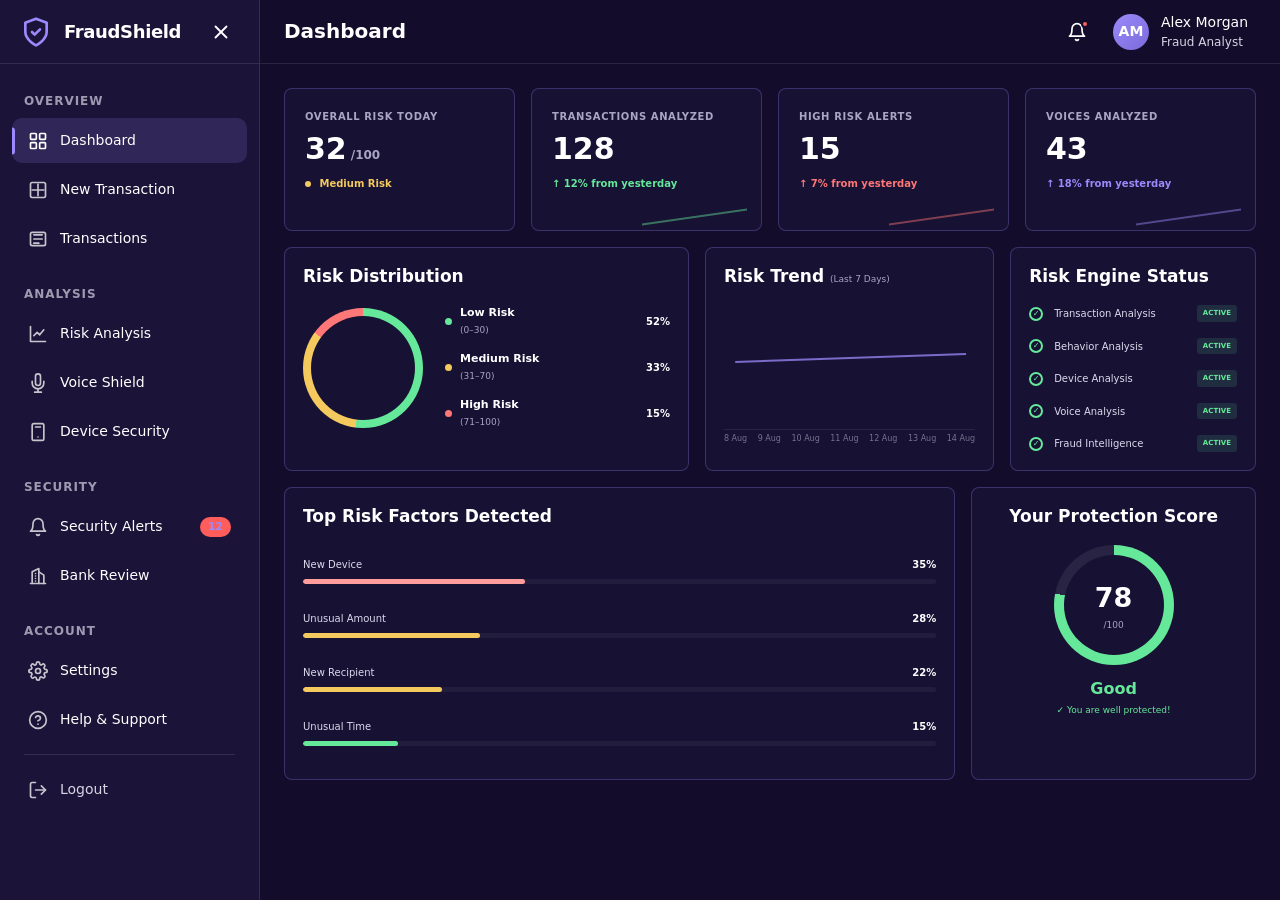
<file: index.html>
<!DOCTYPE html>
<html lang="en">
<head>
  <meta charset="UTF-8">
  <meta name="viewport" content="width=device-width, initial-scale=1.0">
  <meta name="description" content="FraudShield — Intelligent fraud detection for modern fintech">
  <title>FraudShield — Dashboard</title>
  <link rel="stylesheet" href="css/variables.css">
  <link rel="stylesheet" href="css/base.css">
  <link rel="stylesheet" href="css/layout.css">
  <link rel="stylesheet" href="css/components.css">
  <link rel="stylesheet" href="css/responsive.css">
</head>
<body data-page="dashboard" data-page-title="Dashboard">

  <div class="app">

    <!-- Sidebar -->
    <aside class="sidebar" id="sidebar" aria-label="Main navigation">
      <div class="sidebar__brand">
        <img src="assets/icons/shield.svg" alt="" class="sidebar__logo" width="32" height="32">
        <span class="sidebar__title">FraudShield</span>
        <button class="sidebar__close-btn" type="button" aria-label="Close navigation menu">
          <img src="assets/icons/close.svg" alt="" width="22" height="22">
        </button>
      </div>

      <nav class="sidebar__nav" id="sidebar-nav" aria-label="Sidebar">
        <div data-nav-render></div>
      </nav>
    </aside>

    <!-- Mobile overlay -->
    <div class="sidebar-overlay" aria-hidden="true"></div>

    <!-- Main area -->
    <div class="app-main">

      <!-- Top bar -->
      <header class="header">
        <div class="header__left">
          <button class="header__menu-btn" type="button" aria-label="Open navigation menu" aria-expanded="false" aria-controls="sidebar-nav">
            <img src="assets/icons/menu.svg" alt="" width="22" height="22">
          </button>
          <h1 class="header__page-title" data-page-title-render>Dashboard</h1>
        </div>

        <div class="header__right">
          <button class="header__icon-btn header__icon-btn--has-badge" type="button" aria-label="Notifications">
            <img src="assets/icons/bell.svg" alt="" width="20" height="20">
            <span class="header__badge-dot" aria-hidden="true"></span>
          </button>

          <div class="header__user" data-header-user-render></div>
        </div>
      </header>

      <!-- Page content slot — individual pages inject content here -->
<main class="content">
  <div class="content__slot" id="page-content">

    <!-- Dashboard Overview Cards -->
    <section class="dashboard-stats">

      <article class="dashboard-card">
        <div class="dashboard-card__label">OVERALL RISK TODAY</div>
        <div class="dashboard-card__value">32<span>/100</span></div>
        <div class="dashboard-card__status dashboard-card__status--warning">
          <span></span> Medium Risk
        </div>
      </article>

      <article class="dashboard-card">
        <div class="dashboard-card__label">TRANSACTIONS ANALYZED</div>
        <div class="dashboard-card__value">128</div>
        <div class="dashboard-card__status dashboard-card__status--safe">
          ↑ 12% from yesterday
        </div>
        <div class="dashboard-mini-chart dashboard-mini-chart--green"></div>
      </article>

      <article class="dashboard-card">
        <div class="dashboard-card__label">HIGH RISK ALERTS</div>
        <div class="dashboard-card__value">15</div>
        <div class="dashboard-card__status dashboard-card__status--danger">
          ↑ 7% from yesterday
        </div>
        <div class="dashboard-mini-chart dashboard-mini-chart--red"></div>
      </article>

      <article class="dashboard-card">
        <div class="dashboard-card__label">VOICES ANALYZED</div>
        <div class="dashboard-card__value">43</div>
        <div class="dashboard-card__status dashboard-card__status--accent">
          ↑ 18% from yesterday
        </div>
        <div class="dashboard-mini-chart dashboard-mini-chart--purple"></div>
      </article>

    </section>


    <!-- Middle Dashboard -->
    <section class="dashboard-middle">

      <!-- Risk Distribution -->
      <article class="dashboard-panel risk-distribution">
        <div class="dashboard-panel__header">
          <h2>Risk Distribution</h2>
        </div>

        <div class="risk-distribution__body">

          <div class="risk-donut">
            <div class="risk-donut__inner"></div>
          </div>

          <div class="risk-legend">

            <div class="risk-legend__item">
              <span class="risk-dot risk-dot--safe"></span>
              <div>
                <strong>Low Risk</strong>
                <small>(0–30)</small>
              </div>
              <b>52%</b>
            </div>

            <div class="risk-legend__item">
              <span class="risk-dot risk-dot--medium"></span>
              <div>
                <strong>Medium Risk</strong>
                <small>(31–70)</small>
              </div>
              <b>33%</b>
            </div>

            <div class="risk-legend__item">
              <span class="risk-dot risk-dot--high"></span>
              <div>
                <strong>High Risk</strong>
                <small>(71–100)</small>
              </div>
              <b>15%</b>
            </div>

          </div>
        </div>
      </article>


      <!-- Risk Trend -->
      <article class="dashboard-panel risk-trend">
        <div class="dashboard-panel__header">
          <h2>Risk Trend <small>(Last 7 Days)</small></h2>
        </div>

        <div class="risk-chart">
          <div class="risk-chart__line"></div>

          <div class="risk-chart__labels">
            <span>8 Aug</span>
            <span>9 Aug</span>
            <span>10 Aug</span>
            <span>11 Aug</span>
            <span>12 Aug</span>
            <span>13 Aug</span>
            <span>14 Aug</span>
          </div>
        </div>
      </article>


      <!-- Risk Engine -->
      <article class="dashboard-panel risk-engine">
        <div class="dashboard-panel__header">
          <h2>Risk Engine Status</h2>
        </div>

        <div class="engine-list">

          <div>
            <span class="engine-check">✓</span>
            <span>Transaction Analysis</span>
            <b>ACTIVE</b>
          </div>

          <div>
            <span class="engine-check">✓</span>
            <span>Behavior Analysis</span>
            <b>ACTIVE</b>
          </div>

          <div>
            <span class="engine-check">✓</span>
            <span>Device Analysis</span>
            <b>ACTIVE</b>
          </div>

          <div>
            <span class="engine-check">✓</span>
            <span>Voice Analysis</span>
            <b>ACTIVE</b>
          </div>

          <div>
            <span class="engine-check">✓</span>
            <span>Fraud Intelligence</span>
            <b>ACTIVE</b>
          </div>

        </div>
      </article>

    </section>


    <!-- Bottom Dashboard -->
    <section class="dashboard-bottom">

      <!-- Risk Factors -->
      <article class="dashboard-panel risk-factors">

        <div class="dashboard-panel__header">
          <h2>Top Risk Factors Detected</h2>
        </div>

        <div class="risk-factor">
          <div>
            <span>New Device</span>
            <b>35%</b>
          </div>
          <div class="risk-bar">
            <span style="width:35%"></span>
          </div>
        </div>

        <div class="risk-factor">
          <div>
            <span>Unusual Amount</span>
            <b>28%</b>
          </div>
          <div class="risk-bar risk-bar--yellow">
            <span style="width:28%"></span>
          </div>
        </div>

        <div class="risk-factor">
          <div>
            <span>New Recipient</span>
            <b>22%</b>
          </div>
          <div class="risk-bar risk-bar--yellow">
            <span style="width:22%"></span>
          </div>
        </div>

        <div class="risk-factor">
          <div>
            <span>Unusual Time</span>
            <b>15%</b>
          </div>
          <div class="risk-bar risk-bar--green">
            <span style="width:15%"></span>
          </div>
        </div>

      </article>


      <!-- Protection Score -->
      <article class="dashboard-panel protection-score">

        <div class="dashboard-panel__header">
          <h2>Your Protection Score</h2>
        </div>

        <div class="score-circle">
          <div>
            <strong>78</strong>
            <span>/100</span>
          </div>
        </div>

        <h3>Good</h3>
        <p>✓ You are well protected!</p>

      </article>

    </section>

  </div>
</main>

    </div>
  </div>

  <script src="js/utils.js"></script>
  <script src="js/mock-data.js"></script>
  <script src="js/main.js"></script>
</body>
</html>
</file>
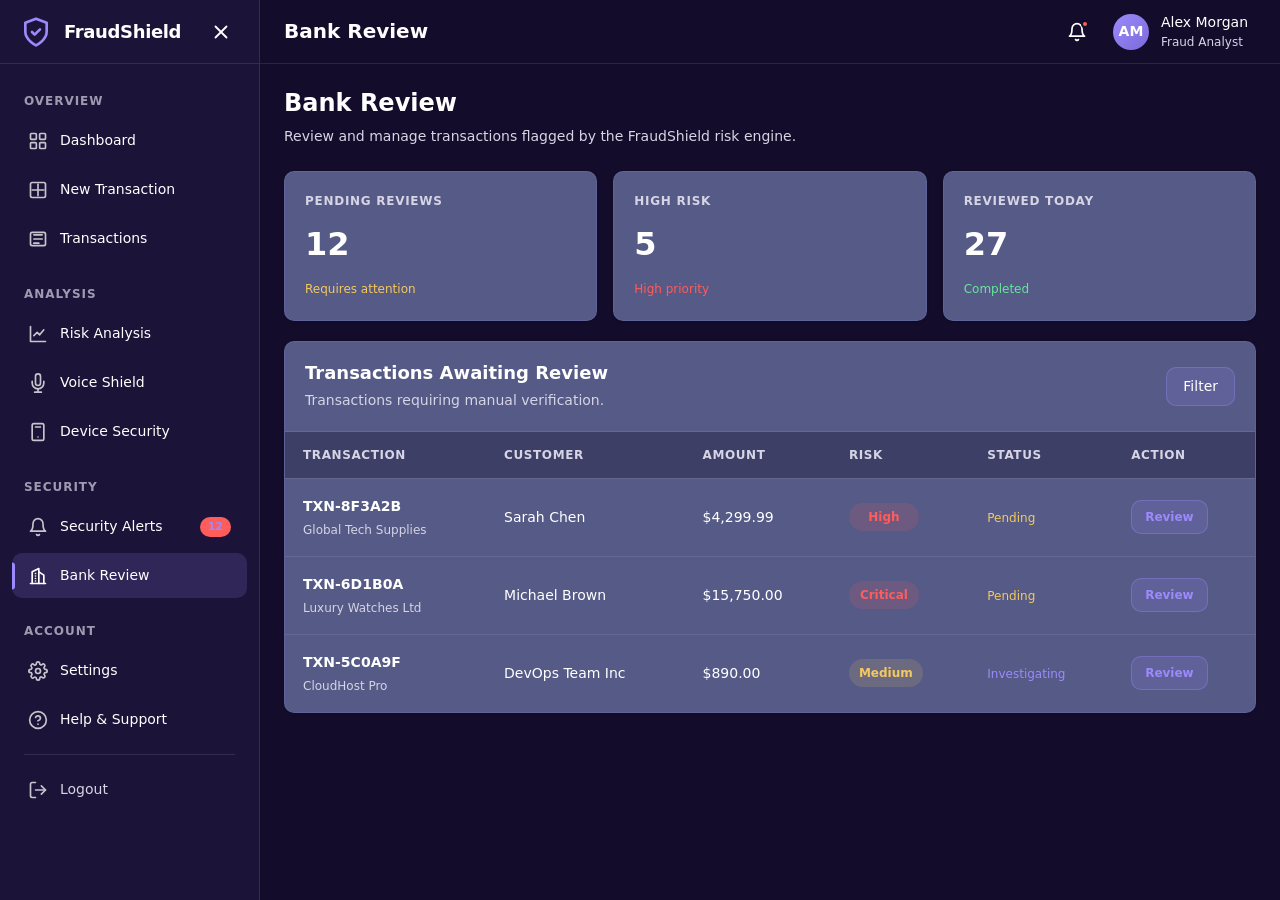
<file: pages/bank-review.html>
<!DOCTYPE html>
<html lang="en">

<head>
  <meta charset="UTF-8">
  <meta name="viewport" content="width=device-width, initial-scale=1.0">

  <meta
    name="description"
    content="FraudShield — Bank Review"
  >

  <title>FraudShield — Bank Review</title>

  <!-- Global CSS -->
  <link rel="stylesheet" href="../css/variables.css">
  <link rel="stylesheet" href="../css/base.css">
  <link rel="stylesheet" href="../css/layout.css">
  <link rel="stylesheet" href="../css/components.css">
  <link rel="stylesheet" href="../css/responsive.css">
  <link rel="stylesheet" href="../css/bank-review.css">
</head>

<body data-page="bank-review" data-page-title="Bank Review">

  <div class="app">

    <!-- ================= SIDEBAR ================= -->

    <aside
      class="sidebar"
      id="sidebar"
      aria-label="Main navigation"
    >

      <!-- Brand -->
      <div class="sidebar__brand">

        <img
          src="../assets/icons/shield.svg"
          alt=""
          class="sidebar__logo"
          width="32"
          height="32"
        >

        <span class="sidebar__title">
          FraudShield
        </span>

        <button
          class="sidebar__close-btn"
          type="button"
          aria-label="Close navigation menu"
        >
          <img
            src="../assets/icons/close.svg"
            alt=""
            width="22"
            height="22"
          >
        </button>

      </div>


      <!-- Navigation -->
      <nav
        class="sidebar__nav"
        id="sidebar-nav"
        aria-label="Sidebar"
      >

        <div data-nav-render></div>

      </nav>

    </aside>


    <!-- Mobile overlay -->
    <div
      class="sidebar-overlay"
      aria-hidden="true"
    ></div>


    <!-- ================= MAIN AREA ================= -->

    <div class="app-main">


      <!-- ================= HEADER ================= -->

      <header class="header">

        <div class="header__left">

          <!-- Mobile menu -->
          <button
            class="header__menu-btn"
            type="button"
            aria-label="Open navigation menu"
            aria-expanded="false"
            aria-controls="sidebar-nav"
          >

            <img
              src="../assets/icons/menu.svg"
              alt=""
              width="22"
              height="22"
            >

          </button>


          <!-- Page title -->
          <h1
            class="header__page-title"
            data-page-title-render
          >
            Bank Review
          </h1>

        </div>


        <!-- Header right -->
        <div class="header__right">

          <!-- Notification -->
          <button
            class="header__icon-btn header__icon-btn--has-badge"
            type="button"
            aria-label="Notifications"
          >

            <img
              src="../assets/icons/bell.svg"
              alt=""
              width="20"
              height="20"
            >

            <span
              class="header__badge-dot"
              aria-hidden="true"
            ></span>

          </button>


          <!-- User -->
          <div
            class="header__user"
            data-header-user-render
          ></div>

        </div>

      </header>


      <!-- ================= PAGE CONTENT ================= -->

      <main class="content">

        <div class="content__slot">


          <!-- Page heading -->

          <section class="content__header">

            <h2 class="content__title">
              Bank Review
            </h2>

            <p class="content__subtitle">
              Review and manage transactions flagged by the FraudShield risk engine.
            </p>

          </section>


          <!-- ================= REVIEW CONTENT ================= -->

          <section class="bank-review-page">

            <!-- Review summary -->
            <div class="bank-review-stats">

              <article class="bank-review-card">

                <span class="bank-review-card__label">
                  PENDING REVIEWS
                </span>

                <strong class="bank-review-card__value">
                  12
                </strong>

                <span class="bank-review-card__status bank-review-card__status--warning">
                  Requires attention
                </span>

              </article>


              <article class="bank-review-card">

                <span class="bank-review-card__label">
                  HIGH RISK
                </span>

                <strong class="bank-review-card__value">
                  5
                </strong>

                <span class="bank-review-card__status bank-review-card__status--danger">
                  High priority
                </span>

              </article>


              <article class="bank-review-card">

                <span class="bank-review-card__label">
                  REVIEWED TODAY
                </span>

                <strong class="bank-review-card__value">
                  27
                </strong>

                <span class="bank-review-card__status bank-review-card__status--safe">
                  Completed
                </span>

              </article>

            </div>


            <!-- Review table -->

            <article class="bank-review-panel">

              <div class="bank-review-panel__header">

                <div>
                  <h3>
                    Transactions Awaiting Review
                  </h3>

                  <p>
                    Transactions requiring manual verification.
                  </p>
                </div>

                <button
                  class="bank-review-filter"
                  type="button"
                >
                  Filter
                </button>

              </div>


              <div class="bank-review-table-wrapper">

                <table class="bank-review-table">

                  <thead>

                    <tr>
                      <th>Transaction</th>
                      <th>Customer</th>
                      <th>Amount</th>
                      <th>Risk</th>
                      <th>Status</th>
                      <th>Action</th>
                    </tr>

                  </thead>


                  <tbody>

                    <!-- ================= TRANSACTION 1 ================= -->

                    <tr
                      data-transaction-id="TXN-8F3A2B"
                      data-merchant="Global Tech Supplies"
                      data-customer="Sarah Chen"
                      data-amount="$4,299.99"
                      data-risk="High"
                      data-location="New York"
                      data-reason="Unusual transaction amount and location"
                    >

                      <td>
                        <strong>TXN-8F3A2B</strong>
                        <small>Global Tech Supplies</small>
                      </td>

                      <td>
                        Sarah Chen
                      </td>

                      <td>
                        $4,299.99
                      </td>

                      <td>
                        <span class="risk-badge risk-badge--high">
                          High
                        </span>
                      </td>

                      <td>
                        <span class="review-status review-status--pending">
                          Pending
                        </span>
                      </td>

                      <td>
                        <button
                          class="review-action"
                          type="button"
                        >
                          Review
                        </button>
                      </td>

                    </tr>


                    <!-- ================= TRANSACTION 2 ================= -->

                    <tr
                      data-transaction-id="TXN-6D1B0A"
                      data-merchant="Luxury Watches Ltd"
                      data-customer="Michael Brown"
                      data-amount="$15,750.00"
                      data-risk="Critical"
                      data-location="Chicago"
                      data-reason="Extremely high transaction amount detected"
                    >

                      <td>
                        <strong>TXN-6D1B0A</strong>
                        <small>Luxury Watches Ltd</small>
                      </td>

                      <td>
                        Michael Brown
                      </td>

                      <td>
                        $15,750.00
                      </td>

                      <td>
                        <span class="risk-badge risk-badge--critical">
                          Critical
                        </span>
                      </td>

                      <td>
                        <span class="review-status review-status--pending">
                          Pending
                        </span>
                      </td>

                      <td>
                        <button
                          class="review-action"
                          type="button"
                        >
                          Review
                        </button>
                      </td>

                    </tr>


                    <!-- ================= TRANSACTION 3 ================= -->

                    <tr
                      data-transaction-id="TXN-5C0A9F"
                      data-merchant="CloudHost Pro"
                      data-customer="DevOps Team Inc"
                      data-amount="$890.00"
                      data-risk="Medium"
                      data-location="Boston"
                      data-reason="Transaction pattern requires further investigation"
                    >

                      <td>
                        <strong>TXN-5C0A9F</strong>
                        <small>CloudHost Pro</small>
                      </td>

                      <td>
                        DevOps Team Inc
                      </td>

                      <td>
                        $890.00
                      </td>

                      <td>
                        <span class="risk-badge risk-badge--medium">
                          Medium
                        </span>
                      </td>

                      <td>
                        <span class="review-status review-status--review">
                          Investigating
                        </span>
                      </td>

                      <td>
                        <button
                          class="review-action"
                          type="button"
                        >
                          Review
                        </button>
                      </td>

                    </tr>


                  </tbody>

                </table>

              </div>

            </article>

          </section>

        </div>

      </main>

    </div>

  </div>


  <!-- ================= JAVASCRIPT ================= -->

  <script src="../js/utils.js"></script>
  <script src="../js/mock-data.js"></script>
  <script src="../js/main.js"></script>
  <script src="../js/bank-review.js"></script>

</body>

</html>
</file>
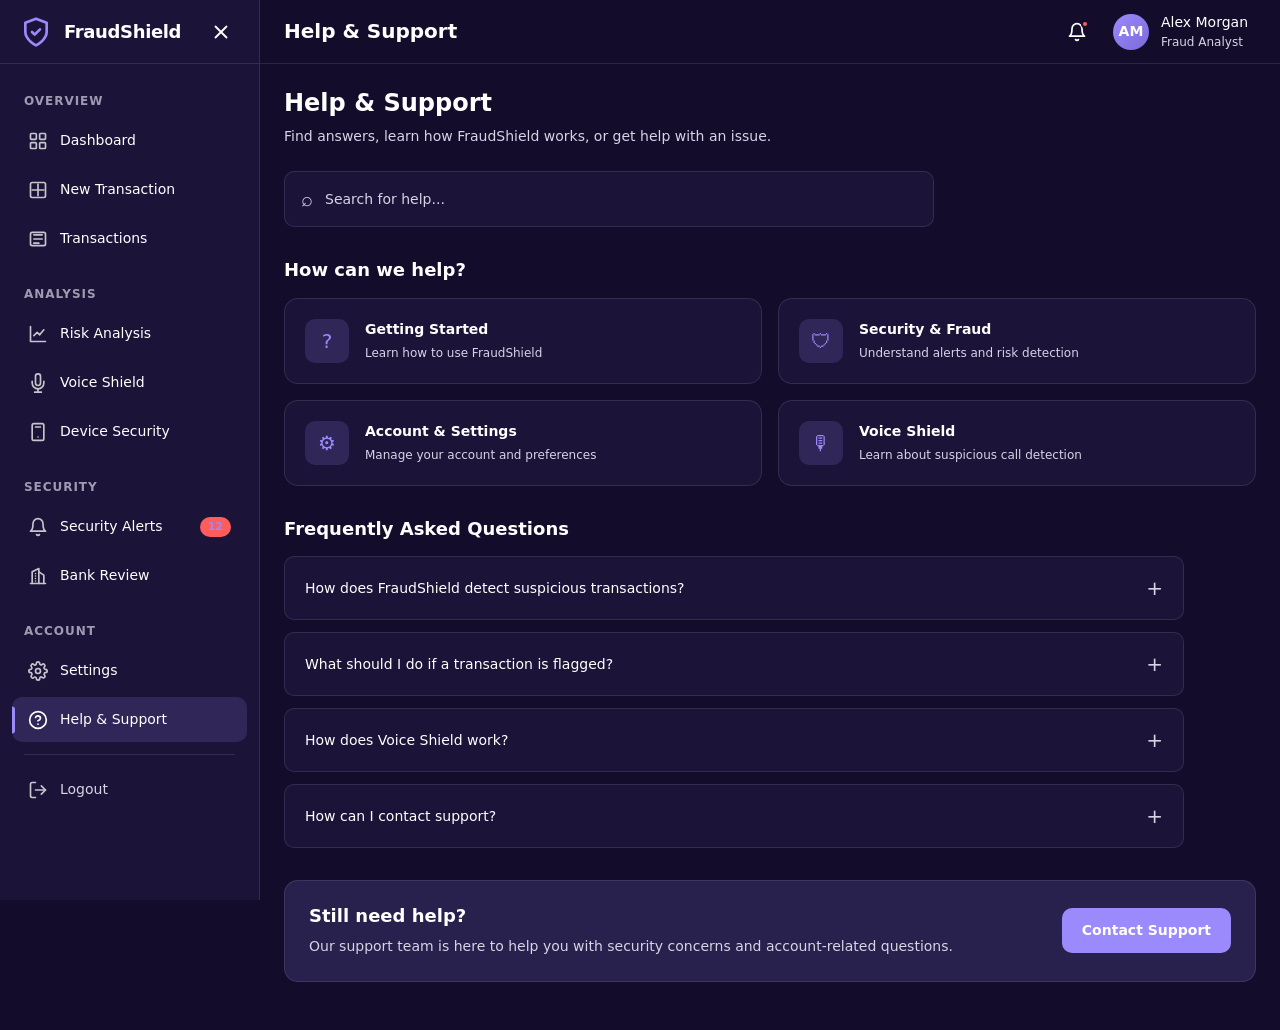
<file: pages/help.html>
<!DOCTYPE html>
<html lang="en">

<head>
    <meta charset="UTF-8">
    <meta name="viewport" content="width=device-width, initial-scale=1.0">

    <meta name="description" content="FraudShield Help & Support">

    <title>FraudShield — Help & Support</title>

    <link rel="stylesheet" href="../css/variables.css">
    <link rel="stylesheet" href="../css/base.css">
    <link rel="stylesheet" href="../css/layout.css">
    <link rel="stylesheet" href="../css/components.css">
    <link rel="stylesheet" href="../css/responsive.css">

    <!-- Help & Support styles -->
    <link rel="stylesheet" href="../css/help.css">
</head>

<body data-page="help" data-page-title="Help & Support">

    <div class="app">

        <!-- Sidebar -->
        <aside class="sidebar" id="sidebar" aria-label="Main navigation">

            <div class="sidebar__brand">

                <img src="../assets/icons/shield.svg" alt="" class="sidebar__logo" width="32" height="32">

                <span class="sidebar__title">
                    FraudShield
                </span>

                <button class="sidebar__close-btn" type="button" aria-label="Close navigation menu">
                    <img src="../assets/icons/close.svg" alt="" width="22" height="22">
                </button>

            </div>

            <nav class="sidebar__nav" id="sidebar-nav" aria-label="Sidebar">
                <div data-nav-render></div>
            </nav>

        </aside>


        <!-- Mobile overlay -->
        <div class="sidebar-overlay" aria-hidden="true"></div>


        <!-- Main application area -->
        <div class="app-main">

            <!-- Header -->
            <header class="header">

                <div class="header__left">

                    <button class="header__menu-btn" type="button" aria-label="Open navigation menu"
                        aria-expanded="false" aria-controls="sidebar-nav">
                        <img src="../assets/icons/menu.svg" alt="" width="22" height="22">
                    </button>

                    <h1 class="header__page-title" data-page-title-render>
                        Help & Support
                    </h1>

                </div>


                <div class="header__right">

                    <button class="header__icon-btn header__icon-btn--has-badge" type="button"
                        aria-label="Notifications">
                        <img src="../assets/icons/bell.svg" alt="" width="20" height="20">

                        <span class="header__badge-dot" aria-hidden="true"></span>

                    </button>

                    <div class="header__user" data-header-user-render></div>

                </div>

            </header>

            <!-- Support Modal -->
            <div class="support-modal" id="support-modal" aria-hidden="true">
                <div class="support-modal__overlay" data-modal-close></div>

                <div class="support-modal__content" role="dialog" aria-modal="true"
                    aria-labelledby="support-modal-title">

                    <button type="button" class="support-modal__close" id="support-modal-close"
                        aria-label="Close support form">
                        ×
                    </button>

                    <h2 id="support-modal-title">
                        Contact Support
                    </h2>

                    <p>
                        Tell us about your issue and our support team will help you.
                    </p>

                    <form id="support-form">

                        <div class="support-form__group">
                            <label for="support-name">
                                Name
                            </label>

                            <input type="text" id="support-name" placeholder="Enter your name" required>
                        </div>

                        <div class="support-form__group">
                            <label for="support-email">
                                Email
                            </label>

                            <input type="email" id="support-email" placeholder="Enter your email" required>
                        </div>

                        <div class="support-form__group">
                            <label for="support-issue">
                                Issue
                            </label>

                            <select id="support-issue" required>
                                <option value="">Select an issue</option>
                                <option value="transaction">Transaction Shield</option>
                                <option value="voice">Voice Shield</option>
                                <option value="account">Account & Settings</option>
                                <option value="technical">Technical Issue</option>
                                <option value="other">Other</option>
                            </select>
                        </div>

                        <div class="support-form__group">
                            <label for="support-message">
                                Message
                            </label>

                            <textarea id="support-message" rows="4" placeholder="Describe your issue..."
                                required></textarea>
                        </div>

                        <button type="submit" class="support-form__submit">
                            Submit Request
                        </button>

                    </form>

                </div>
            </div>
            <!-- Help & Support content -->
            <main class="content">

                <div class="help-page">

                    <!-- Page heading -->
                    <div class="help-page__intro">

                        <h2 class="help-page__title">
                            Help & Support
                        </h2>

                        <p class="help-page__description">
                            Find answers, learn how FraudShield works, or get help with an issue.
                        </p>

                    </div>


                    <!-- Search -->
                    <section class="help-search">

                        <div class="help-search__icon">
                            ⌕
                        </div>

                        <input type="search" id="help-search-input" placeholder="Search for help..."
                            aria-label="Search for help">

                    </section>


                    <!-- Quick help -->
                    <section class="help-section">

                        <h3 class="help-section__title">
                            How can we help?
                        </h3>

                        <div class="help-options">

                            <button type="button" class="help-option" id="getting-started-btn">

                                <span class="help-option__icon">
                                    ?
                                </span>

                                <span class="help-option__content">

                                    <strong>
                                        Getting Started
                                    </strong>

                                    <small>
                                        Learn how to use FraudShield
                                    </small>

                                </span>

                            </button>


                            <button type="button" class="help-option" id="security-fraud-btn">

                                <span class="help-option__icon">
                                    🛡
                                </span>

                                <span class="help-option__content">

                                    <strong>
                                        Security & Fraud
                                    </strong>

                                    <small>
                                        Understand alerts and risk detection
                                    </small>

                                </span>

                            </button>


                            <button type="button" class="help-option" id="account-settings-btn">

                                <span class="help-option__icon">
                                    ⚙
                                </span>

                                <span class="help-option__content">

                                    <strong>
                                        Account & Settings
                                    </strong>

                                    <small>
                                        Manage your account and preferences
                                    </small>

                                </span>

                            </button>


                            <button type="button" class="help-option" id="voice-shield-btn">
                                <span class="help-option__icon">
                                    🎙
                                </span>

                                <span class="help-option__content">

                                    <strong>
                                        Voice Shield
                                    </strong>

                                    <small>
                                        Learn about suspicious call detection
                                    </small>

                                </span>

                            </button>

                        </div>

                    </section>


                    <!-- Frequently asked questions -->
                    <section class="help-section">

                        <h3 class="help-section__title">
                            Frequently Asked Questions
                        </h3>

                        <div class="faq-list">

                            <article class="faq-item">

                                <button type="button" class="faq-item__question">
                                    <span>
                                        How does FraudShield detect suspicious transactions?
                                    </span>

                                    <span>
                                        +
                                    </span>

                                </button>

                                <div class="faq-item__answer">
                                    FraudShield analyzes transaction behavior, device information,
                                    transaction amount, timing, recipient history, and other risk
                                    indicators to identify unusual activity.
                                </div>

                            </article>


                            <article class="faq-item">

                                <button type="button" class="faq-item__question">
                                    <span>
                                        What should I do if a transaction is flagged?
                                    </span>

                                    <span>
                                        +
                                    </span>

                                </button>

                                <div class="faq-item__answer">
                                    Review the risk indicators carefully. If you do not recognize
                                    the transaction, secure your account and follow the recommended
                                    action shown by FraudShield.
                                </div>

                            </article>


                            <article class="faq-item">

                                <button type="button" class="faq-item__question">
                                    <span>
                                        How does Voice Shield work?
                                    </span>

                                    <span>
                                        +
                                    </span>

                                </button>

                                <div class="faq-item__answer">
                                    Voice Shield analyzes suspicious calls for social-engineering
                                    indicators such as urgency, OTP requests, threatening language,
                                    and bank impersonation.
                                </div>

                            </article>


                            <article class="faq-item">

                                <button type="button" class="faq-item__question">
                                    <span>
                                        How can I contact support?
                                    </span>

                                    <span>
                                        +
                                    </span>

                                </button>

                                <div class="faq-item__answer">
                                    If you need additional assistance, contact the FraudShield
                                    support team using the support options provided below.
                                </div>

                            </article>

                        </div>

                    </section>


                    <!-- Contact support -->
                    <section class="help-contact">

                        <div class="help-contact__content">

                            <h3>
                                Still need help?
                            </h3>

                            <p>
                                Our support team is here to help you with security concerns
                                and account-related questions.
                            </p>

                        </div>

                        <button type="button" class="help-contact__button" id="contact-support-btn">
                            Contact Support
                        </button>

                    </section>

                </div>

            </main>

        </div>

    </div>


    <!-- Shared JavaScript -->
    <script src="../js/utils.js"></script>
    <script src="../js/mock-data.js"></script>
    <script src="../js/main.js"></script>

    <!-- Help & Support JavaScript -->
    <script src="../js/help.js"></script>

</body>

</html>
</file>
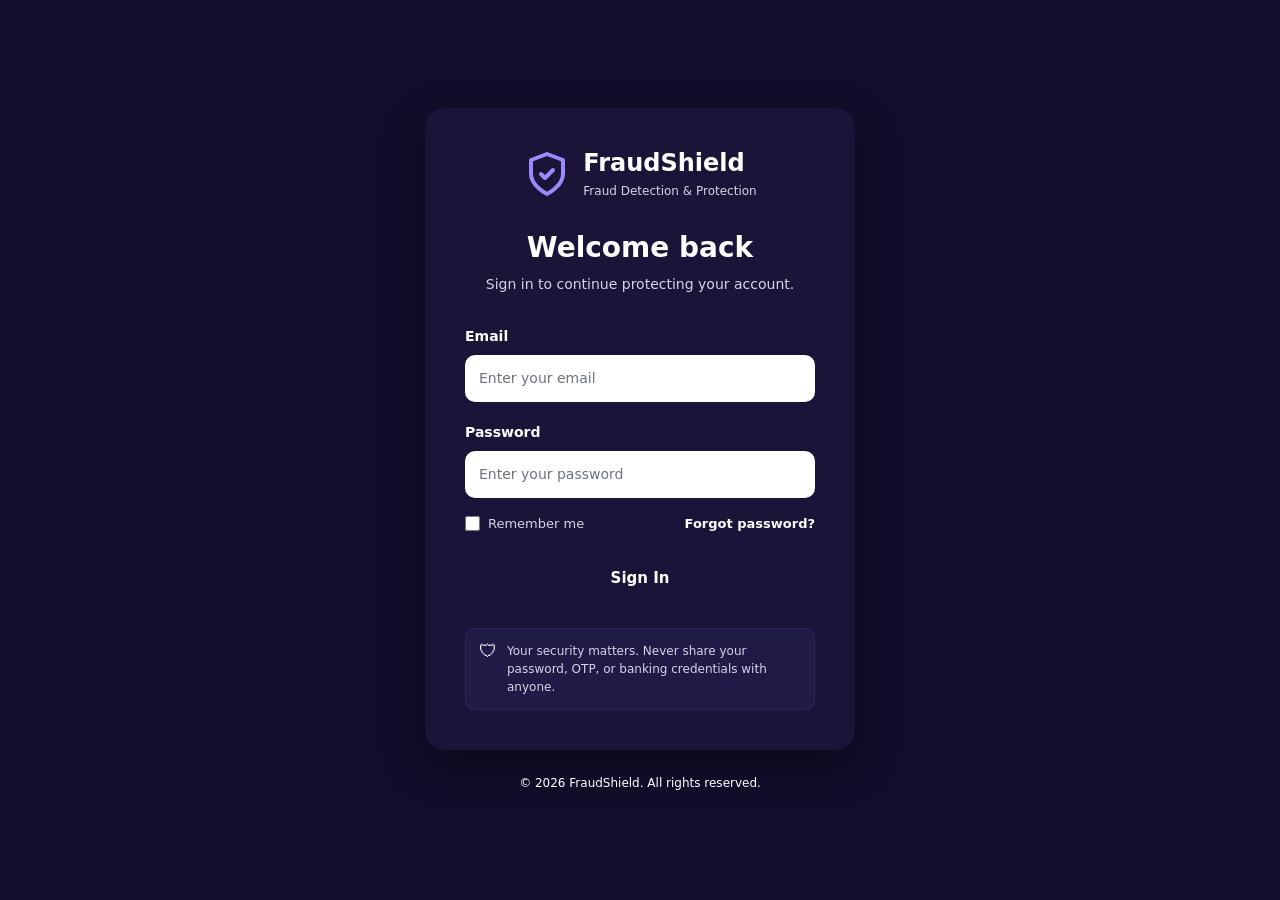
<file: pages/login.html>
<!DOCTYPE html>
<html lang="en">

<head>
    <meta charset="UTF-8">
    <meta name="viewport" content="width=device-width, initial-scale=1.0">

    <meta
        name="description"
        content="FraudShield Login"
    >

    <title>FraudShield — Login</title>

    <link rel="stylesheet" href="../css/variables.css">
    <link rel="stylesheet" href="../css/base.css">
    <link rel="stylesheet" href="../css/login.css">
</head>

<body data-page="login" data-page-title="Login">

    <main class="login-page">

        <section class="login-card">

            <!-- Brand -->
            <div class="login-brand">

                <img
                    src="../assets/icons/shield.svg"
                    alt=""
                    class="login-brand__logo"
                    width="48"
                    height="48"
                >

                <div>
                    <h1 class="login-brand__title">
                        FraudShield
                    </h1>

                    <p class="login-brand__subtitle">
                        Fraud Detection & Protection
                    </p>
                </div>

            </div>


            <!-- Heading -->
            <div class="login-header">

                <h2>
                    Welcome back
                </h2>

                <p>
                    Sign in to continue protecting your account.
                </p>

            </div>


            <!-- Login form -->
            <form
                class="login-form"
                id="login-form"
            >

                <div class="login-form__group">

                    <label for="login-email">
                        Email
                    </label>

                    <input
                        type="email"
                        id="login-email"
                        name="email"
                        placeholder="Enter your email"
                        autocomplete="email"
                        required
                    >

                </div>


                <div class="login-form__group">

                    <label for="login-password">
                        Password
                    </label>

                    <input
                        type="password"
                        id="login-password"
                        name="password"
                        placeholder="Enter your password"
                        autocomplete="current-password"
                        required
                    >

                </div>


                <div class="login-form__options">

                    <label class="login-remember">

                        <input
                            type="checkbox"
                            id="remember-me"
                        >

                        <span>
                            Remember me
                        </span>

                    </label>


                    <button
                        type="button"
                        class="login-forgot"
                        id="forgot-password-btn"
                    >
                        Forgot password?
                    </button>

                </div>


                <button
                    type="submit"
                    class="login-submit"
                >
                    Sign In
                </button>

            </form>


            <!-- Security message -->
            <div class="login-security">

                <span class="login-security__icon">
                    🛡
                </span>

                <p>
                    Your security matters. Never share your password,
                    OTP, or banking credentials with anyone.
                </p>

            </div>

        </section>


        <p class="login-footer">
            © 2026 FraudShield. All rights reserved.
        </p>

    </main>


    <script src="../js/login.js"></script>

</body>

</html>
</file>
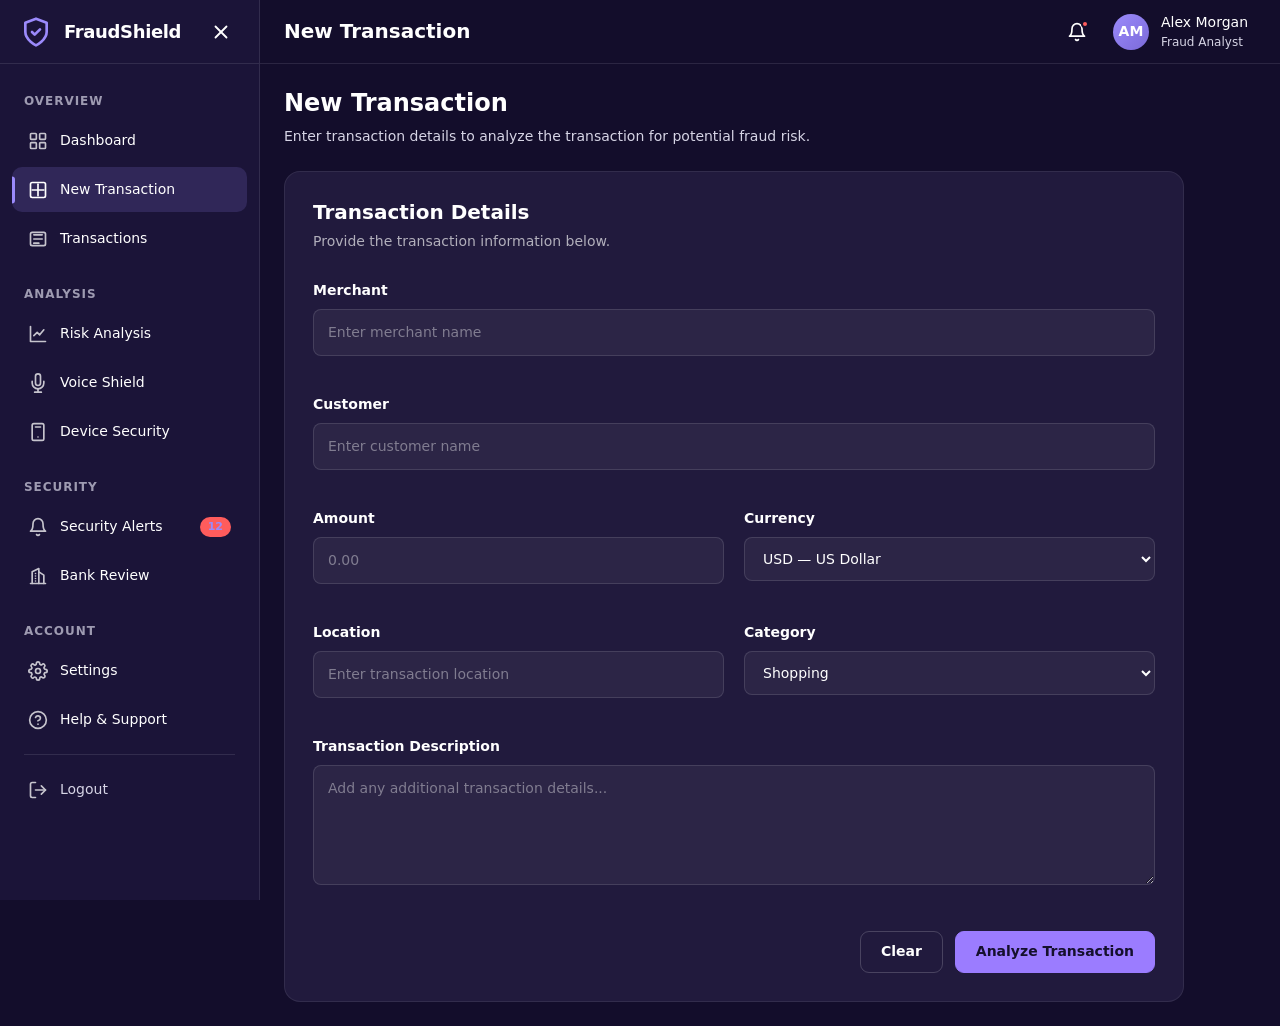
<file: pages/new-transaction.html>
<!DOCTYPE html>
<html lang="en">

<head>
  <meta charset="UTF-8">
  <meta name="viewport" content="width=device-width, initial-scale=1.0">

  <meta
    name="description"
    content="FraudShield — New Transaction"
  >

  <title>FraudShield — New Transaction</title>

  <!-- Global CSS -->
  <link rel="stylesheet" href="../css/variables.css">
<link rel="stylesheet" href="../css/base.css">
<link rel="stylesheet" href="../css/layout.css">
<link rel="stylesheet" href="../css/components.css">
<link rel="stylesheet" href="../css/responsive.css">
<link rel="stylesheet" href="../css/new-transaction.css">
</head>

<body data-page="new-transaction" data-page-title="New Transaction">

  <div class="app">

    <!-- ================= SIDEBAR ================= -->

    <aside
      class="sidebar"
      id="sidebar"
      aria-label="Main navigation"
    >

      <div class="sidebar__brand">

        <img
          src="../assets/icons/shield.svg"
          alt=""
          class="sidebar__logo"
          width="32"
          height="32"
        >

        <span class="sidebar__title">
          FraudShield
        </span>

        <button
          class="sidebar__close-btn"
          type="button"
          aria-label="Close navigation menu"
        >
          <img
            src="../assets/icons/close.svg"
            alt=""
            width="22"
            height="22"
          >
        </button>

      </div>

      <nav
        class="sidebar__nav"
        id="sidebar-nav"
        aria-label="Sidebar"
      >
        <div data-nav-render></div>
      </nav>

    </aside>


    <!-- Mobile overlay -->
    <div
      class="sidebar-overlay"
      aria-hidden="true"
    ></div>


    <!-- ================= MAIN AREA ================= -->

    <div class="app-main">

      <!-- ================= HEADER ================= -->

      <header class="header">

        <div class="header__left">

          <button
            class="header__menu-btn"
            type="button"
            aria-label="Open navigation menu"
            aria-expanded="false"
            aria-controls="sidebar-nav"
          >
            <img
              src="../assets/icons/menu.svg"
              alt=""
              width="22"
              height="22"
            >
          </button>

          <h1
            class="header__page-title"
            data-page-title-render
          >
            New Transaction
          </h1>

        </div>


        <div class="header__right">

          <button
            class="header__icon-btn header__icon-btn--has-badge"
            type="button"
            aria-label="Notifications"
          >
            <img
              src="../assets/icons/bell.svg"
              alt=""
              width="20"
              height="20"
            >

            <span
              class="header__badge-dot"
              aria-hidden="true"
            ></span>

          </button>

          <div
            class="header__user"
            data-header-user-render
          ></div>

        </div>

      </header>


      <!-- ================= PAGE CONTENT ================= -->

      <main class="content">

        <div class="content__slot">

          <section class="content__header">

            <h2 class="content__title">
              New Transaction
            </h2>

            <p class="content__subtitle">
              Enter transaction details to analyze the transaction for potential fraud risk.
            </p>

          </section>


          <!-- ================= TRANSACTION FORM ================= -->

          <section class="new-transaction-page">

            <article class="new-transaction-panel">

              <div class="new-transaction-panel__header">

                <div>
                  <h3>
                    Transaction Details
                  </h3>

                  <p>
                    Provide the transaction information below.
                  </p>
                </div>

              </div>


              <form
                class="new-transaction-form"
                id="new-transaction-form"
              >

                <div class="form-group">

                  <label for="merchant">
                    Merchant
                  </label>

                  <input
                    type="text"
                    id="merchant"
                    name="merchant"
                    placeholder="Enter merchant name"
                    required
                  >

                </div>


                <div class="form-group">

                  <label for="customer">
                    Customer
                  </label>

                  <input
                    type="text"
                    id="customer"
                    name="customer"
                    placeholder="Enter customer name"
                    required
                  >

                </div>


                <div class="form-row">

                  <div class="form-group">

                    <label for="amount">
                      Amount
                    </label>

                    <input
                      type="number"
                      id="amount"
                      name="amount"
                      placeholder="0.00"
                      min="0"
                      step="0.01"
                      required
                    >

                  </div>


                  <div class="form-group">

                    <label for="currency">
                      Currency
                    </label>

                    <select
                      id="currency"
                      name="currency"
                    >
                      <option value="USD">USD — US Dollar</option>
                      <option value="INR">INR — Indian Rupee</option>
                      <option value="EUR">EUR — Euro</option>
                      <option value="GBP">GBP — British Pound</option>
                    </select>

                  </div>

                </div>


                <div class="form-row">

                  <div class="form-group">

                    <label for="location">
                      Location
                    </label>

                    <input
                      type="text"
                      id="location"
                      name="location"
                      placeholder="Enter transaction location"
                      required
                    >

                  </div>


                  <div class="form-group">

                    <label for="category">
                      Category
                    </label>

                    <select
                      id="category"
                      name="category"
                    >
                      <option value="shopping">Shopping</option>
                      <option value="technology">Technology</option>
                      <option value="travel">Travel</option>
                      <option value="food">Food & Dining</option>
                      <option value="services">Services</option>
                      <option value="other">Other</option>
                    </select>

                  </div>

                </div>


                <div class="form-group">

                  <label for="description">
                    Transaction Description
                  </label>

                  <textarea
                    id="description"
                    name="description"
                    rows="4"
                    placeholder="Add any additional transaction details..."
                  ></textarea>

                </div>


                <div class="new-transaction-form__actions">

                  <button
                    type="reset"
                    class="btn btn--secondary"
                  >
                    Clear
                  </button>

                  <button
                    type="submit"
                    class="btn btn--primary"
                  >
                    Analyze Transaction
                  </button>

                </div>

              </form>

            </article>

          </section>

        </div>

      </main>

    </div>

  </div>


  <!-- ================= JAVASCRIPT ================= -->

  <script src="../js/utils.js"></script>
<script src="../js/mock-data.js"></script>
<script src="../js/main.js"></script>
<script src="../js/new-transaction.js"></script>

</body>

</html>
</file>
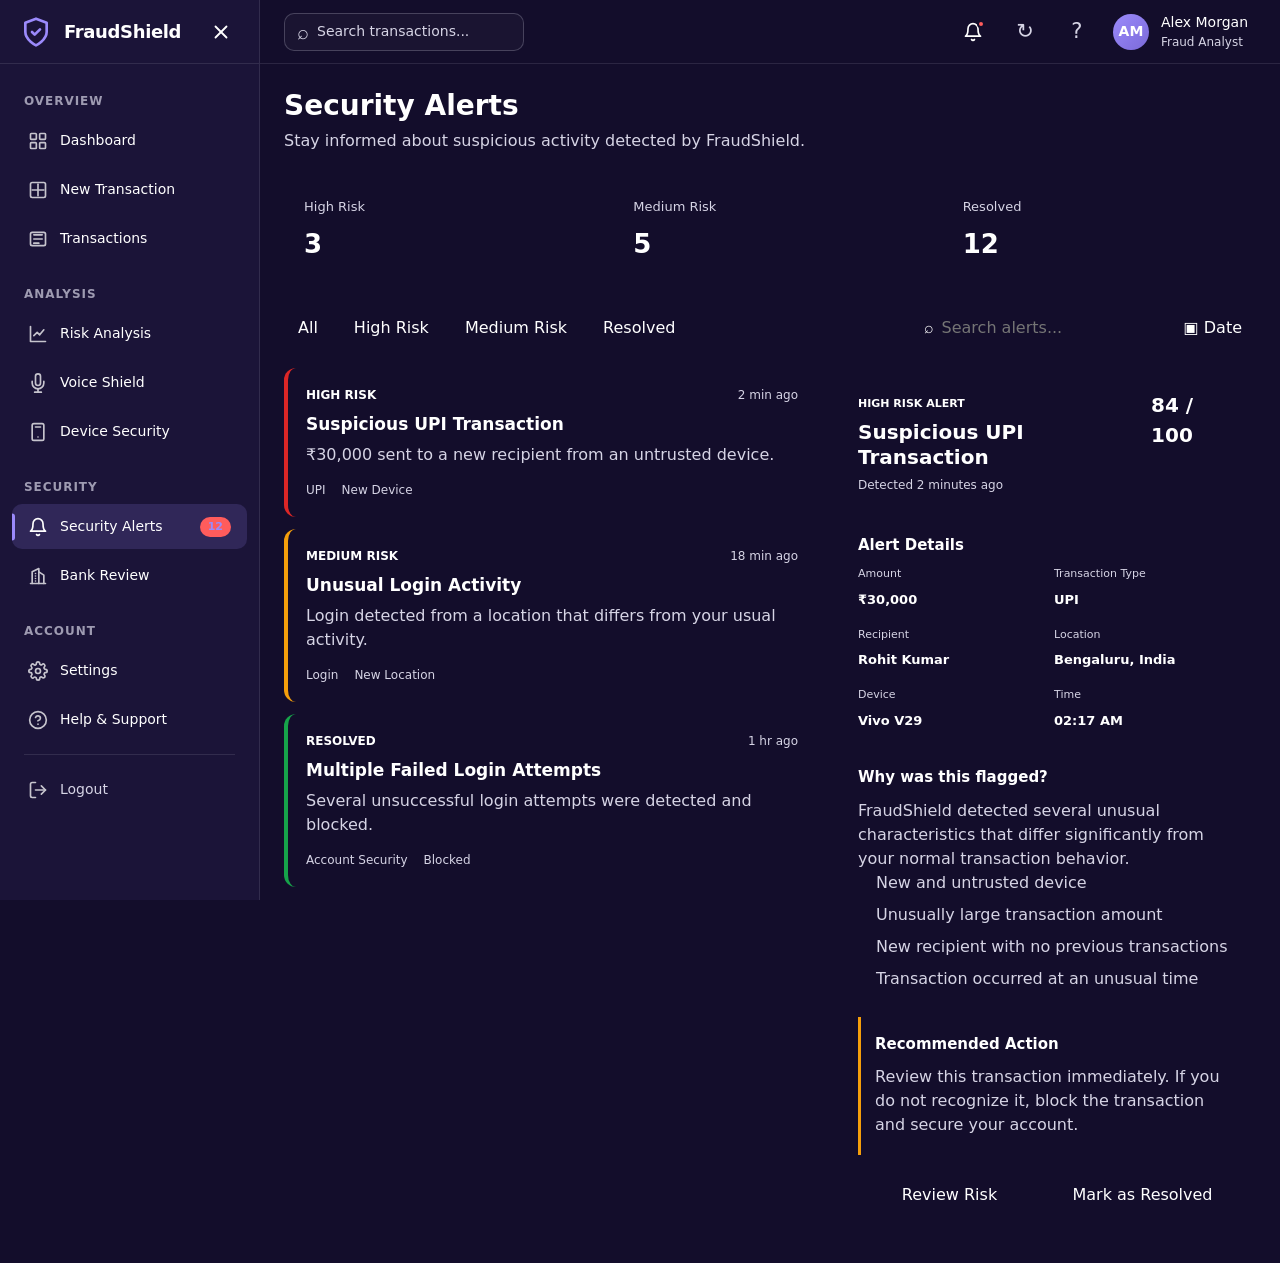
<file: pages/security-alerts.html>
<!DOCTYPE html>
<html lang="en">

<head>
    <meta charset="UTF-8">
    <meta name="viewport" content="width=device-width, initial-scale=1.0">
    <meta name="description" content="FraudShield Risk Analysis">
    <title>FraudShield — Security Alerts</title>

    <link rel="stylesheet" href="../css/variables.css">
    <link rel="stylesheet" href="../css/base.css">
    <link rel="stylesheet" href="../css/layout.css">
    <link rel="stylesheet" href="../css/components.css">
    <link rel="stylesheet" href="../css/responsive.css">
    <link rel="stylesheet" href="../css/security-alerts.css">
</head>

<body data-page="security-alerts" data-page-title="Security Alerts">

    <div class="app">

        <!-- Sidebar -->
        <aside class="sidebar" id="sidebar" aria-label="Main navigation">

            <div class="sidebar__brand">
                <img src="../assets/icons/shield.svg" alt="" class="sidebar__logo" width="32" height="32">

                <span class="sidebar__title">FraudShield</span>

                <button class="sidebar__close-btn" type="button" aria-label="Close navigation menu">
                    <img src="../assets/icons/close.svg" alt="" width="22" height="22">
                </button>
            </div>

            <nav class="sidebar__nav" id="sidebar-nav" aria-label="Sidebar">
                <div data-nav-render></div>
            </nav>

        </aside>

        <!-- Mobile overlay -->
        <div class="sidebar-overlay" aria-hidden="true"></div>

        <!-- Main -->
        <div class="app-main">

            <!-- Header -->
            <header class="header">

                <div class="header__left">

                    <button class="header__menu-btn" type="button" aria-label="Open navigation menu"
                        aria-expanded="false" aria-controls="sidebar-nav">
                        <img src="../assets/icons/menu.svg" alt="" width="22" height="22">
                    </button>

                    <div class="risk-search">
                        <span class="risk-search__icon">⌕</span>
                        <input type="search" placeholder="Search transactions..." aria-label="Search transactions">
                    </div>

                </div>

                <div class="header__right">

                    <button class="header__icon-btn header__icon-btn--has-badge" type="button"
                        aria-label="Notifications">
                        <img src="../assets/icons/bell.svg" alt="" width="20" height="20">
                        <span class="header__badge-dot" aria-hidden="true"></span>
                    </button>

                    <button class="risk-header-icon" type="button" aria-label="History">
                        ↻
                    </button>

                    <button class="risk-header-icon" type="button" aria-label="Help">
                        ?
                    </button>

                    <div class="header__user" data-header-user-render></div>

                </div>

            </header>

            <!-- Security Alerts -->
            <main class="content">

                <div class="alerts-page">

                    <!-- Page heading -->
                    <div class="alerts-page__heading">

                        <div>
                            <h1 class="alerts-page__title">
                                Security Alerts
                            </h1>

                            <p class="alerts-page__description">
                                Stay informed about suspicious activity detected by FraudShield.
                            </p>
                        </div>

                    </div>

                    <!-- Summary cards -->
                    <div class="alerts-summary">

                        <div class="alert-summary-card">
                            <span class="alert-summary-card__label">
                                High Risk
                            </span>

                            <strong class="alert-summary-card__value">
                                3
                            </strong>
                        </div>

                        <div class="alert-summary-card">
                            <span class="alert-summary-card__label">
                                Medium Risk
                            </span>

                            <strong class="alert-summary-card__value">
                                5
                            </strong>
                        </div>

                        <div class="alert-summary-card">
                            <span class="alert-summary-card__label">
                                Resolved
                            </span>

                            <strong class="alert-summary-card__value">
                                12
                            </strong>
                        </div>

                    </div>

                    <!-- Filters -->
                    <div class="alerts-toolbar">

                        <div class="alerts-filters">

                            <button type="button" class="alert-filter alert-filter--active">
                                All
                            </button>

                            <button type="button" class="alert-filter">
                                High Risk
                            </button>

                            <button type="button" class="alert-filter">
                                Medium Risk
                            </button>

                            <button type="button" class="alert-filter">
                                Resolved
                            </button>

                        </div>

                        <div class="alerts-search">

                            <span>⌕</span>

                            <input type="search" placeholder="Search alerts..." aria-label="Search alerts">

                        </div>

                        <button type="button" class="alerts-date">
                            ▣ Date
                        </button>

                    </div>

                    <!-- Alerts layout -->
                    <div class="alerts-layout">

                        <!-- Alert list -->
                        <div class="alerts-list">

                            <!-- Alert 1 -->
                            <article class="alert-card alert-card--high">

                                <div class="alert-card__top">

                                    <span class="alert-card__type">
                                        HIGH RISK
                                    </span>

                                    <span class="alert-card__time">
                                        2 min ago
                                    </span>

                                </div>

                                <h3 class="alert-card__title">
                                    Suspicious UPI Transaction
                                </h3>

                                <p class="alert-card__description">
                                    ₹30,000 sent to a new recipient from an untrusted device.
                                </p>

                                <div class="alert-card__meta">

                                    <span>
                                        UPI
                                    </span>

                                    <span>
                                        New Device
                                    </span>

                                </div>

                            </article>

                            <!-- Alert 2 -->
                            <article class="alert-card alert-card--medium">

                                <div class="alert-card__top">

                                    <span class="alert-card__type">
                                        MEDIUM RISK
                                    </span>

                                    <span class="alert-card__time">
                                        18 min ago
                                    </span>

                                </div>

                                <h3 class="alert-card__title">
                                    Unusual Login Activity
                                </h3>

                                <p class="alert-card__description">
                                    Login detected from a location that differs from your usual activity.
                                </p>

                                <div class="alert-card__meta">

                                    <span>
                                        Login
                                    </span>

                                    <span>
                                        New Location
                                    </span>

                                </div>

                            </article>

                            <!-- Alert 3 -->
                            <article class="alert-card alert-card--resolved">

                                <div class="alert-card__top">

                                    <span class="alert-card__type">
                                        RESOLVED
                                    </span>

                                    <span class="alert-card__time">
                                        1 hr ago
                                    </span>

                                </div>

                                <h3 class="alert-card__title">
                                    Multiple Failed Login Attempts
                                </h3>

                                <p class="alert-card__description">
                                    Several unsuccessful login attempts were detected and blocked.
                                </p>

                                <div class="alert-card__meta">

                                    <span>
                                        Account Security
                                    </span>

                                    <span>
                                        Blocked
                                    </span>

                                </div>

                            </article>

                        </div>

                        <!-- Alert details -->
                        <aside class="alerts-details">

                            <div class="alert-details__header">

                                <div>
                                    <span class="alert-details__label">
                                        HIGH RISK ALERT
                                    </span>

                                    <h2 class="alert-details__title">
                                        Suspicious UPI Transaction
                                    </h2>

                                    <p class="alert-details__time">
                                        Detected 2 minutes ago
                                    </p>
                                </div>

                                <span class="alert-details__risk">
                                    84 / 100
                                </span>

                            </div>


                            <!-- Alert information -->
                            <div class="alert-details__section">

                                <h3>
                                    Alert Details
                                </h3>

                                <div class="alert-details__grid">

                                    <div>
                                        <span>Amount</span>
                                        <strong>₹30,000</strong>
                                    </div>

                                    <div>
                                        <span>Transaction Type</span>
                                        <strong>UPI</strong>
                                    </div>

                                    <div>
                                        <span>Recipient</span>
                                        <strong>Rohit Kumar</strong>
                                    </div>

                                    <div>
                                        <span>Location</span>
                                        <strong>Bengaluru, India</strong>
                                    </div>

                                    <div>
                                        <span>Device</span>
                                        <strong>Vivo V29</strong>
                                    </div>

                                    <div>
                                        <span>Time</span>
                                        <strong>02:17 AM</strong>
                                    </div>

                                </div>

                            </div>


                            <!-- Why flagged -->
                            <div class="alert-details__section">

                                <h3>
                                    Why was this flagged?
                                </h3>

                                <p>
                                    FraudShield detected several unusual characteristics
                                    that differ significantly from your normal transaction
                                    behavior.
                                </p>

                                <ul class="alert-details__reasons">

                                    <li>
                                        New and untrusted device
                                    </li>

                                    <li>
                                        Unusually large transaction amount
                                    </li>

                                    <li>
                                        New recipient with no previous transactions
                                    </li>

                                    <li>
                                        Transaction occurred at an unusual time
                                    </li>

                                </ul>

                            </div>


                            <!-- Recommended action -->
                            <div class="alert-details__section alert-details__recommendation">

                                <h3>
                                    Recommended Action
                                </h3>

                                <p>
                                    Review this transaction immediately. If you do not
                                    recognize it, block the transaction and secure your account.
                                </p>

                            </div>


                            <!-- Actions -->
                            <div class="alert-details__actions">

                                <button type="button" class="alerts-btn alerts-btn--primary">
                                    Review Risk
                                </button>

                                <button type="button" class="alerts-btn alerts-btn--secondary">
                                    Mark as Resolved
                                </button>

                            </div>

                        </aside>

                    </div>

                </div>

            </main>

        </div>

    </div>

    <script src="../js/utils.js"></script>
    <script src="../js/mock-data.js"></script>
    <script src="../js/main.js"></script>
    <script src="../js/security-alerts.js"></script>

</body>

</html>
</file>
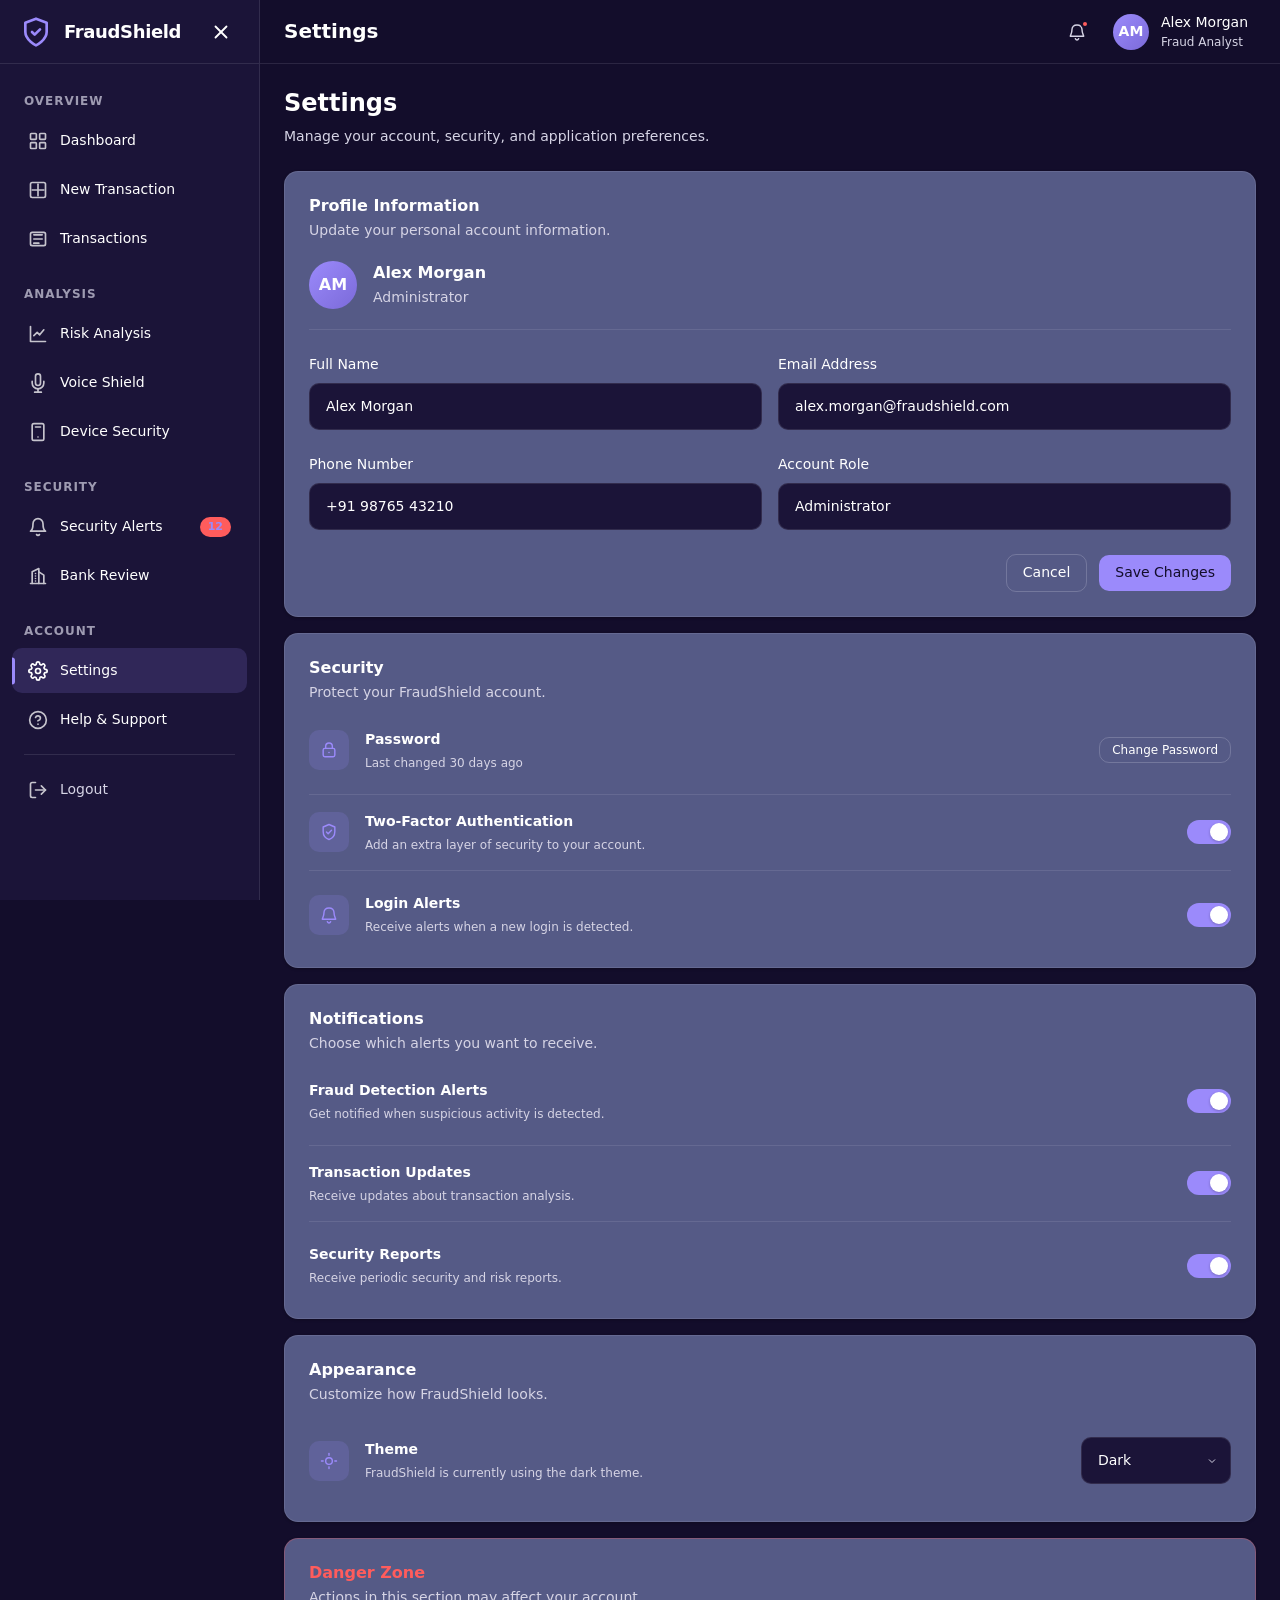
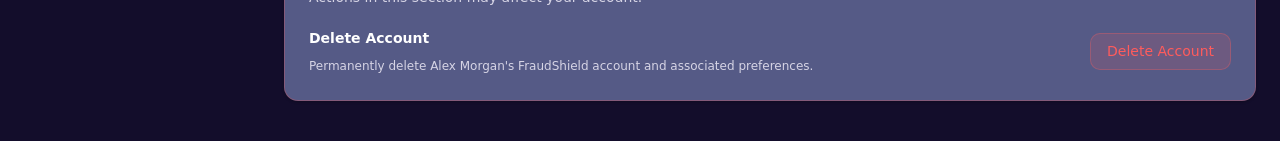
<file: pages/settings.html>
<!DOCTYPE html>
<html lang="en">

<head>
  <meta charset="UTF-8">
  <meta name="viewport" content="width=device-width, initial-scale=1.0">

  <title>Settings | FraudShield</title>

  <!-- Global CSS -->
  <link rel="stylesheet" href="../css/variables.css">
  <link rel="stylesheet" href="../css/base.css">
  <link rel="stylesheet" href="../css/layout.css">
  <link rel="stylesheet" href="../css/components.css">

  <!-- Page CSS -->
  <link rel="stylesheet" href="../css/settings.css">

  <!-- Responsive CSS -->
  <link rel="stylesheet" href="../css/responsive.css">
</head>

<body data-page="settings" data-page-title="Settings">

  <div class="app">

    <aside class="sidebar" id="sidebar" aria-label="Main navigation">
      <div class="sidebar__brand">
        <img src="../assets/icons/shield.svg" alt="" class="sidebar__logo" width="32" height="32">

        <span class="sidebar__title">FraudShield</span>

        <button class="sidebar__close-btn" type="button" aria-label="Close navigation menu">
          <img src="../assets/icons/close.svg" alt="" width="22" height="22">
        </button>
      </div>

      <nav class="sidebar__nav" id="sidebar-nav" aria-label="Sidebar">
        <div data-nav-render></div>
      </nav>
    </aside>

    <!-- Mobile overlay -->
    <div class="sidebar-overlay" aria-hidden="true"></div>


    <!-- =====================================================
       MAIN AREA
       ===================================================== -->
    <main class="app-main">

      <!-- Header -->
      <header class="header">

        <div class="header__left">

          <button class="header__menu-btn" type="button" aria-label="Open navigation menu" aria-expanded="false"
            aria-controls="sidebar-nav">
            <img src="../assets/icons/menu.svg" alt="" width="22" height="22">
          </button>

          <h1 class="header__page-title">Settings</h1>

        </div>


        <div class="header__right">

          <!-- Notification -->
          <button class="header__icon-btn header__icon-btn--has-badge" type="button" id="notificationBtn"
            aria-label="Notifications">

            <svg viewBox="0 0 24 24" fill="none">

              <path d="M18 9C18 5.7 15.8 3.5 12 3.5C8.2 3.5 6 5.7 6 9C6 14 4 16 4 17H20C20 16 18 14 18 9Z"
                stroke="currentColor" stroke-width="1.7" stroke-linejoin="round" />

              <path d="M10 20C10.5 21 11.2 21.5 12 21.5C12.8 21.5 13.5 21 14 20" stroke="currentColor"
                stroke-width="1.7" stroke-linecap="round" />

            </svg>

            <span class="header__badge-dot"></span>

          </button>


          <!-- User -->
    <!-- User -->
<div class="header__user" data-header-user-render></div>

        </div>

      </header>


      <!-- =====================================================
         SETTINGS CONTENT
         ===================================================== -->
      <section class="content">

        <div class="content__slot settings-page">

          <!-- Page heading -->
          <div class="content__header settings-page__header">

            <h2 class="content__title">
              Settings
            </h2>

            <p class="content__subtitle">
              Manage your account, security, and application preferences.
            </p>

          </div>


          <!-- =================================================
             PROFILE
             ================================================= -->
          <section class="card settings-card">

            <div class="card__header">

              <div>

                <h3 class="card__title">
                  Profile Information
                </h3>

                <p class="card__subtitle">
                  Update your personal account information.
                </p>

              </div>

            </div>


            <div class="settings-profile">

              <div class="settings-profile__avatar">

                <div class="avatar avatar--lg">
                  AM
                </div>

                <div>

                  <h4>
                    Alex Morgan
                  </h4>

                  <p>
                    Administrator
                  </p>

                </div>

              </div>


              <div class="settings-profile__form">

                <div class="form-row">

                  <div class="form-group">

                    <label class="form-label" for="fullName">
                      Full Name
                    </label>

                    <input class="form-input" type="text" id="fullName" value="Alex Morgan">

                  </div>


                  <div class="form-group">

                    <label class="form-label" for="email">
                      Email Address
                    </label>

                    <input class="form-input" type="email" id="email" value="alex.morgan@fraudshield.com">

                  </div>

                </div>


                <div class="form-row">

                  <div class="form-group">

                    <label class="form-label" for="phone">
                      Phone Number
                    </label>

                    <input class="form-input" type="tel" id="phone" value="+91 98765 43210">

                  </div>


                  <div class="form-group">

                    <label class="form-label" for="role">
                      Account Role
                    </label>

                    <input class="form-input" type="text" id="role" value="Administrator" disabled>

                  </div>

                </div>


                <div class="settings-card__actions">

                  <button class="btn btn--secondary" type="button" id="cancelProfile">
                    Cancel
                  </button>

                  <button class="btn btn--primary" type="button" id="saveProfile">
                    Save Changes
                  </button>

                </div>

              </div>

            </div>

          </section>


          <!-- =================================================
             SECURITY
             ================================================= -->
          <section class="card settings-card">

            <div class="card__header">

              <div>

                <h3 class="card__title">
                  Security
                </h3>

                <p class="card__subtitle">
                  Protect your FraudShield account.
                </p>

              </div>

            </div>


            <div class="settings-list">

              <!-- Password -->
              <div class="settings-row">

                <div class="settings-row__icon">

                  <svg viewBox="0 0 24 24" fill="none">

                    <rect x="5" y="10" width="14" height="10" rx="2" stroke="currentColor" stroke-width="1.7" />

                    <path d="M8 10V7.5C8 5.3 9.8 3.5 12 3.5C14.2 3.5 16 5.3 16 7.5V10" stroke="currentColor"
                      stroke-width="1.7" />

                    <circle cx="12" cy="15" r="1" fill="currentColor" />

                  </svg>

                </div>


                <div class="settings-row__content">

                  <strong>
                    Password
                  </strong>

                  <span>
                    Last changed 30 days ago
                  </span>

                </div>


                <button class="btn btn--secondary btn--sm" type="button" id="changePasswordBtn">
                  Change Password
                </button>

              </div>


              <!-- 2FA -->
              <div class="settings-row">

                <div class="settings-row__icon">

                  <svg viewBox="0 0 24 24" fill="none">

                    <path d="M12 3L19 6V11.5C19 16 16.2 19.7 12 21C7.8 19.7 5 16 5 11.5V6L12 3Z" stroke="currentColor"
                      stroke-width="1.7" stroke-linejoin="round" />

                    <path d="M9 12L11 14L15 10" stroke="currentColor" stroke-width="1.7" stroke-linecap="round"
                      stroke-linejoin="round" />

                  </svg>

                </div>


                <div class="settings-row__content">

                  <strong>
                    Two-Factor Authentication
                  </strong>

                  <span>
                    Add an extra layer of security to your account.
                  </span>

                </div>


                <label class="toggle">

                  <input type="checkbox" id="twoFactorToggle" checked>

                  <span class="toggle__slider"></span>

                </label>

              </div>


              <!-- Login alerts -->
              <div class="settings-row">

                <div class="settings-row__icon">

                  <svg viewBox="0 0 24 24" fill="none">

                    <path d="M18 9C18 5.7 15.8 3.5 12 3.5C8.2 3.5 6 5.7 6 9C6 14 4 16 4 17H20C20 16 18 14 18 9Z"
                      stroke="currentColor" stroke-width="1.7" stroke-linejoin="round" />

                    <path d="M10 20C10.5 21 11.2 21.5 12 21.5C12.8 21.5 13.5 21 14 20" stroke="currentColor"
                      stroke-width="1.7" stroke-linecap="round" />

                  </svg>

                </div>


                <div class="settings-row__content">

                  <strong>
                    Login Alerts
                  </strong>

                  <span>
                    Receive alerts when a new login is detected.
                  </span>

                </div>


                <label class="toggle">

                  <input type="checkbox" id="loginAlertsToggle" checked>

                  <span class="toggle__slider"></span>

                </label>

              </div>

            </div>

          </section>


          <!-- =================================================
             NOTIFICATIONS
             ================================================= -->
          <section class="card settings-card">

            <div class="card__header">

              <div>

                <h3 class="card__title">
                  Notifications
                </h3>

                <p class="card__subtitle">
                  Choose which alerts you want to receive.
                </p>

              </div>

            </div>


            <div class="settings-list">

              <div class="settings-row">

                <div class="settings-row__content">

                  <strong>
                    Fraud Detection Alerts
                  </strong>

                  <span>
                    Get notified when suspicious activity is detected.
                  </span>

                </div>

                <label class="toggle">

                  <input type="checkbox" id="fraudAlertsToggle" checked>

                  <span class="toggle__slider"></span>

                </label>

              </div>


              <div class="settings-row">

                <div class="settings-row__content">

                  <strong>
                    Transaction Updates
                  </strong>

                  <span>
                    Receive updates about transaction analysis.
                  </span>

                </div>

                <label class="toggle">

                  <input type="checkbox" id="transactionAlertsToggle" checked>

                  <span class="toggle__slider"></span>

                </label>

              </div>


              <div class="settings-row">

                <div class="settings-row__content">

                  <strong>
                    Security Reports
                  </strong>

                  <span>
                    Receive periodic security and risk reports.
                  </span>

                </div>

                <label class="toggle">

                  <input type="checkbox" id="securityReportsToggle" checked>

                  <span class="toggle__slider"></span>

                </label>

              </div>

            </div>

          </section>


          <!-- =================================================
             APPEARANCE
             ================================================= -->
          <section class="card settings-card">

            <div class="card__header">

              <div>

                <h3 class="card__title">
                  Appearance
                </h3>

                <p class="card__subtitle">
                  Customize how FraudShield looks.
                </p>

              </div>

            </div>


            <div class="settings-appearance">

              <div class="settings-row">

                <div class="settings-row__icon">

                  <svg viewBox="0 0 24 24" fill="none">

                    <path d="M12 3V5" stroke="currentColor" stroke-width="1.7" stroke-linecap="round" />

                    <path d="M12 19V21" stroke="currentColor" stroke-width="1.7" stroke-linecap="round" />

                    <path d="M3 12H5" stroke="currentColor" stroke-width="1.7" stroke-linecap="round" />

                    <path d="M19 12H21" stroke="currentColor" stroke-width="1.7" stroke-linecap="round" />

                    <circle cx="12" cy="12" r="4" stroke="currentColor" stroke-width="1.7" />

                  </svg>

                </div>


                <div class="settings-row__content">

                  <strong>
                    Theme
                  </strong>

                  <span>
                    FraudShield is currently using the dark theme.
                  </span>

                </div>


                <select class="form-select settings-theme-select" id="themeSelect">
                  <option value="dark" selected>
                    Dark
                  </option>

                  <option value="system">
                    System
                  </option>
                </select>

              </div>

            </div>

          </section>


          <!-- =================================================
             DANGER ZONE
             ================================================= -->
          <section class="card settings-card settings-card--danger">

            <div class="card__header">

              <div>

                <h3 class="card__title">
                  Danger Zone
                </h3>

                <p class="card__subtitle">
                  Actions in this section may affect your account.
                </p>

              </div>

            </div>


            <div class="settings-danger">

              <div>

                <strong>
                  Delete Account
                </strong>

                <p>
                  Permanently delete Alex Morgan's FraudShield account and
                  associated preferences.
                </p>

              </div>


              <button class="btn btn--danger" type="button" id="deleteAccountBtn">
                Delete Account
              </button>

            </div>

          </section>


          <!-- Save message -->
          <div class="settings-toast" id="settingsToast" role="status" aria-live="polite">
            <span id="settingsToastMessage"></span>
          </div>

        </div>

      </section>

    </main>

  </div>


  <!-- Existing application JS -->
  <script src="../js/main.js"></script>

  <!-- Settings JS -->
  <script src="../js/settings.js"></script>

</body>

</html>
</file>
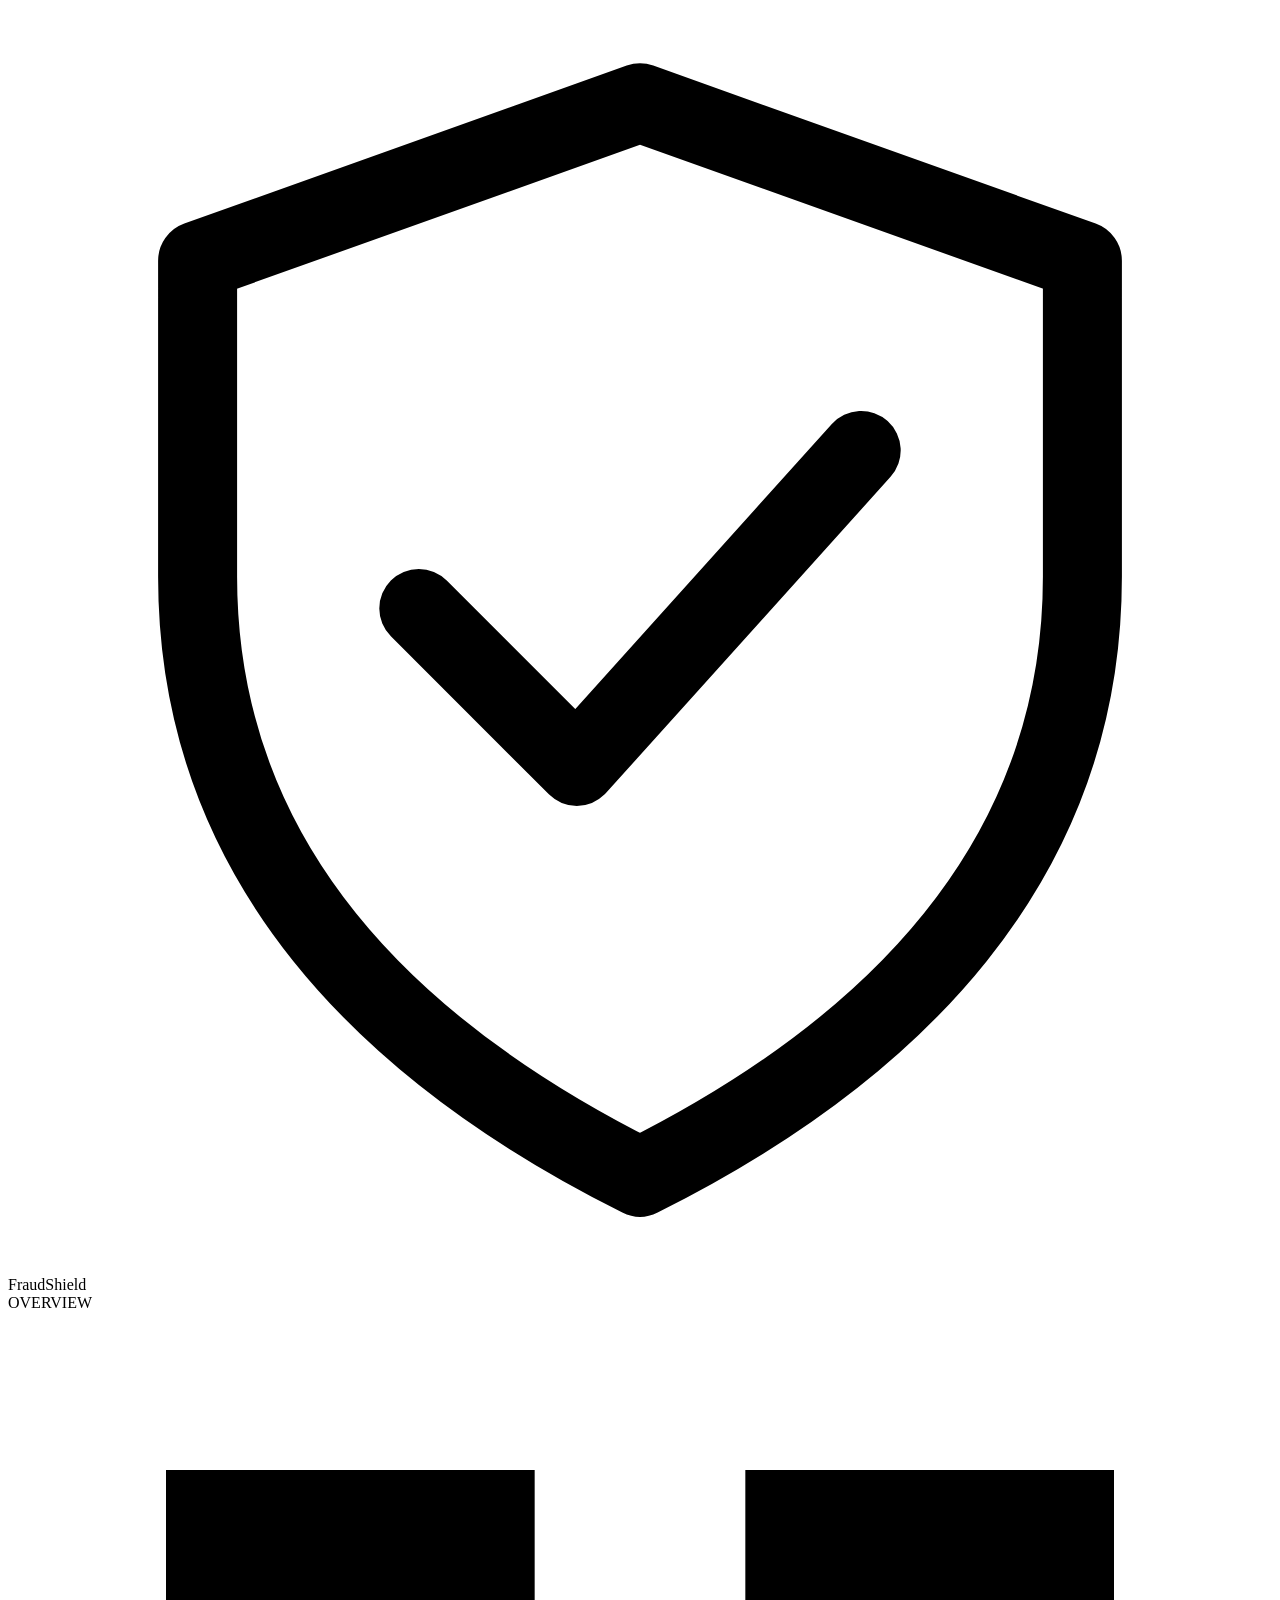
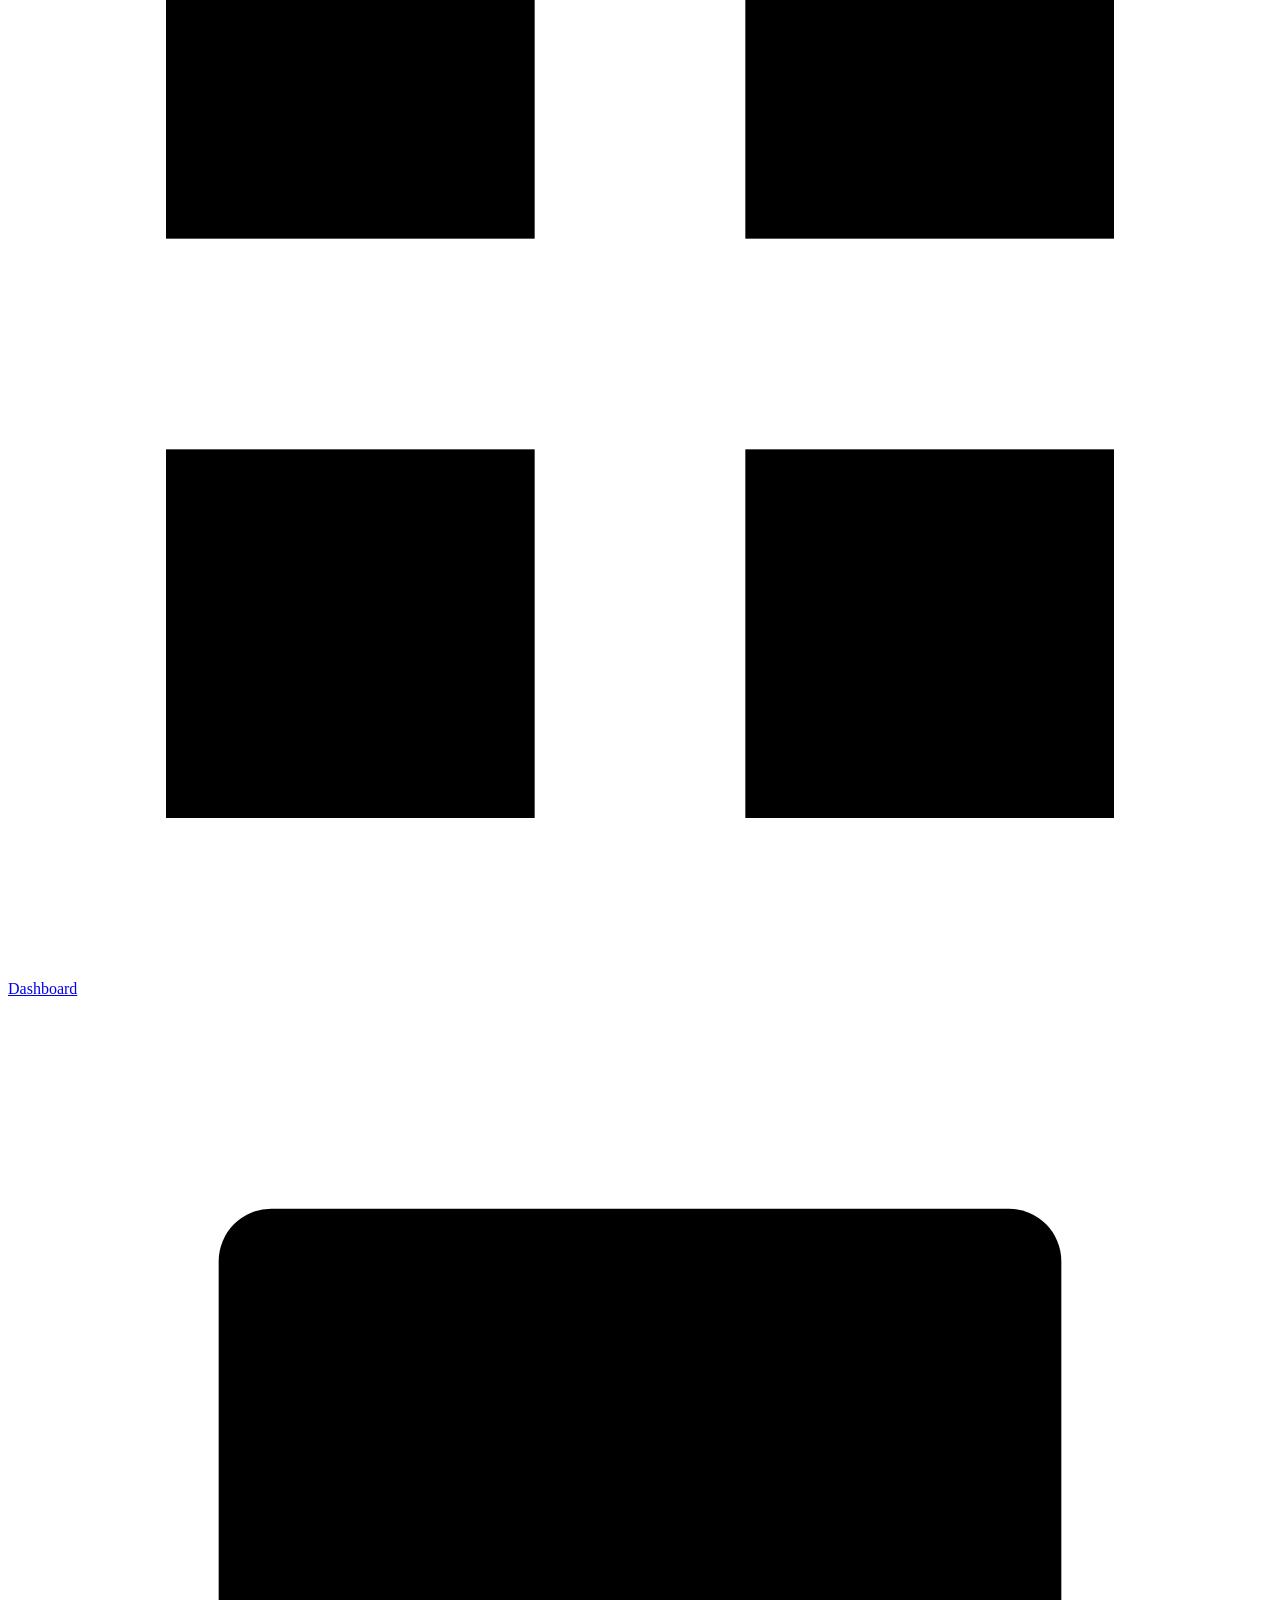
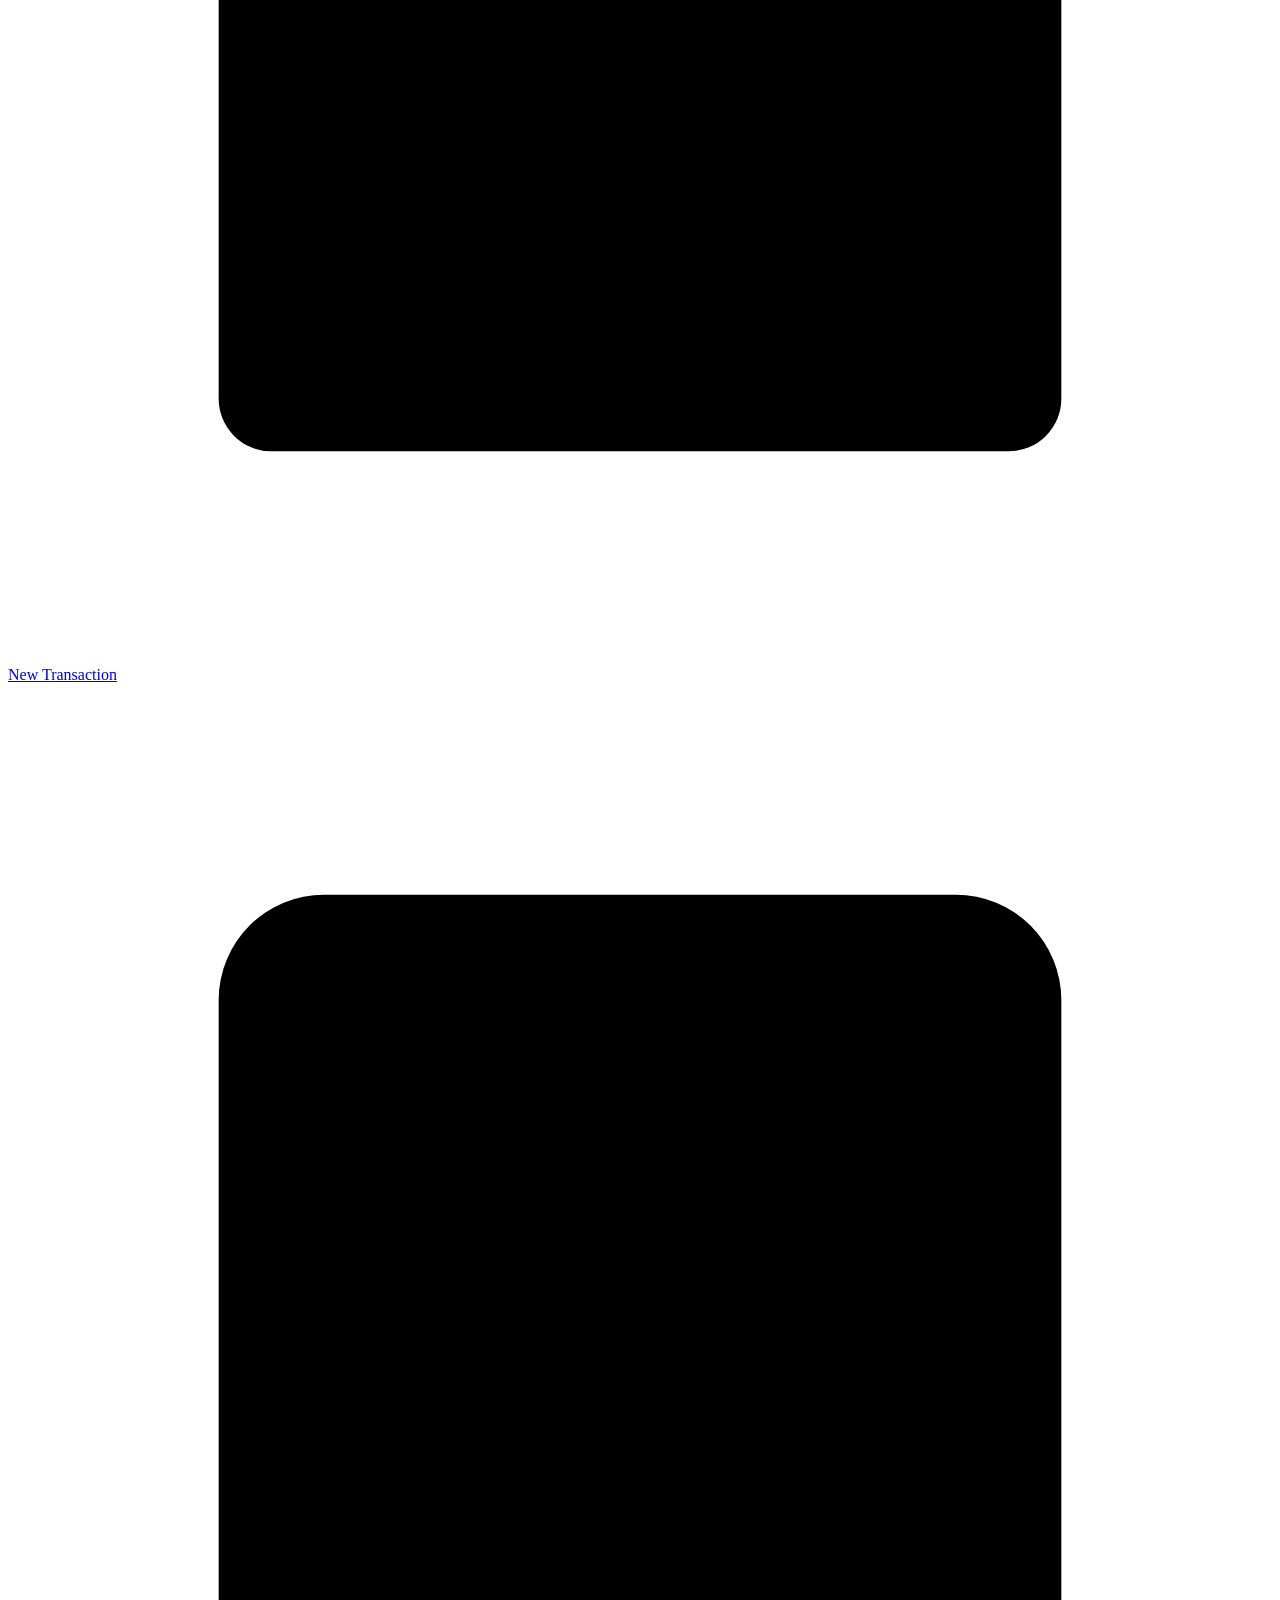
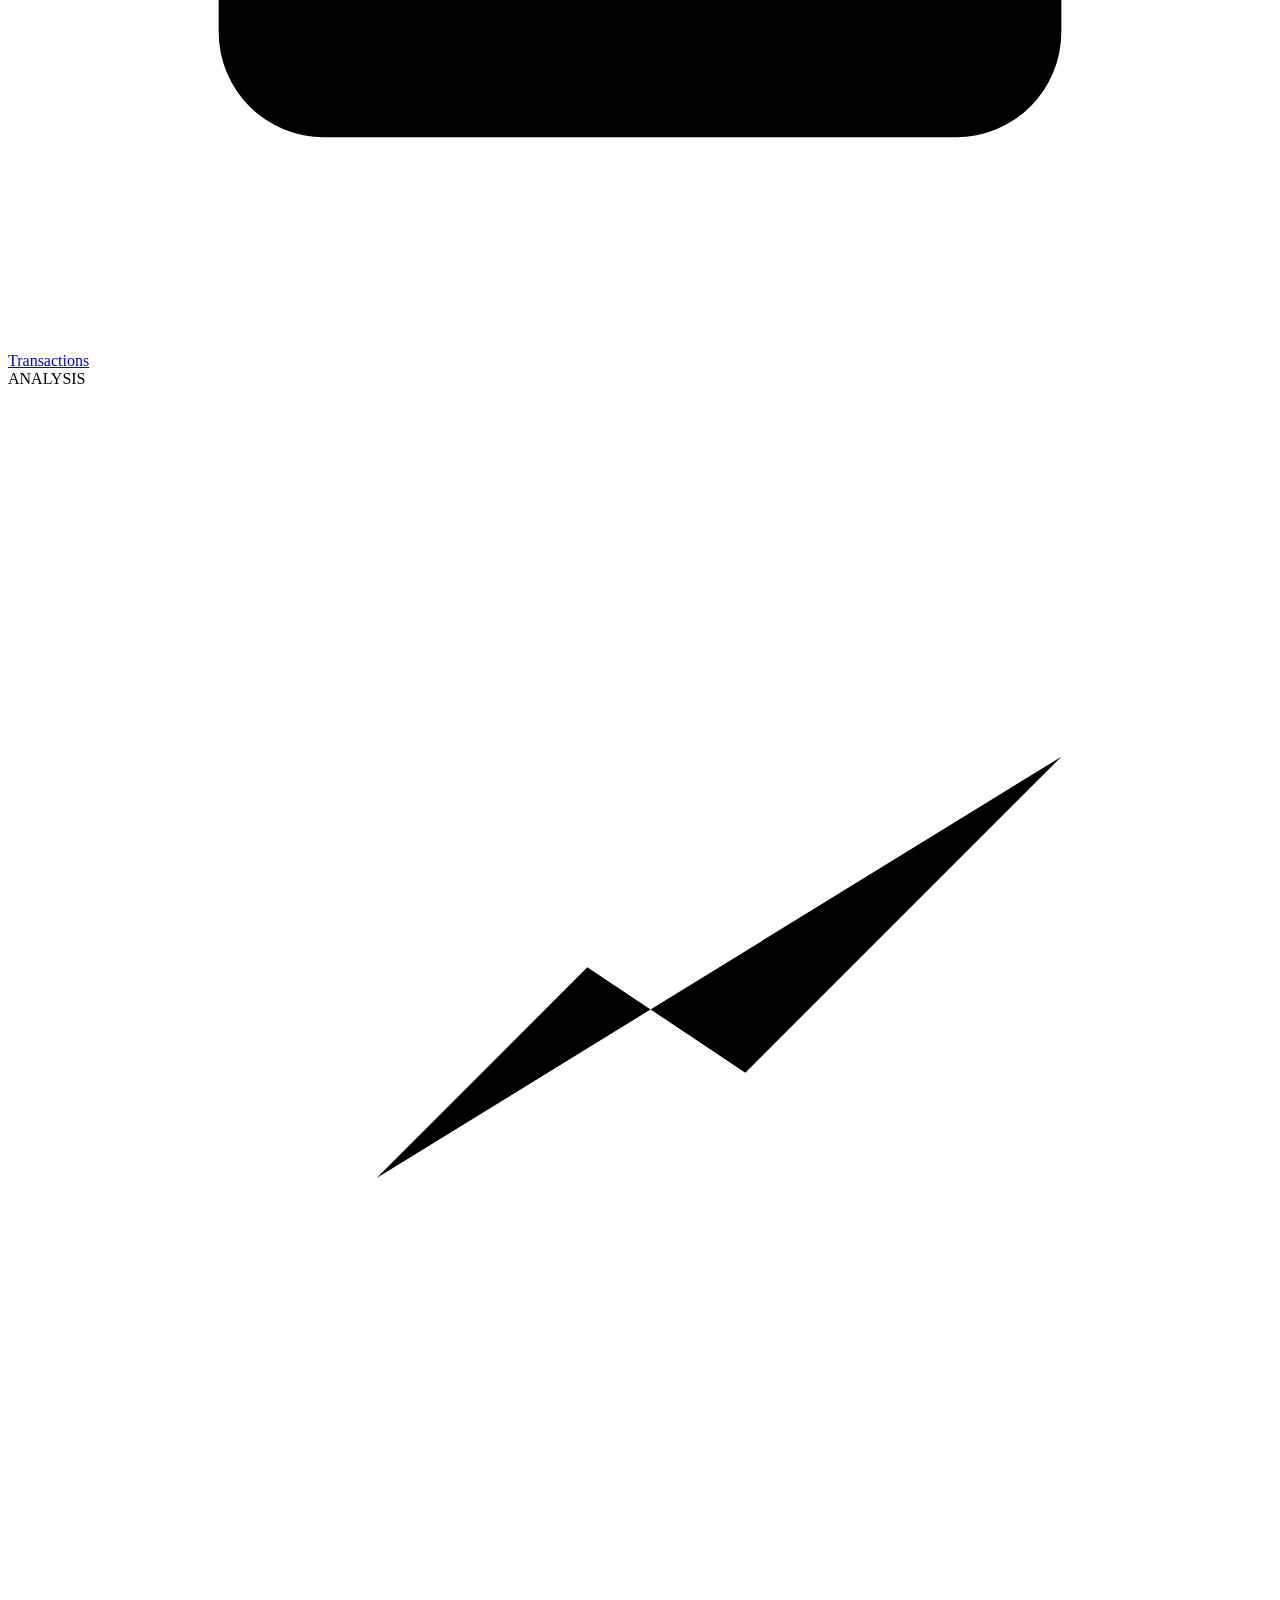
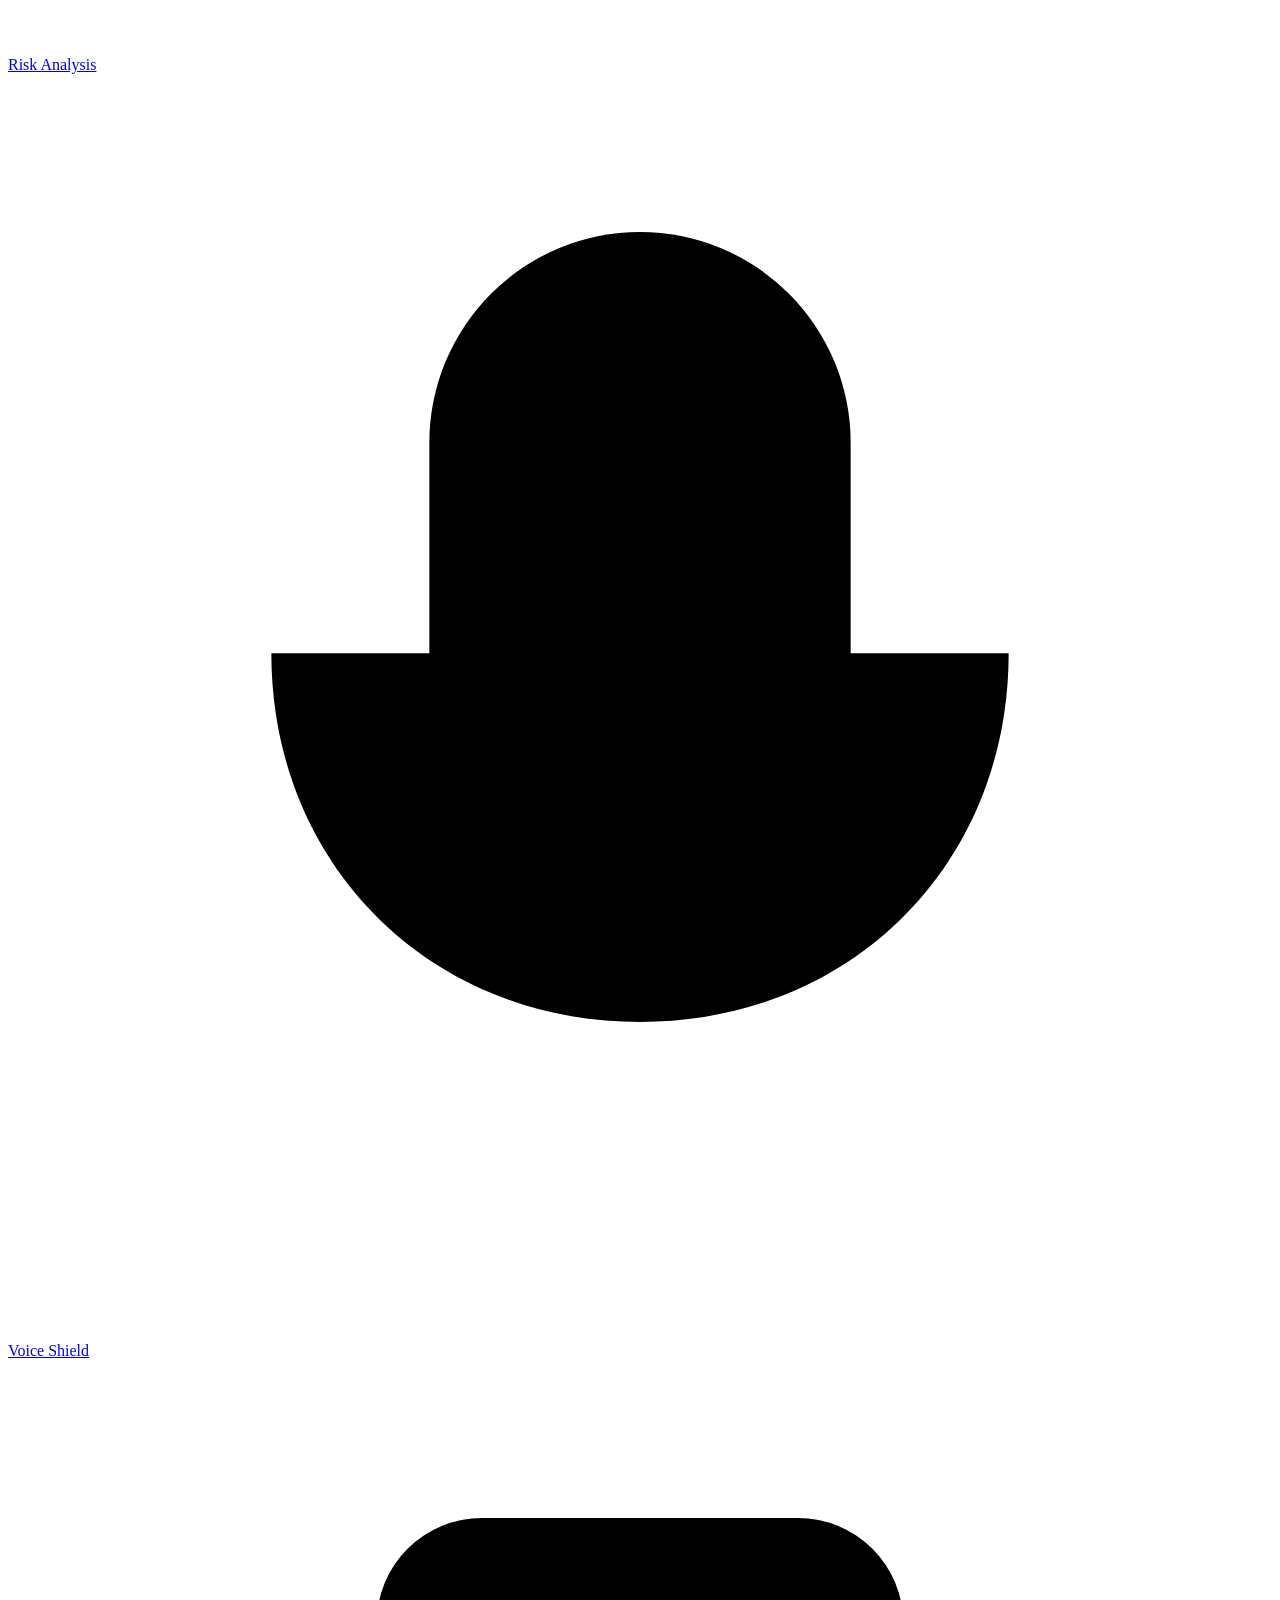
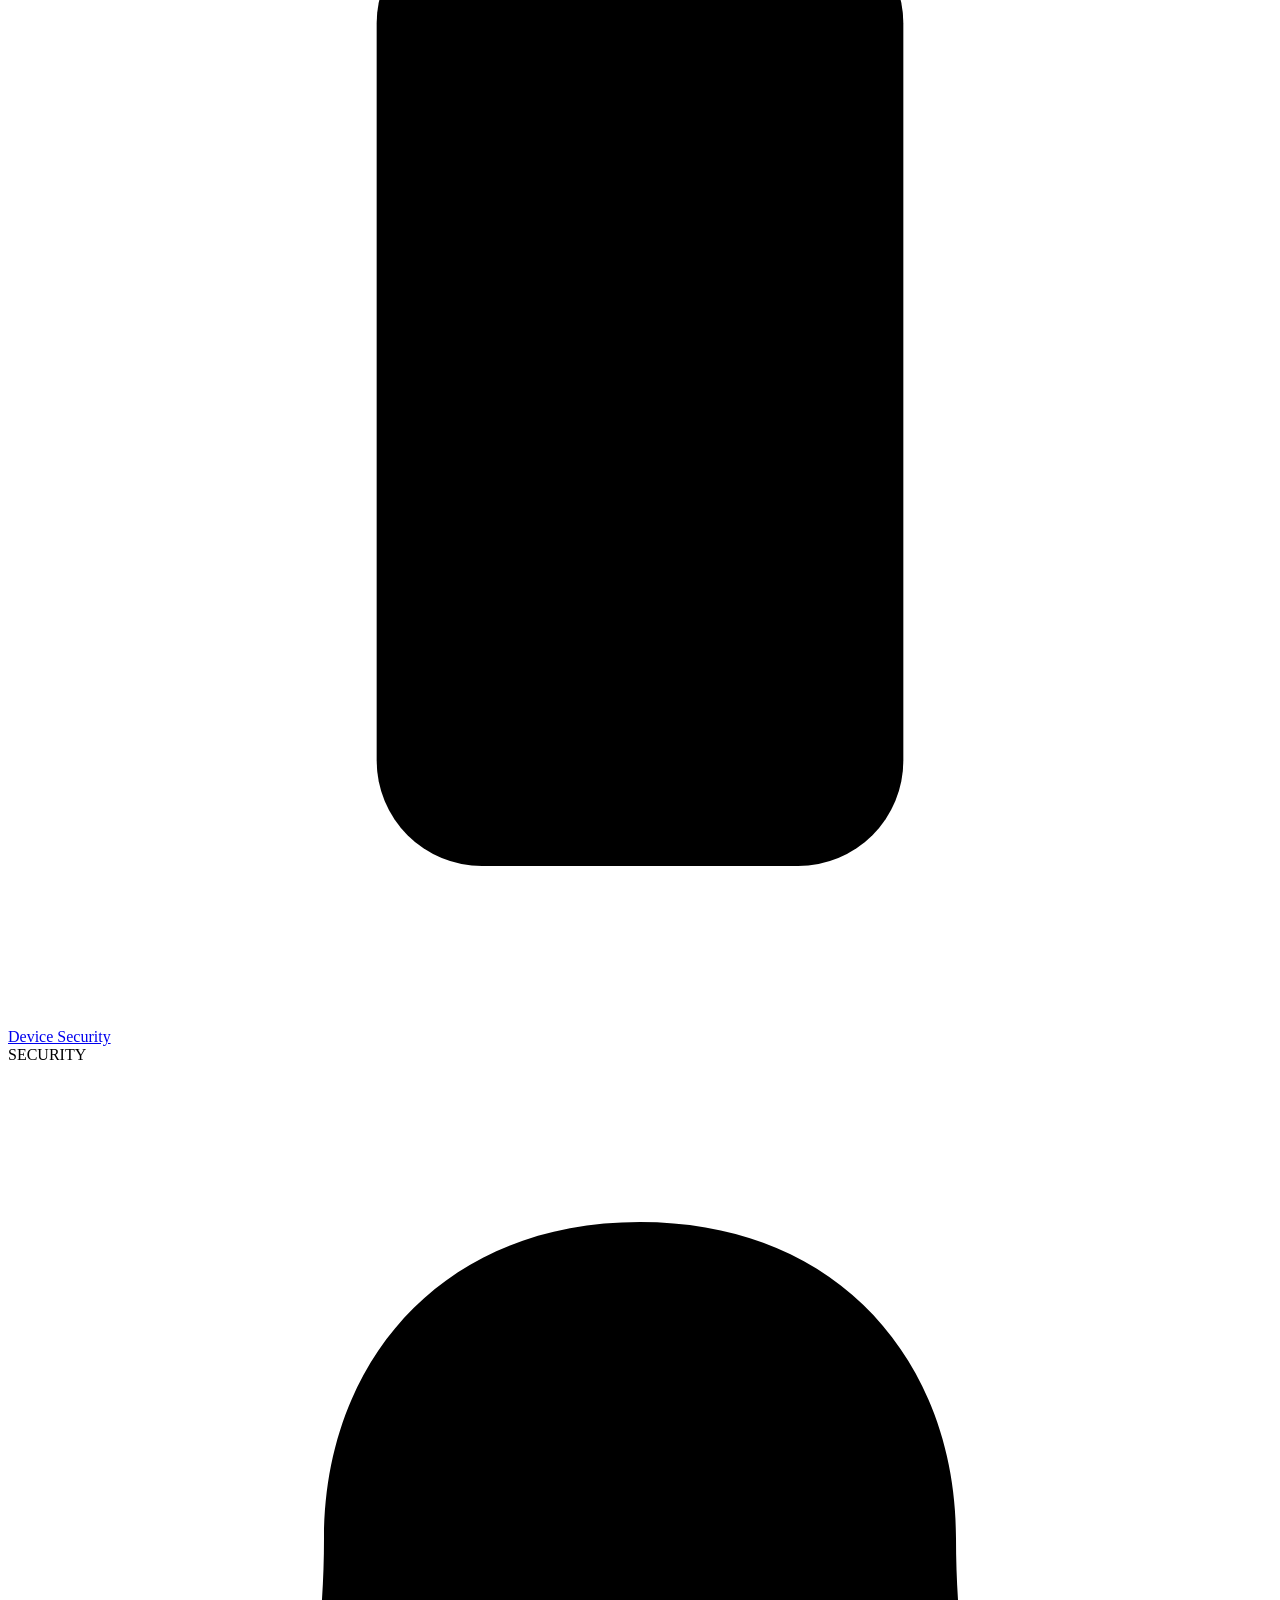
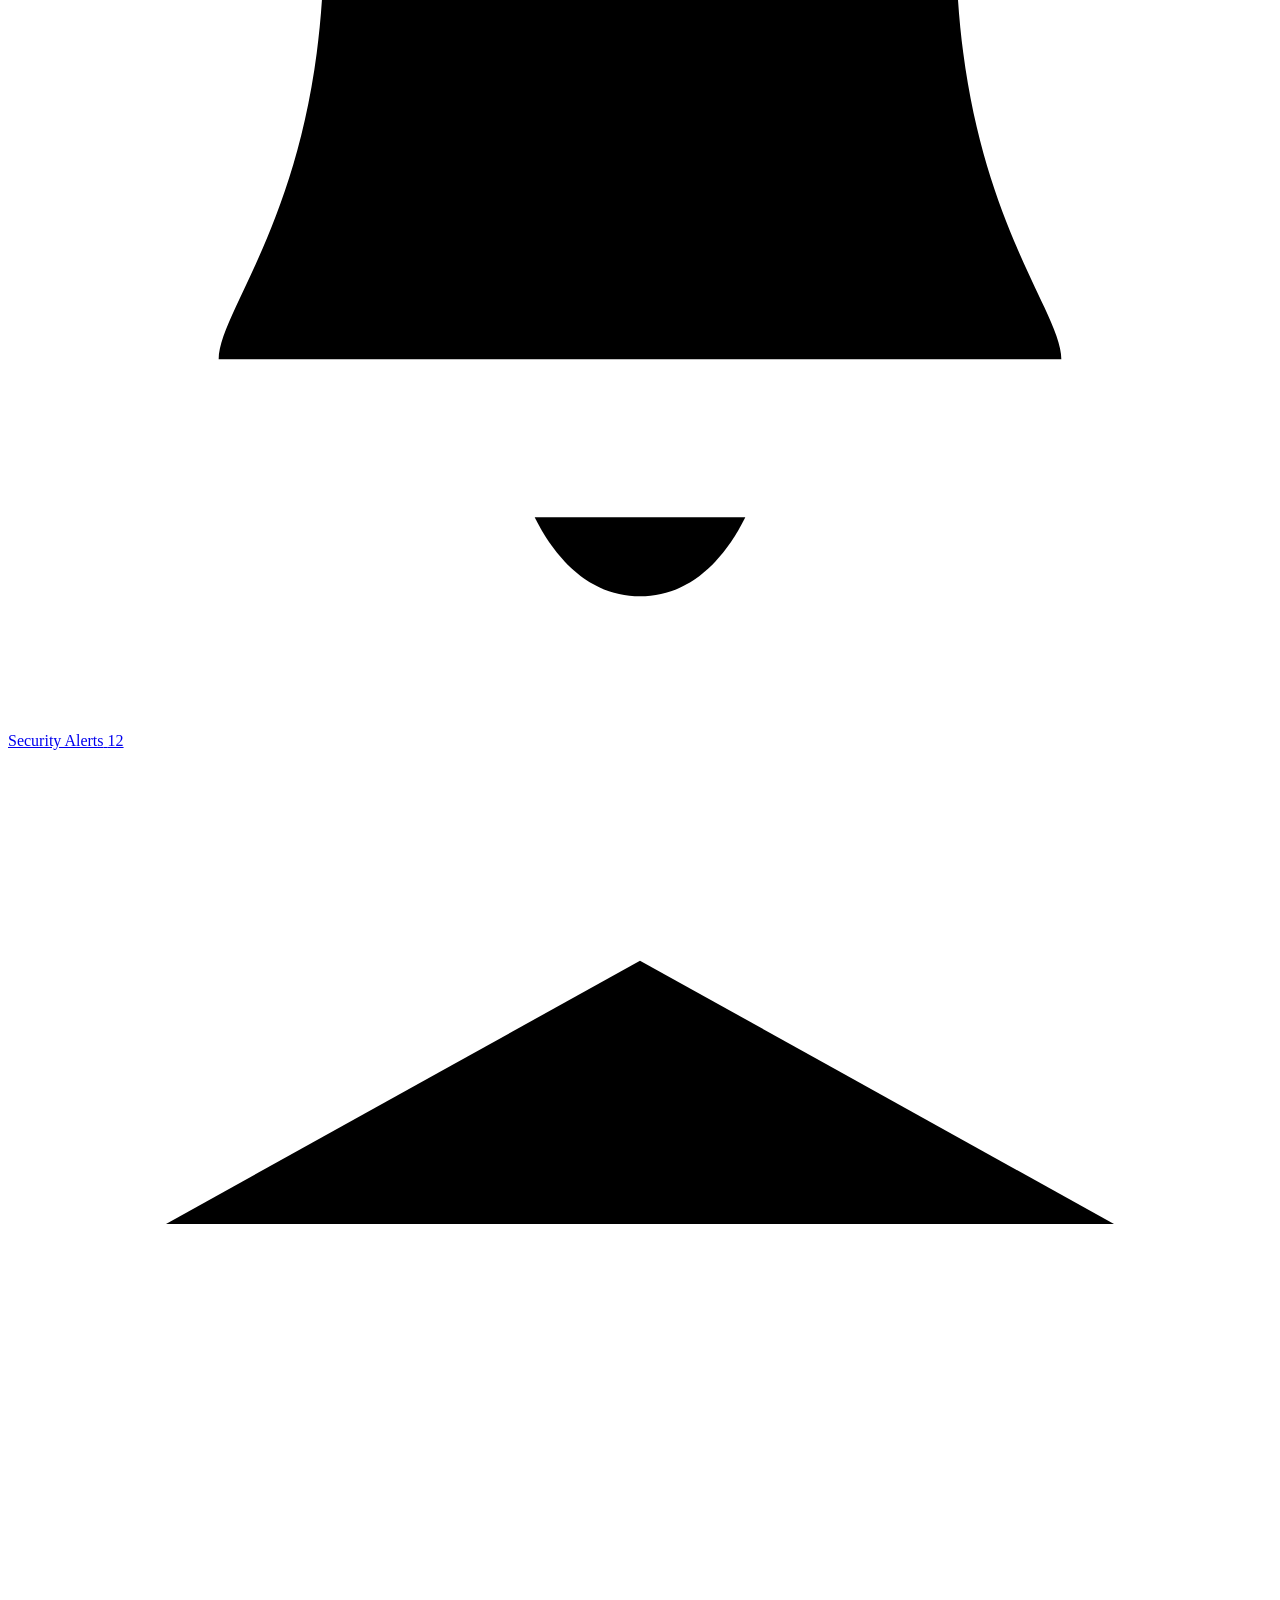
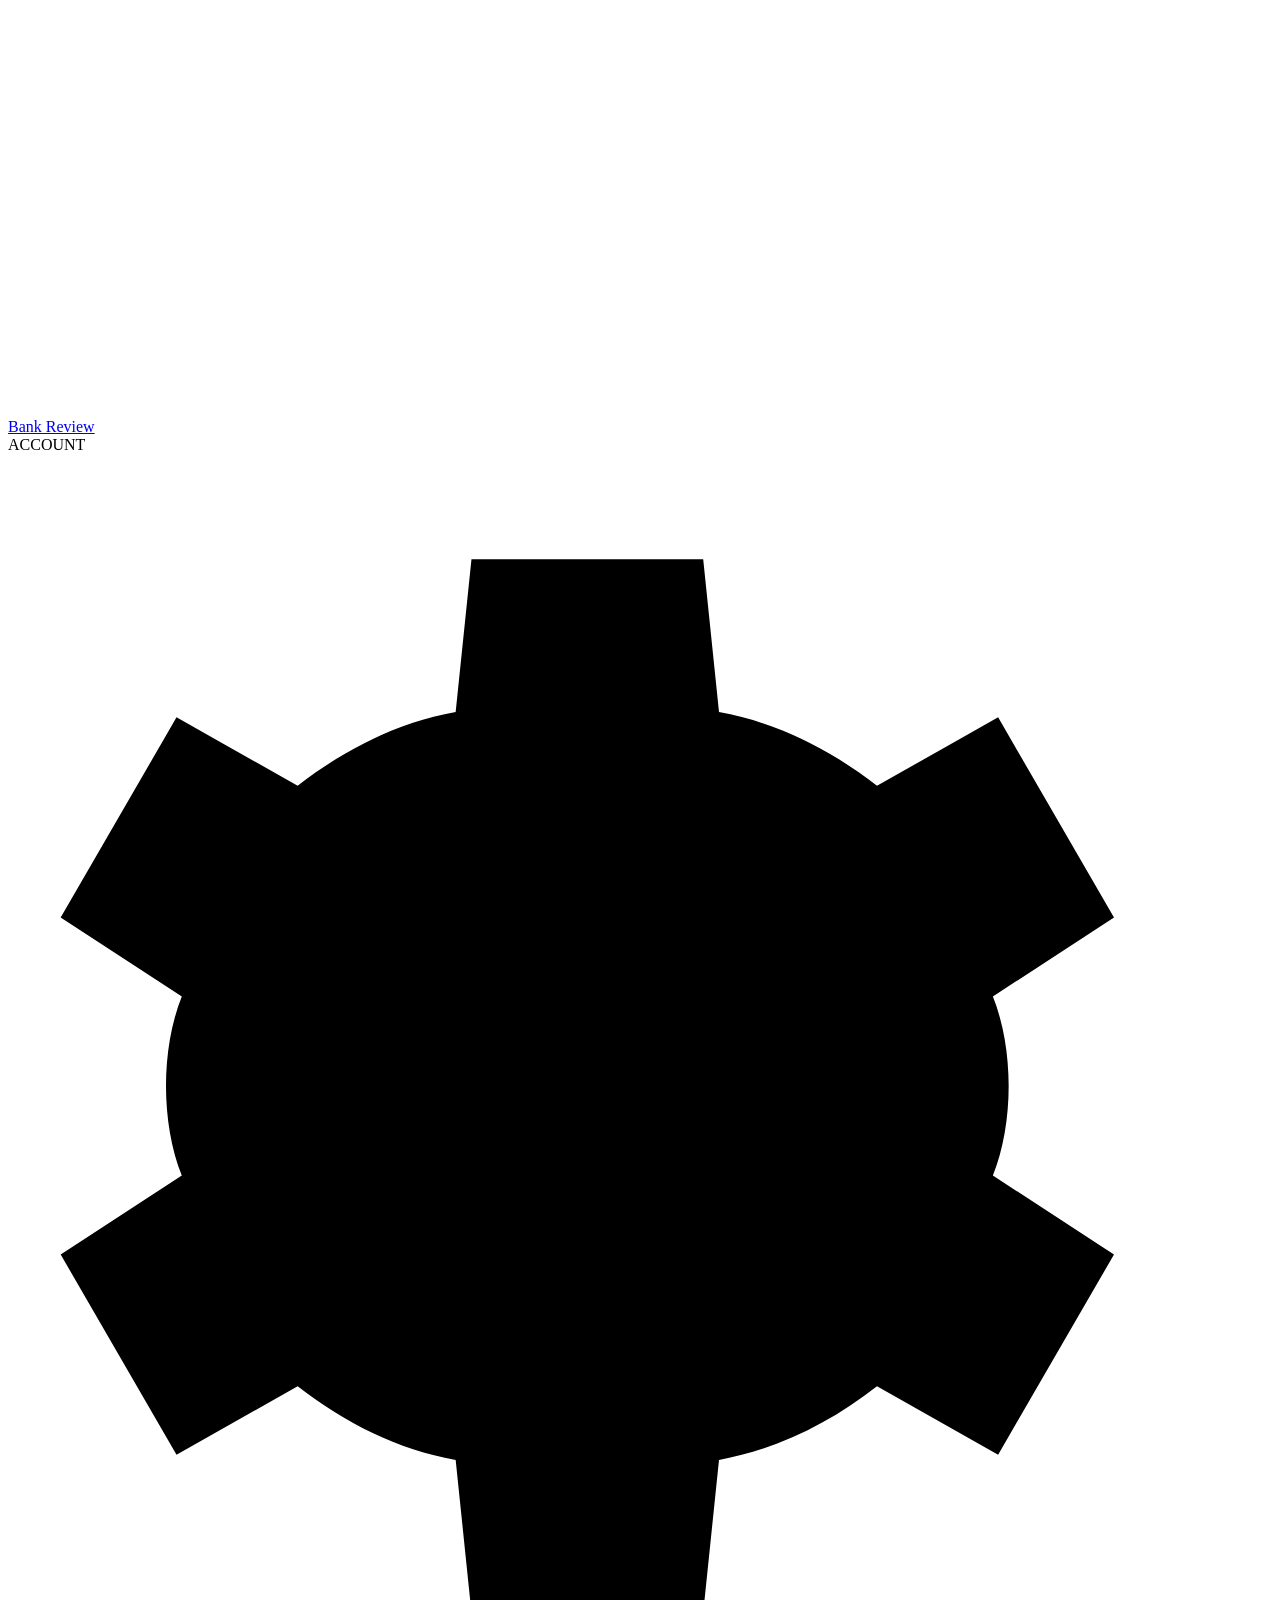
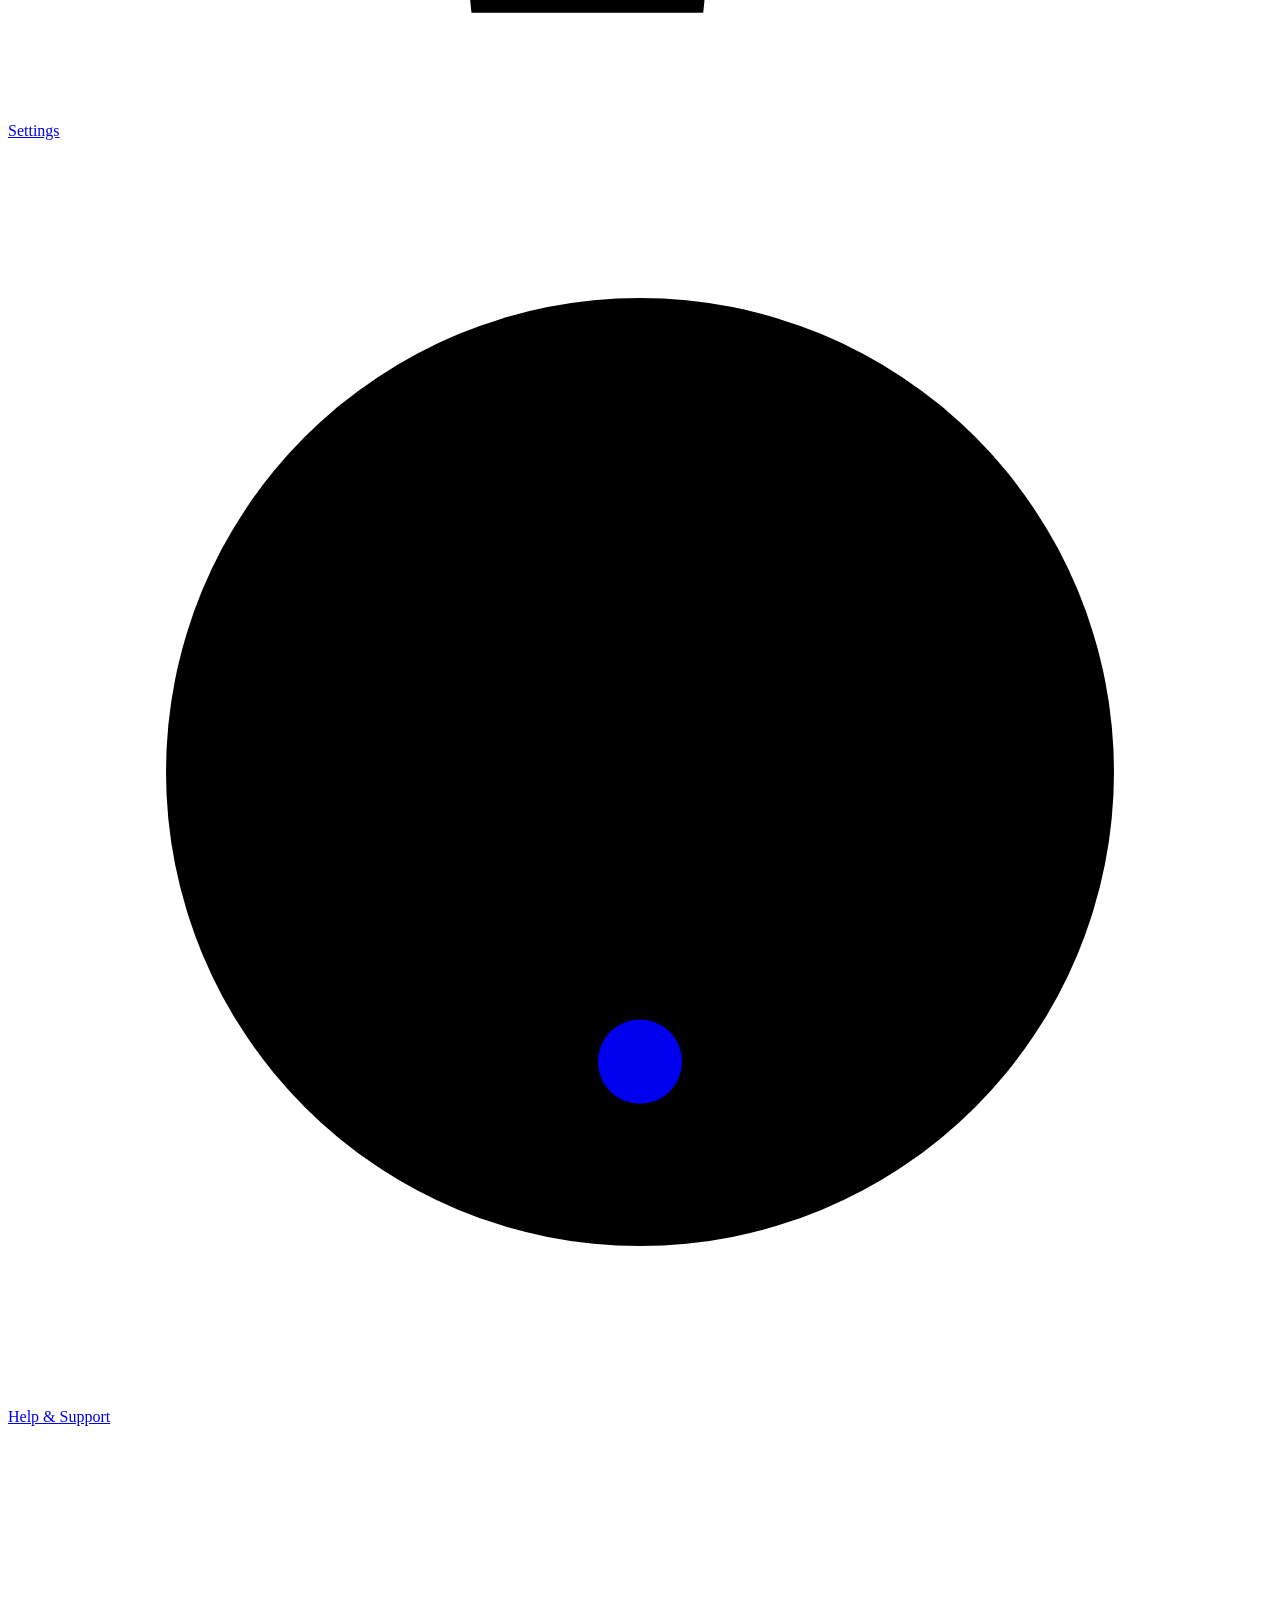
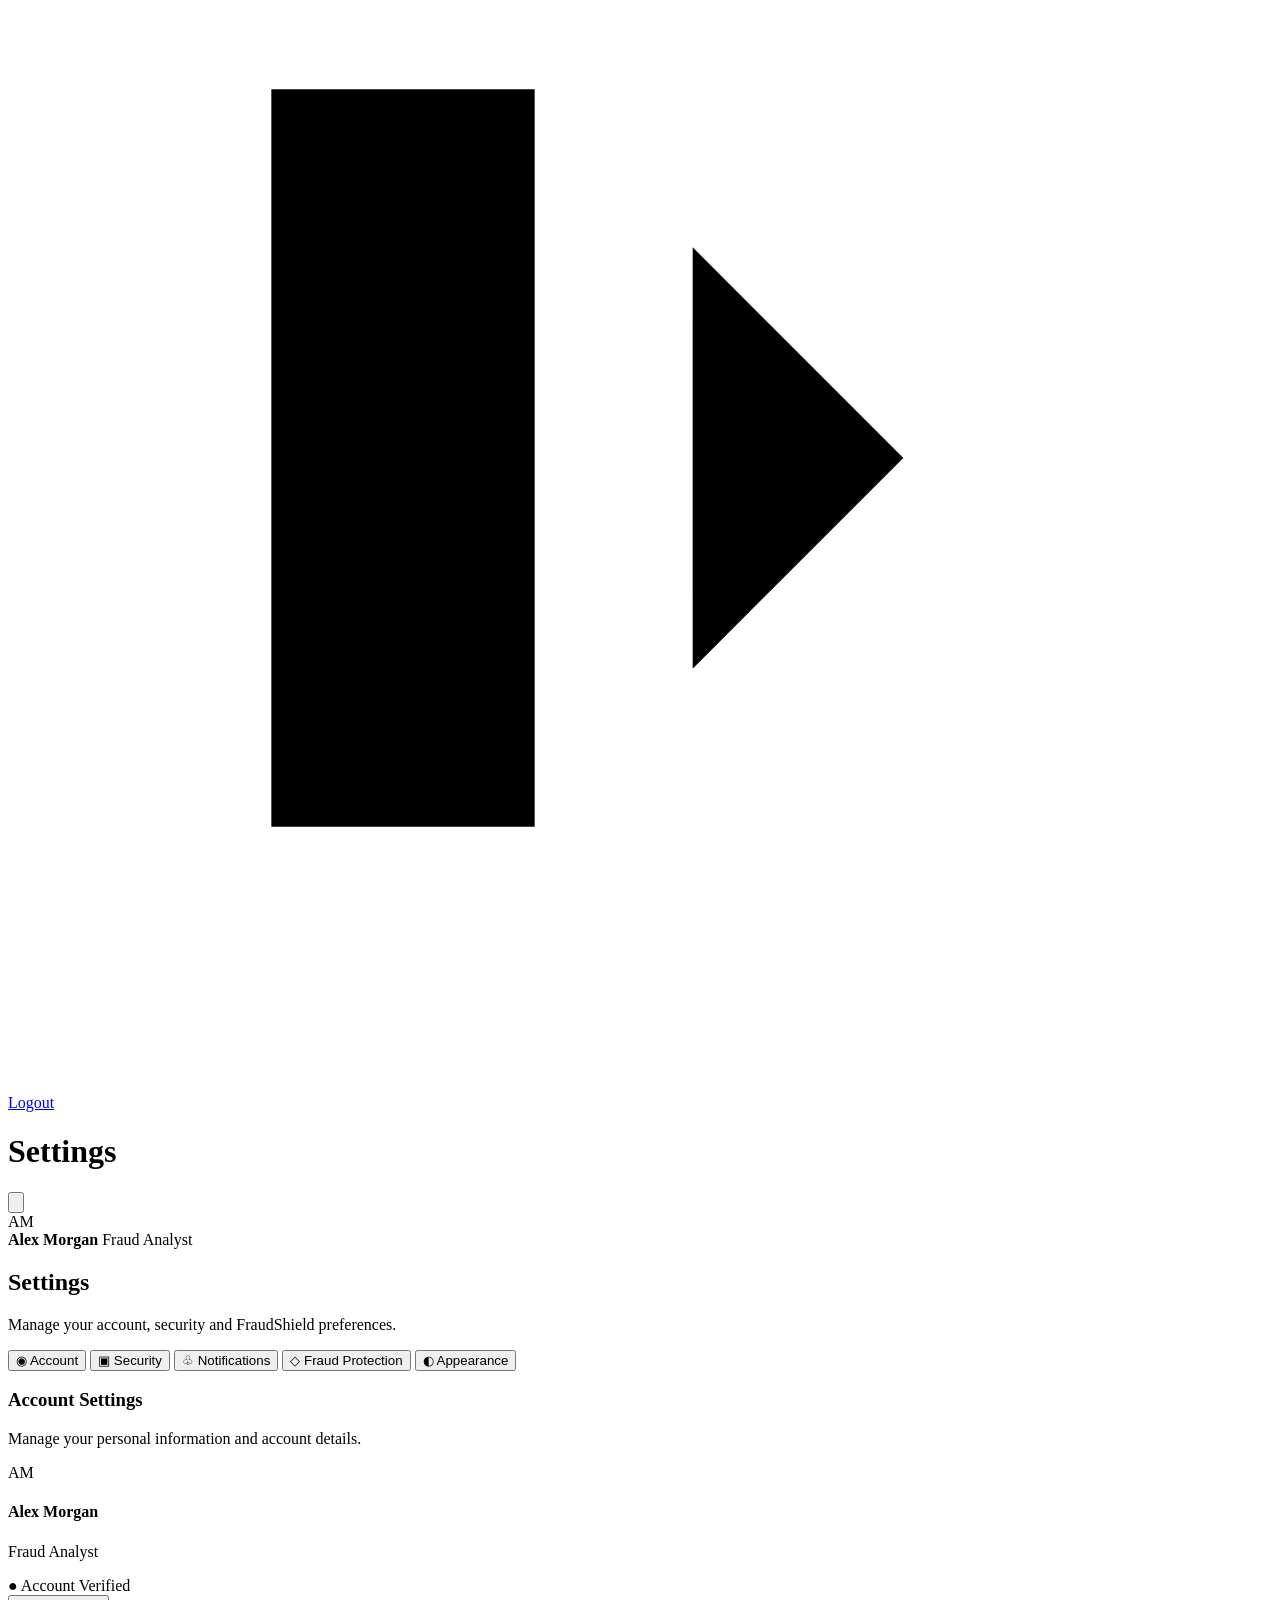
<file: pages/transactions.html>
<!DOCTYPE html>
<html lang="en">
<head>
    <meta charset="UTF-8">
    <meta name="viewport" content="width=device-width, initial-scale=1.0">

    <title>FraudShield - Settings</title>

    <link rel="stylesheet" href="../css/settings.css">
</head>

<body>

    <!-- ================= SIDEBAR ================= -->

    <aside class="sidebar">

        <!-- LOGO -->
        <div class="brand">
            <svg class="brand-logo" viewBox="0 0 40 40" aria-hidden="true">
                <path
                    d="M20 3L34 8V18C34 27 28 33 20 37C12 33 6 27 6 18V8L20 3Z"
                    fill="none"
                    stroke="currentColor"
                    stroke-width="2.5"
                    stroke-linejoin="round"
                />
                <path
                    d="M13 19L18 24L27 14"
                    fill="none"
                    stroke="currentColor"
                    stroke-width="2.5"
                    stroke-linecap="round"
                    stroke-linejoin="round"
                />
            </svg>

            <span>FraudShield</span>
        </div>


        <nav class="sidebar-nav">

            <!-- OVERVIEW -->
            <div class="nav-heading">OVERVIEW</div>

            <a href="../index.html" class="nav-item">
                <span class="nav-icon">
                    <svg viewBox="0 0 24 24">
                        <rect x="3" y="3" width="7" height="7"></rect>
                        <rect x="14" y="3" width="7" height="7"></rect>
                        <rect x="3" y="14" width="7" height="7"></rect>
                        <rect x="14" y="14" width="7" height="7"></rect>
                    </svg>
                </span>
                <span>Dashboard</span>
            </a>


            <a href="new-transaction.html" class="nav-item">
                <span class="nav-icon">
                    <svg viewBox="0 0 24 24">
                        <rect x="4" y="4" width="16" height="16" rx="1"></rect>
                        <path d="M12 8V16"></path>
                        <path d="M8 12H16"></path>
                    </svg>
                </span>
                <span>New Transaction</span>
            </a>


            <a href="transactions.html" class="nav-item">
                <span class="nav-icon">
                    <svg viewBox="0 0 24 24">
                        <rect x="4" y="4" width="16" height="16" rx="2"></rect>
                        <path d="M8 9H16"></path>
                        <path d="M8 12H16"></path>
                        <path d="M8 15H13"></path>
                    </svg>
                </span>
                <span>Transactions</span>
            </a>


            <!-- ANALYSIS -->
            <div class="nav-heading">ANALYSIS</div>

            <a href="risk-analysis.html" class="nav-item">
                <span class="nav-icon">
                    <svg viewBox="0 0 24 24">
                        <path d="M4 19V5"></path>
                        <path d="M4 19H20"></path>
                        <path d="M7 15L11 11L14 13L20 7"></path>
                    </svg>
                </span>
                <span>Risk Analysis</span>
            </a>


            <a href="voice-shield.html" class="nav-item">
                <span class="nav-icon">
                    <svg viewBox="0 0 24 24">
                        <rect x="8" y="3" width="8" height="13" rx="4"></rect>
                        <path d="M5 11C5 15 8 18 12 18C16 18 19 15 19 11"></path>
                        <path d="M12 18V22"></path>
                        <path d="M8 22H16"></path>
                    </svg>
                </span>
                <span>Voice Shield</span>
            </a>


            <a href="device-security.html" class="nav-item">
                <span class="nav-icon">
                    <svg viewBox="0 0 24 24">
                        <rect x="7" y="3" width="10" height="18" rx="2"></rect>
                        <path d="M10 6H14"></path>
                        <circle cx="12" cy="18" r="1"></circle>
                    </svg>
                </span>
                <span>Device Security</span>
            </a>


            <!-- SECURITY -->
            <div class="nav-heading">SECURITY</div>

            <a href="security-alerts.html" class="nav-item">
                <span class="nav-icon">
                    <svg viewBox="0 0 24 24">
                        <path d="M18 9C18 5.7 15.8 3 12 3C8.2 3 6 5.7 6 9C6 14 4 16 4 17H20C20 16 18 14 18 9Z"></path>
                        <path d="M10 20C10.5 21 11.2 21.5 12 21.5C12.8 21.5 13.5 21 14 20"></path>
                    </svg>
                </span>

                <span>Security Alerts</span>

                <span class="alert-badge">12</span>
            </a>


            <a href="bank-review.html" class="nav-item">
                <span class="nav-icon">
                    <svg viewBox="0 0 24 24">
                        <path d="M3 9L12 4L21 9"></path>
                        <path d="M5 9V19"></path>
                        <path d="M9 9V19"></path>
                        <path d="M15 9V19"></path>
                        <path d="M19 9V19"></path>
                        <path d="M3 19H21"></path>
                    </svg>
                </span>
                <span>Bank Review</span>
            </a>


            <!-- ACCOUNT -->
            <div class="nav-heading">ACCOUNT</div>

            <a href="settings.html" class="nav-item active">
                <span class="nav-icon">
                    <svg viewBox="0 0 24 24">
                        <circle cx="12" cy="12" r="3"></circle>
                        <path d="M19 12C19 11.4 18.9 10.8 18.7 10.3L21 8.8L18.8 5L16.5 6.3C15.6 5.6 14.6 5.1 13.5 4.9L13.2 2H8.8L8.5 4.9C7.4 5.1 6.4 5.6 5.5 6.3L3.2 5L1 8.8L3.3 10.3C3.1 10.8 3 11.4 3 12C3 12.6 3.1 13.2 3.3 13.7L1 15.2L3.2 19L5.5 17.7C6.4 18.4 7.4 18.9 8.5 19.1L8.8 22H13.2L13.5 19.1C14.6 18.9 15.6 18.4 16.5 17.7L18.8 19L21 15.2L18.7 13.7C18.9 13.2 19 12.6 19 12Z"></path>
                    </svg>
                </span>
                <span>Settings</span>
            </a>


            <a href="#" class="nav-item">
                <span class="nav-icon">
                    <svg viewBox="0 0 24 24">
                        <circle cx="12" cy="12" r="9"></circle>
                        <path d="M9.5 9A2.5 2.5 0 0 1 12 7C13.7 7 15 8.2 15 9.7C15 11.7 12 12 12 14"></path>
                        <circle cx="12" cy="17.5" r="0.8" fill="currentColor" stroke="none"></circle>
                    </svg>
                </span>
                <span>Help &amp; Support</span>
            </a>


            <div class="sidebar-divider"></div>


            <a href="#" class="nav-item logout">
                <span class="nav-icon">
                    <svg viewBox="0 0 24 24">
                        <path d="M10 5H5V19H10"></path>
                        <path d="M13 8L17 12L13 16"></path>
                        <path d="M17 12H7"></path>
                    </svg>
                </span>
                <span>Logout</span>
            </a>

        </nav>

    </aside>


    <!-- ================= MAIN CONTENT ================= -->

    <main class="main-content">

        <!-- TOP HEADER -->
        <header class="topbar">

            <h1>Settings</h1>

            <div class="topbar-right">

                <button class="notification-btn">
                    <svg viewBox="0 0 24 24">
                        <path d="M18 9C18 5.7 15.8 3 12 3C8.2 3 6 5.7 6 9C6 14 4 16 4 17H20C20 16 18 14 18 9Z"></path>
                        <path d="M10 20C10.5 21 11.2 21.5 12 21.5C12.8 21.5 13.5 21 14 20"></path>
                    </svg>
                    <span class="notification-dot"></span>
                </button>


                <div class="user-profile">

                    <div class="avatar">AM</div>

                    <div class="user-info">
                        <strong>Alex Morgan</strong>
                        <span>Fraud Analyst</span>
                    </div>

                </div>

            </div>

        </header>


        <!-- ================= SETTINGS ================= -->

        <section class="settings-page">

            <div class="page-title">
                <h2>Settings</h2>
                <p>
                    Manage your account, security and FraudShield preferences.
                </p>
            </div>


            <!-- SETTINGS TABS -->

            <div class="settings-tabs">

                <button class="settings-tab active" data-target="account">
                    <span>◉</span>
                    Account
                </button>

                <button class="settings-tab" data-target="security">
                    <span>▣</span>
                    Security
                </button>

                <button class="settings-tab" data-target="notifications">
                    <span>♧</span>
                    Notifications
                </button>

                <button class="settings-tab" data-target="fraud">
                    <span>◇</span>
                    Fraud Protection
                </button>

                <button class="settings-tab" data-target="appearance">
                    <span>◐</span>
                    Appearance
                </button>

            </div>


            <!-- ACCOUNT -->

            <section id="account" class="settings-panel active">

                <div class="panel-heading">
                    <h3>Account Settings</h3>
                    <p>
                        Manage your personal information and account details.
                    </p>
                </div>


                <div class="account-profile">

                    <div class="large-avatar">
                        AM
                    </div>

                    <div class="account-info">
                        <h4>Alex Morgan</h4>
                        <p>Fraud Analyst</p>
                        <span>● Account Verified</span>
                    </div>

                    <button class="outline-btn">
                        Change Photo
                    </button>

                </div>


                <div class="form-grid">

                    <div class="form-group">
                        <label>Full Name</label>
                        <input
                            type="text"
                            id="fullName"
                            value="Alex Morgan">
                    </div>


                    <div class="form-group">
                        <label>Email Address</label>
                        <input
                            type="email"
                            id="email"
                            value="alex.morgan@example.com">
                    </div>


                    <div class="form-group">
                        <label>Phone Number</label>
                        <input
                            type="text"
                            id="phone"
                            value="+91 98765 43210">
                    </div>


                    <div class="form-group">
                        <label>Role</label>
                        <input
                            type="text"
                            value="Fraud Analyst"
                            disabled>
                    </div>

                </div>


                <div class="save-row">

                    <button id="saveChanges" class="save-btn">
                        Save Changes
                    </button>

                </div>

            </section>


            <!-- SECURITY -->

            <section id="security" class="settings-panel">

                <div class="panel-heading">
                    <h3>Security Settings</h3>
                    <p>
                        Manage your account security.
                    </p>
                </div>


                <div class="setting-row">

                    <div>
                        <h4>Password</h4>
                        <p>Change your FraudShield account password.</p>
                    </div>

                    <button class="outline-btn">
                        Change Password
                    </button>

                </div>


                <div class="setting-row">

                    <div>
                        <h4>Two-Factor Authentication</h4>
                        <p>
                            Add an extra layer of security to your account.
                        </p>
                    </div>

                    <label class="toggle">
                        <input type="checkbox" checked>
                        <span></span>
                    </label>

                </div>

            </section>


            <!-- NOTIFICATIONS -->

            <section id="notifications" class="settings-panel">

                <div class="panel-heading">
                    <h3>Notification Settings</h3>
                    <p>
                        Control your FraudShield notifications.
                    </p>
                </div>


                <div class="setting-row">

                    <div>
                        <h4>Security Alerts</h4>
                        <p>
                            Receive alerts for suspicious activity.
                        </p>
                    </div>

                    <label class="toggle">
                        <input type="checkbox" checked>
                        <span></span>
                    </label>

                </div>


                <div class="setting-row">

                    <div>
                        <h4>Transaction Alerts</h4>
                        <p>
                            Receive important transaction notifications.
                        </p>
                    </div>

                    <label class="toggle">
                        <input type="checkbox" checked>
                        <span></span>
                    </label>

                </div>

            </section>


            <!-- FRAUD PROTECTION -->

            <section id="fraud" class="settings-panel">

                <div class="panel-heading">
                    <h3>Fraud Protection</h3>
                    <p>
                        Configure your FraudShield protection settings.
                    </p>
                </div>


                <div class="setting-row">

                    <div>
                        <h4>Automatic Risk Detection</h4>
                        <p>
                            Automatically detect suspicious transactions.
                        </p>
                    </div>

                    <label class="toggle">
                        <input type="checkbox" checked>
                        <span></span>
                    </label>

                </div>


                <div class="setting-row">

                    <div>
                        <h4>New Device Detection</h4>
                        <p>
                            Detect previously unseen devices.
                        </p>
                    </div>

                    <label class="toggle">
                        <input type="checkbox" checked>
                        <span></span>
                    </label>

                </div>

            </section>


            <!-- APPEARANCE -->

            <section id="appearance" class="settings-panel">

                <div class="panel-heading">
                    <h3>Appearance</h3>
                    <p>
                        Customize the FraudShield interface.
                    </p>
                </div>


                <div class="setting-row">

                    <div>
                        <h4>Dark Mode</h4>
                        <p>
                            Keep the FraudShield dark interface enabled.
                        </p>
                    </div>

                    <label class="toggle">
                        <input type="checkbox" checked>
                        <span></span>
                    </label>

                </div>

            </section>

        </section>

    </main>


    <script src="../js/settings.js"></script>

</body>
</html>
</file>
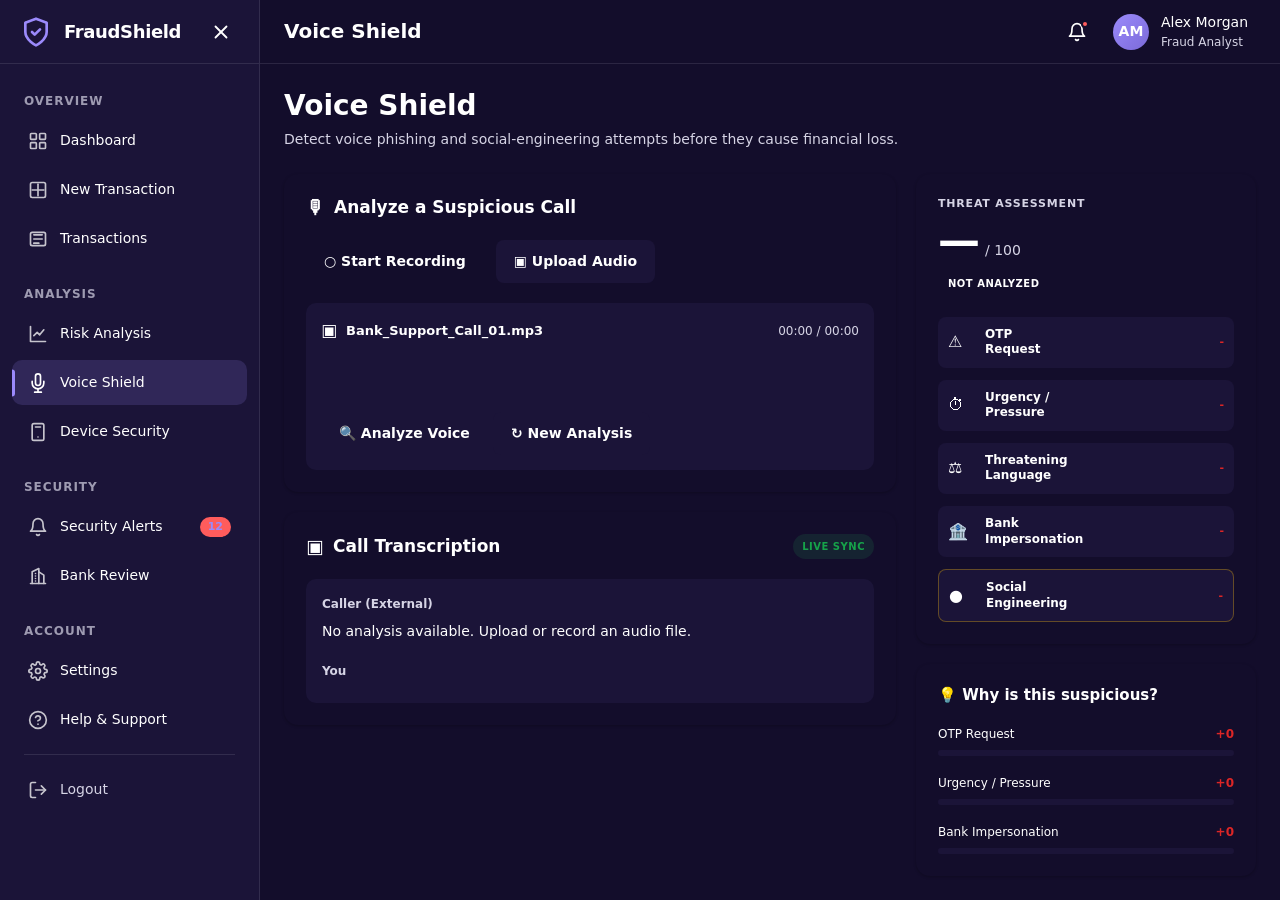
<file: pages/voice-shield.html>
<!DOCTYPE html>
<html lang="en">

<head>
    <meta charset="UTF-8">
    <meta name="viewport" content="width=device-width, initial-scale=1.0">
    <meta name="description" content="FraudShield Voice Shield — Detect voice phishing and social-engineering attempts">
    <title>FraudShield — Voice Shield</title>

    <!-- Shared styles -->
    <link rel="stylesheet" href="../css/variables.css">
    <link rel="stylesheet" href="../css/base.css">
    <link rel="stylesheet" href="../css/layout.css">
    <link rel="stylesheet" href="../css/components.css">
    <link rel="stylesheet" href="../css/responsive.css">

    <!-- Voice Shield styles -->
    <link rel="stylesheet" href="../css/voice-shield.css">
</head>

<body data-page="voice-shield" data-page-title="Voice Shield">

    <div class="app">

        <!-- Sidebar -->
        <aside class="sidebar" id="sidebar" aria-label="Main navigation">

            <div class="sidebar__brand">
                <img src="../assets/icons/shield.svg" alt="" class="sidebar__logo" width="32" height="32">

                <span class="sidebar__title">FraudShield</span>

                <button class="sidebar__close-btn" type="button" aria-label="Close navigation menu">
                    <img src="../assets/icons/close.svg" alt="" width="22" height="22">
                </button>
            </div>

            <nav class="sidebar__nav" id="sidebar-nav" aria-label="Sidebar">
                <div data-nav-render></div>
            </nav>

        </aside>

        <!-- Mobile overlay -->
        <div class="sidebar-overlay" aria-hidden="true"></div>

        <!-- Main application area -->
        <div class="app-main">

            <!-- Header -->
            <header class="header">

                <div class="header__left">

                    <button class="header__menu-btn" type="button" aria-label="Open navigation menu"
                        aria-expanded="false" aria-controls="sidebar-nav">
                        <img src="../assets/icons/menu.svg" alt="" width="22" height="22">
                    </button>

                    <h1 class="header__page-title" data-page-title-render>
                        Voice Shield
                    </h1>

                </div>

                <div class="header__right">

                    <button class="header__icon-btn header__icon-btn--has-badge" type="button"
                        aria-label="Notifications">
                        <img src="../assets/icons/bell.svg" alt="" width="20" height="20">

                        <span class="header__badge-dot" aria-hidden="true"></span>
                    </button>

                    <div class="header__user" data-header-user-render></div>

                </div>

            </header>

            <!-- Page content -->
            <main class="content">

                <div class="content__slot">

                    <!-- Voice Shield page -->
                    <section class="voice-page">

                        <!-- Page heading -->
                        <div class="voice-page__intro">

                            <h2 class="voice-page__title">
                                Voice Shield
                            </h2>

                            <p class="voice-page__description">
                                Detect voice phishing and social-engineering attempts before they cause financial loss.
                            </p>

                        </div>

                        <!-- Main Voice Shield layout -->
                        <div class="voice-dashboard">

                            <!-- Left column -->
                            <div class="voice-dashboard__main">

                                <!-- Analyze suspicious call -->
                                <section class="voice-card voice-analyzer">

                                    <div class="voice-card__header">

                                        <h3 class="voice-card__title">
                                            <span class="voice-card__icon">🎙</span>
                                            Analyze a Suspicious Call
                                        </h3>

                                    </div>

                                    <div class="voice-actions">

                                        <button type="button" class="voice-btn voice-btn--primary" id="start-recording">
                                            <span>○</span>
                                            Start Recording
                                        </button>

                                        <button type="button" class="voice-btn voice-btn--secondary" id="upload-audio">
                                            <span>▣</span>
                                            Upload Audio
                                        </button>

                                        <input type="file" id="audio-file" accept="audio/*" hidden>

                                    </div>

                                    <!-- Audio preview -->
                                    <div class="audio-preview">

                                        <div class="audio-preview__top">

                                            <div class="audio-preview__file">
                                                <span class="audio-preview__file-icon">▣</span>

                                                <span id="audio-file-name">
                                                    Bank_Support_Call_01.mp3
                                                </span>
                                            </div>

                                            <span class="audio-preview__duration" id="audio-duration">
                                                00:00 / 00:00
                                            </span>

                                        </div>

                                        <div class="audio-waveform" aria-label="Audio waveform">
                                            <span></span>
                                            <span></span>
                                            <span></span>
                                            <span></span>
                                            <span></span>
                                            <span></span>
                                            <span></span>
                                            <span></span>
                                            <span></span>
                                            <span></span>
                                            <span></span>
                                            <span></span>
                                            <span></span>
                                            <span></span>
                                            <span></span>
                                            <span></span>
                                            <span></span>
                                            <span></span>
                                            <span></span>
                                            <span></span>
                                            <span></span>
                                        </div>

                                        <button type="button" class="voice-btn voice-btn--primary" id="analyze-voice">
                                            🔍 Analyze Voice
                                        </button>

                                        <button type="button" class="voice-btn voice-btn--secondary" id="reset-voice">
                                            ↻ New Analysis
                                        </button>

                                    </div>

                                </section>

                                <!-- Call transcription -->
                                <section class="voice-card transcription-card">

                                    <div class="voice-card__header">

                                        <h3 class="voice-card__title">
                                            <span class="voice-card__icon">▣</span>
                                            Call Transcription
                                        </h3>

                                        <span class="sync-badge">
                                            LIVE SYNC
                                        </span>

                                    </div>

                                    <div class="transcription-box">

                                        <div class="transcription-speaker">
                                            Caller (External)
                                        </div>

                                        <div class="transcription-message" id="transcription-message">
                                            No analysis available. Upload or record an audio file.
                                        </div>

                                        <div class="transcription-speaker transcription-speaker--you">
                                            You
                                        </div>

                                    </div>

                                </section>

                            </div>

                            <!-- Right column -->
                            <aside class="voice-dashboard__side">

                                <!-- Threat assessment -->
                                <section class="voice-card threat-card">

                                    <p class="threat-card__label">
                                        THREAT ASSESSMENT
                                    </p>

                                    <div class="threat-score">
                                        <strong id="threat-score">—</strong>
                                        <span>/ 100</span>
                                    </div>

                                    <span class="risk-badge" id="risk-badge">
                                        NOT ANALYZED
                                    </span>

                                    <div class="threat-list">

                                        <div class="threat-item">
                                            <span class="threat-item__icon">⚠</span>
                                            <span class="threat-item__name">
                                                OTP<br>Request
                                            </span>
                                            <span class="threat-item__status" id="otp-status">
                                                -
                                            </span>
                                        </div>

                                        <div class="threat-item">
                                            <span class="threat-item__icon">⏱</span>
                                            <span class="threat-item__name">
                                                Urgency /<br>Pressure
                                            </span>
                                            <span class="threat-item__status" id="urgency-status">
                                                -
                                            </span>
                                        </div>

                                        <div class="threat-item">
                                            <span class="threat-item__icon">⚖</span>
                                            <span class="threat-item__name">
                                                Threatening<br>Language
                                            </span>
                                            <span class="threat-item__status" id="threat-status">
                                                -
                                            </span>
                                        </div>

                                        <div class="threat-item">
                                            <span class="threat-item__icon">🏦</span>
                                            <span class="threat-item__name">
                                                Bank<br>Impersonation
                                            </span>
                                            <span class="threat-item__status" id="bank-status">
                                                -
                                            </span>
                                        </div>

                                        <div class="threat-item threat-item--warning">
                                            <span class="threat-item__icon">●</span>
                                            <span class="threat-item__name">
                                                Social<br>Engineering
                                            </span>
                                            <span class="threat-item__status" id="social-status">
                                                -
                                            </span>
                                        </div>

                                    </div>

                                </section>

                                <!-- Why suspicious -->
                                <section class="voice-card suspicious-card">

                                    <h3 class="suspicious-card__title">
                                        💡 Why is this suspicious?
                                    </h3>

                                    <div class="suspicious-factor">

                                        <div class="suspicious-factor__header">
                                            <span>OTP Request</span>
                                            <strong id="otp-factor">+0</strong>
                                        </div>

                                        <div class="risk-bar">
                                            <span id="otp-risk-bar" style="width: 0%;"></span>
                                        </div>

                                    </div>

                                    <div class="suspicious-factor">

                                        <div class="suspicious-factor__header">
                                            <span>Urgency / Pressure</span>
                                            <strong id="urgency-factor">+0</strong>
                                        </div>

                                        <div class="risk-bar">
                                            <span id="urgency-risk-bar" style="width: 0%;"></span>
                                        </div>

                                    </div>

                                    <div class="suspicious-factor">

                                        <div class="suspicious-factor__header">
                                            <span>Bank Impersonation</span>
                                            <strong id="bank-factor">+0</strong>
                                        </div>

                                        <div class="risk-bar">
                                            <span id="bank-risk-bar" style="width: 0%;"></span>
                                        </div>

                                    </div>

                                </section>

                            </aside>

                        </div>

                    </section>

                </div>

            </main>

        </div>

    </div>

    <!-- Shared JavaScript -->
    <script src="../js/utils.js"></script>
    <script src="../js/mock-data.js"></script>
    <script src="../js/main.js"></script>

    <!-- Voice Shield JavaScript -->
    <script src="../js/voice-shield.js"></script>

</body>

</html>
</file>
<file: css/variables.css>
:root {
  /* Brand palette */
  --bg-primary: #130D2B;
  --sidebar: #1B1438;
  --card: #555A86;
  --accent: #9B8AFB;
  --text-primary: #FFFFFF;
  --text-secondary: #D6D4E5;
  --safe: #65E89A;
  --warning: #F4C95D;
  --high-risk: #FF5C5C;

  /* Derived surfaces */
  --bg-secondary: #1B1438;
  --bg-elevated: #555A86;
  --border-subtle: rgba(214, 212, 229, 0.12);
  --border-strong: rgba(214, 212, 229, 0.24);
  --overlay: rgba(19, 13, 43, 0.72);

  /* Accent variants */
  --accent-hover: #B0A2FC;
  --accent-muted: rgba(155, 138, 251, 0.16);
  --accent-strong: rgba(155, 138, 251, 0.32);

  /* Status backgrounds */
  --safe-bg: rgba(101, 232, 154, 0.14);
  --warning-bg: rgba(244, 201, 93, 0.14);
  --high-risk-bg: rgba(255, 92, 92, 0.14);

  /* Typography */
  --font-sans: "Segoe UI", system-ui, -apple-system, BlinkMacSystemFont, sans-serif;
  --font-mono: "Cascadia Code", "Consolas", "Courier New", monospace;

  --text-xs: 0.75rem;
  --text-sm: 0.875rem;
  --text-base: 1rem;
  --text-lg: 1.125rem;
  --text-xl: 1.25rem;
  --text-2xl: 1.5rem;
  --text-3xl: 2rem;

  --font-normal: 400;
  --font-medium: 500;
  --font-semibold: 600;
  --font-bold: 700;

  --leading-tight: 1.25;
  --leading-normal: 1.5;
  --leading-relaxed: 1.625;

  /* Spacing scale */
  --space-1: 0.25rem;
  --space-2: 0.5rem;
  --space-3: 0.75rem;
  --space-4: 1rem;
  --space-5: 1.25rem;
  --space-6: 1.5rem;
  --space-8: 2rem;
  --space-10: 2.5rem;
  --space-12: 3rem;

  /* Layout */
  --sidebar-width: 260px;
  --header-height: 64px;
  --content-max-width: 1400px;
  --radius-sm: 6px;
  --radius-md: 10px;
  --radius-lg: 14px;
  --radius-full: 9999px;

  /* Shadows */
  --shadow-sm: 0 1px 3px rgba(0, 0, 0, 0.24);
  --shadow-md: 0 8px 24px rgba(0, 0, 0, 0.28);
  --shadow-lg: 0 16px 40px rgba(0, 0, 0, 0.36);

  /* Transitions */
  --transition-fast: 150ms ease;
  --transition-base: 220ms ease;
  --transition-slow: 320ms ease;

  /* Z-index */
  --z-sidebar: 200;
  --z-header: 100;
  --z-overlay: 150;
  --z-dropdown: 300;

  /* Breakpoints (for reference in media queries) */
  --bp-sm: 480px;
  --bp-md: 768px;
  --bp-lg: 1024px;
  --bp-xl: 1280px;
}
</file>
<file: css/base.css>
*,
*::before,
*::after {
  box-sizing: border-box;
  margin: 0;
  padding: 0;
}

html {
  font-size: 16px;
  -webkit-text-size-adjust: 100%;
  scroll-behavior: smooth;
}

body {
  min-height: 100vh;
  font-family: var(--font-sans);
  font-size: var(--text-base);
  font-weight: var(--font-normal);
  line-height: var(--leading-normal);
  color: var(--text-primary);
  background-color: var(--bg-primary);
  -webkit-font-smoothing: antialiased;
  -moz-osx-font-smoothing: grayscale;
}

img,
svg {
  display: block;
  max-width: 100%;
}

a {
  color: inherit;
  text-decoration: none;
}

button,
input,
select,
textarea {
  font: inherit;
  color: inherit;
}

button {
  cursor: pointer;
  border: none;
  background: none;
}

ul,
ol {
  list-style: none;
}

table {
  border-collapse: collapse;
  width: 100%;
}

:focus-visible {
  outline: 2px solid var(--accent);
  outline-offset: 2px;
}

::selection {
  background-color: var(--accent-strong);
  color: var(--text-primary);
}

h1,
h2,
h3,
h4,
h5,
h6 {
  font-weight: var(--font-semibold);
  line-height: var(--leading-tight);
  color: var(--text-primary);
}

h1 { font-size: var(--text-3xl); }
h2 { font-size: var(--text-2xl); }
h3 { font-size: var(--text-xl); }
h4 { font-size: var(--text-lg); }

p {
  color: var(--text-secondary);
}

.text-primary { color: var(--text-primary); }
.text-secondary { color: var(--text-secondary); }
.text-accent { color: var(--accent); }
.text-safe { color: var(--safe); }
.text-warning { color: var(--warning); }
.text-high-risk { color: var(--high-risk); }

.text-xs { font-size: var(--text-xs); }
.text-sm { font-size: var(--text-sm); }
.text-lg { font-size: var(--text-lg); }

.font-medium { font-weight: var(--font-medium); }
.font-semibold { font-weight: var(--font-semibold); }
.font-bold { font-weight: var(--font-bold); }

.sr-only {
  position: absolute;
  width: 1px;
  height: 1px;
  padding: 0;
  margin: -1px;
  overflow: hidden;
  clip: rect(0, 0, 0, 0);
  white-space: nowrap;
  border: 0;
}
</file>
<file: css/layout.css>
/* Application shell */
.app {
  display: flex;
  min-height: 100vh;
  width: 100%;
  max-width: 100vw;
  overflow-x: hidden;
  background-color: var(--bg-primary);
}

/* Sidebar */
.sidebar {
  position: fixed;
  top: 0;
  left: 0;
  z-index: var(--z-sidebar);
  display: flex;
  flex-direction: column;
  width: var(--sidebar-width);
  height: 100vh;
  background-color: var(--sidebar);
  border-right: 1px solid var(--border-subtle);
  transition: transform var(--transition-base);
}

.sidebar__brand {
  display: flex;
  align-items: center;
  gap: var(--space-3);
  height: var(--header-height);
  padding: 0 var(--space-5);
  border-bottom: 1px solid var(--border-subtle);
  flex-shrink: 0;
}

.sidebar__close-btn {
  display: flex;
  align-items: center;
  justify-content: center;
  width: 36px;
  height: 36px;
  margin-left: auto;
  border-radius: var(--radius-md);
  color: var(--text-secondary);
  transition: background-color var(--transition-fast);
}

.sidebar__close-btn:hover {
  background-color: var(--accent-muted);
  color: var(--text-primary);
}

.sidebar__logo {
  width: 32px;
  height: 32px;
  flex-shrink: 0;
}

.sidebar__title {
  font-size: var(--text-lg);
  font-weight: var(--font-bold);
  color: var(--text-primary);
  letter-spacing: -0.02em;
}

.sidebar__nav {
  flex: 1;
  overflow-y: auto;
  overflow-x: hidden;
  padding: var(--space-3) var(--space-3) var(--space-6);
  scrollbar-width: thin;
  scrollbar-color: var(--border-strong) transparent;
}

.sidebar__nav::-webkit-scrollbar {
  width: 4px;
}

.sidebar__nav::-webkit-scrollbar-thumb {
  background-color: var(--border-strong);
  border-radius: var(--radius-full);
}

.sidebar__section-label {
  padding: var(--space-4) var(--space-3) var(--space-2);
  font-size: var(--text-xs);
  font-weight: var(--font-semibold);
  text-transform: uppercase;
  letter-spacing: 0.08em;
  color: var(--text-secondary);
  opacity: 0.7;
}

.sidebar__link {
  position: relative;
  display: flex;
  align-items: center;
  gap: var(--space-3);
  padding: var(--space-3) var(--space-4);
  margin-bottom: var(--space-1);
  border-radius: var(--radius-md);
  font-size: var(--text-sm);
  font-weight: var(--font-medium);
  color: #FFFFFF;
}

.sidebar__link:hover {
  background-color: rgba(155, 138, 251, 0.1);
  color: #FFFFFF;
}

.sidebar__link--active {
  background-color: var(--accent-muted);
  color: #FFFFFF;
}

.sidebar__link--active::before {
  content: "";
  position: absolute;
  left: 0;
  top: 50%;
  transform: translateY(-50%);
  width: 3px;
  height: 60%;
  border-radius: 0 var(--radius-sm) var(--radius-sm) 0;
  background-color: var(--accent);
}

.sidebar__link-icon {
  width: 20px;
  height: 20px;
  flex-shrink: 0;
  opacity: 0.85;
}

.sidebar__link--active .sidebar__link-icon {
  opacity: 1;
}

.sidebar__divider {
  height: 1px;
  margin: var(--space-3) var(--space-3);
  background-color: var(--border-subtle);
}

/* Mobile overlay */
.sidebar-overlay {
  display: none;
  position: fixed;
  inset: 0;
  z-index: var(--z-overlay);
  background-color: var(--overlay);
  opacity: 0;
  pointer-events: none;
  transition: opacity var(--transition-base);
}

.sidebar-overlay--visible {
  opacity: 1;
  pointer-events: auto;
}

/* Main area */
.app-main {
  display: flex;
  flex-direction: column;
  flex: 1;
  min-width: 0;
  width: calc(100% - var(--sidebar-width));
  margin-left: var(--sidebar-width);
  min-height: 100vh;
}

/* Header */
.header {
  position: sticky;
  top: 0;
  z-index: var(--z-header);
  display: flex;
  align-items: center;
  justify-content: space-between;
  gap: var(--space-4);
  height: var(--header-height);
  padding: 0 var(--space-6);
  background-color: var(--bg-primary);
  border-bottom: 1px solid var(--border-subtle);
}

.header__left {
  display: flex;
  align-items: center;
  gap: var(--space-4);
  min-width: 0;
}

.header__menu-btn {
  display: none;
  align-items: center;
  justify-content: center;
  width: 40px;
  height: 40px;
  border-radius: var(--radius-md);
  color: var(--text-primary);
  transition: background-color var(--transition-fast);
}

.header__menu-btn:hover {
  background-color: var(--accent-muted);
}

.header__menu-btn svg {
  width: 22px;
  height: 22px;
}

.header__page-title {
  font-size: var(--text-xl);
  font-weight: var(--font-semibold);
  color: var(--text-primary);
  white-space: nowrap;
  overflow: hidden;
  text-overflow: ellipsis;
}

.header__right {
  display: flex;
  align-items: center;
  gap: var(--space-3);
  flex-shrink: 0;
}

.header__user {
  display: flex;
  align-items: center;
  gap: var(--space-3);
  padding: var(--space-1) var(--space-2) var(--space-1) var(--space-1);
  border-radius: var(--radius-full);
  transition: background-color var(--transition-fast);
}

.header__user:hover {
  background-color: var(--accent-muted);
}

.header__user-avatar {
  display: flex;
  align-items: center;
  justify-content: center;
  width: 36px;
  height: 36px;
  border-radius: var(--radius-full);
  background: linear-gradient(135deg, var(--accent) 0%, #7B6AD9 100%);
  color: var(--text-primary);
  font-size: var(--text-sm);
  font-weight: var(--font-semibold);
  flex-shrink: 0;
}

.header__user-info {
  min-width: 0;
}

.header__user-name {
  font-size: var(--text-sm);
  font-weight: var(--font-medium);
  color: var(--text-primary);
  white-space: nowrap;
  overflow: hidden;
  text-overflow: ellipsis;
  max-width: 140px;
}

.header__user-role {
  font-size: var(--text-xs);
  color: var(--text-secondary);
  white-space: nowrap;
  overflow: hidden;
  text-overflow: ellipsis;
  max-width: 140px;
}

.header__icon-btn {
  display: flex;
  align-items: center;
  justify-content: center;
  width: 40px;
  height: 40px;
  border-radius: var(--radius-md);
  color: var(--text-secondary);
  transition:
    background-color var(--transition-fast),
    color var(--transition-fast);
}

.header__icon-btn:hover {
  background-color: var(--accent-muted);
  color: var(--text-primary);
}

.header__icon-btn svg {
  width: 20px;
  height: 20px;
}

.header__icon-btn--has-badge {
  position: relative;
}

.header__badge-dot {
  position: absolute;
  top: 8px;
  right: 8px;
  width: 8px;
  height: 8px;
  border-radius: var(--radius-full);
  background-color: var(--high-risk);
  border: 2px solid var(--bg-primary);
}

/* Main content */
.content {
  flex: 1;
  padding: var(--space-6);
  width: 100%;
  max-width: 100%;
  overflow-x: hidden;
}

.content__slot {
  width: 100%;
  max-width: var(--content-max-width);
  margin: 0 auto;
  min-height: 200px;
}

.content__header {
  margin-bottom: var(--space-6);
}

.content__title {
  margin-bottom: var(--space-2);
}

.content__subtitle {
  font-size: var(--text-sm);
  color: var(--text-secondary);
}

/* Utility layout helpers */
.stack {
  display: flex;
  flex-direction: column;
  gap: var(--space-4);
}

.stack--sm { gap: var(--space-2); }
.stack--lg { gap: var(--space-6); }

.row {
  display: flex;
  align-items: center;
  gap: var(--space-4);
}

.row--between {
  justify-content: space-between;
}

.grid {
  display: grid;
  gap: var(--space-4);
}

.grid--2 { grid-template-columns: repeat(2, 1fr); }
.grid--3 { grid-template-columns: repeat(3, 1fr); }
.grid--4 { grid-template-columns: repeat(4, 1fr); }


/* Desktop sidebar close */
@media (min-width: 769px) {

    .sidebar--closed {
        transform: translateX(-100%);
    }

    .sidebar--closed + .sidebar-overlay {
        display: none;
    }

    .sidebar--closed ~ .app-main {
        margin-left: 0;
        width: 100%;
    }

        .sidebar--closed ~ .app-main .header__menu-btn {
        display: flex;
        align-items: center;
        justify-content: center;
    }
}
</file>
<file: css/components.css>
/* Cards */
.card {
  background-color: var(--card);
  border: 1px solid var(--border-subtle);
  border-radius: var(--radius-lg);
  padding: var(--space-6);
  box-shadow: var(--shadow-sm);
}

.card--flat {
  box-shadow: none;
}

.card__header {
  display: flex;
  align-items: flex-start;
  justify-content: space-between;
  gap: var(--space-4);
  margin-bottom: var(--space-4);
}

.card__title {
  font-size: var(--text-base);
  font-weight: var(--font-semibold);
  color: var(--text-primary);
}

.card__subtitle {
  margin-top: var(--space-1);
  font-size: var(--text-sm);
  color: var(--text-secondary);
}

.card__body {
  color: var(--text-secondary);
}

.card__footer {
  display: flex;
  align-items: center;
  gap: var(--space-3);
  margin-top: var(--space-4);
  padding-top: var(--space-4);
  border-top: 1px solid var(--border-subtle);
}

/* Stat card */
.stat-card {
  background-color: var(--card);
  border: 1px solid var(--border-subtle);
  border-radius: var(--radius-lg);
  padding: var(--space-5);
}

.stat-card__label {
  font-size: var(--text-sm);
  color: var(--text-secondary);
  margin-bottom: var(--space-2);
}

.stat-card__value {
  font-size: var(--text-2xl);
  font-weight: var(--font-bold);
  color: var(--text-primary);
  line-height: 1;
}

.stat-card__change {
  display: inline-flex;
  align-items: center;
  gap: var(--space-1);
  margin-top: var(--space-3);
  font-size: var(--text-xs);
  font-weight: var(--font-medium);
}

.stat-card__change--up { color: var(--safe); }
.stat-card__change--down { color: var(--high-risk); }

/* Buttons */
.btn {
  display: inline-flex;
  align-items: center;
  justify-content: center;
  gap: var(--space-2);
  padding: var(--space-2) var(--space-4);
  border-radius: var(--radius-md);
  font-size: var(--text-sm);
  font-weight: var(--font-medium);
  line-height: 1.4;
  white-space: nowrap;
  transition:
    background-color var(--transition-fast),
    border-color var(--transition-fast),
    color var(--transition-fast),
    opacity var(--transition-fast);
}

.btn:disabled {
  opacity: 0.5;
  cursor: not-allowed;
}

.btn--primary {
  background-color: var(--accent);
  color: var(--bg-primary);
}

.btn--primary:hover:not(:disabled) {
  background-color: var(--accent-hover);
}

.btn--secondary {
  background-color: transparent;
  color: var(--text-primary);
  border: 1px solid var(--border-strong);
}

.btn--secondary:hover:not(:disabled) {
  background-color: var(--accent-muted);
  border-color: var(--accent);
}

.btn--ghost {
  background-color: transparent;
  color: var(--text-secondary);
}

.btn--ghost:hover:not(:disabled) {
  background-color: var(--accent-muted);
  color: var(--text-primary);
}

.btn--danger {
  background-color: var(--high-risk-bg);
  color: var(--high-risk);
  border: 1px solid rgba(255, 92, 92, 0.3);
}

.btn--danger:hover:not(:disabled) {
  background-color: rgba(255, 92, 92, 0.24);
}

.btn--sm {
  padding: var(--space-1) var(--space-3);
  font-size: var(--text-xs);
}

.btn--lg {
  padding: var(--space-3) var(--space-6);
  font-size: var(--text-base);
}

.btn--icon {
  padding: var(--space-2);
  width: 36px;
  height: 36px;
}

.btn-group {
  display: inline-flex;
  gap: var(--space-2);
  flex-wrap: wrap;
}

/* Badges */
.badge {
  display: inline-flex;
  align-items: center;
  gap: var(--space-1);
  padding: var(--space-1) var(--space-3);
  border-radius: var(--radius-full);
  font-size: var(--text-xs);
  font-weight: var(--font-semibold);
  line-height: 1.4;
  white-space: nowrap;
}

.badge--safe {
  background-color: var(--safe-bg);
  color: var(--safe);
}

.badge--warning {
  background-color: var(--warning-bg);
  color: var(--warning);
}

.badge--high-risk {
  background-color: var(--high-risk-bg);
  color: var(--high-risk);
}

.badge--accent {
  background-color: var(--accent-muted);
  color: var(--accent);
}

.badge--neutral {
  background-color: rgba(214, 212, 229, 0.1);
  color: var(--text-secondary);
}

.badge__dot {
  width: 6px;
  height: 6px;
  border-radius: var(--radius-full);
  background-color: currentColor;
}

/* Tables */
.table-wrapper {
  overflow-x: auto;
  border-radius: var(--radius-lg);
  border: 1px solid var(--border-subtle);
}

.table {
  width: 100%;
  font-size: var(--text-sm);
}

.table thead {
  background-color: rgba(27, 20, 56, 0.6);
}

.table th {
  padding: var(--space-3) var(--space-4);
  text-align: left;
  font-size: var(--text-xs);
  font-weight: var(--font-semibold);
  text-transform: uppercase;
  letter-spacing: 0.06em;
  color: var(--text-secondary);
  border-bottom: 1px solid var(--border-subtle);
  white-space: nowrap;
}

.table td {
  padding: var(--space-4);
  color: var(--text-primary);
  border-bottom: 1px solid var(--border-subtle);
  vertical-align: middle;
}

.table tbody tr {
  background-color: var(--card);
  transition: background-color var(--transition-fast);
}

.table tbody tr:hover {
  background-color: rgba(85, 90, 134, 0.85);
}

.table tbody tr:last-child td {
  border-bottom: none;
}

.table__cell-secondary {
  display: block;
  font-size: var(--text-xs);
  color: var(--text-secondary);
  margin-top: var(--space-1);
}

.table__actions {
  display: flex;
  align-items: center;
  gap: var(--space-2);
  justify-content: flex-end;
}

/* Forms */
.form-group {
  margin-bottom: var(--space-4);
}

.form-label {
  display: block;
  margin-bottom: var(--space-2);
  font-size: var(--text-sm);
  font-weight: var(--font-medium);
  color: var(--text-primary);
}

.form-label--required::after {
  content: " *";
  color: var(--high-risk);
}

.form-input,
.form-select,
.form-textarea {
  width: 100%;
  padding: var(--space-3) var(--space-4);
  background-color: var(--sidebar);
  border: 1px solid var(--border-subtle);
  border-radius: var(--radius-md);
  font-size: var(--text-sm);
  color: var(--text-primary);
  transition: border-color var(--transition-fast);
}

.form-input::placeholder,
.form-textarea::placeholder {
  color: var(--text-secondary);
  opacity: 0.6;
}

.form-input:focus,
.form-select:focus,
.form-textarea:focus {
  outline: none;
  border-color: var(--accent);
}

.form-input--error,
.form-select--error,
.form-textarea--error {
  border-color: var(--high-risk);
}

.form-textarea {
  min-height: 120px;
  resize: vertical;
}

.form-select {
  appearance: none;
  background-image: url("data:image/svg+xml,%3Csvg xmlns='http://www.w3.org/2000/svg' width='12' height='12' viewBox='0 0 24 24' fill='none' stroke='%23D6D4E5' stroke-width='2'%3E%3Cpath d='M6 9l6 6 6-6'/%3E%3C/svg%3E");
  background-repeat: no-repeat;
  background-position: right var(--space-3) center;
  padding-right: var(--space-10);
}

.form-hint {
  margin-top: var(--space-2);
  font-size: var(--text-xs);
  color: var(--text-secondary);
}

.form-error {
  margin-top: var(--space-2);
  font-size: var(--text-xs);
  color: var(--high-risk);
}

.form-checkbox-group {
  display: flex;
  align-items: center;
  gap: var(--space-2);
}

.form-checkbox {
  width: 18px;
  height: 18px;
  accent-color: var(--accent);
  cursor: pointer;
}

.form-row {
  display: grid;
  grid-template-columns: repeat(2, 1fr);
  gap: var(--space-4);
}

/* Input with icon */
.input-group {
  position: relative;
}

.input-group__icon {
  position: absolute;
  left: var(--space-3);
  top: 50%;
  transform: translateY(-50%);
  width: 18px;
  height: 18px;
  color: var(--text-secondary);
  pointer-events: none;
}

.input-group .form-input {
  padding-left: var(--space-10);
}

/* Empty state */
.empty-state {
  display: flex;
  flex-direction: column;
  align-items: center;
  justify-content: center;
  text-align: center;
  padding: var(--space-12) var(--space-6);
}

.empty-state__icon {
  width: 64px;
  height: 64px;
  margin-bottom: var(--space-4);
  color: var(--accent);
  opacity: 0.6;
}

.empty-state__title {
  font-size: var(--text-lg);
  font-weight: var(--font-semibold);
  color: var(--text-primary);
  margin-bottom: var(--space-2);
}

.empty-state__text {
  font-size: var(--text-sm);
  color: var(--text-secondary);
  max-width: 360px;
}

/* Divider */
.divider {
  height: 1px;
  background-color: var(--border-subtle);
  margin: var(--space-4) 0;
}

/* Alert banner */
.alert {
  display: flex;
  align-items: flex-start;
  gap: var(--space-3);
  padding: var(--space-4);
  border-radius: var(--radius-md);
  font-size: var(--text-sm);
  border: 1px solid transparent;
}

.alert--safe {
  background-color: var(--safe-bg);
  border-color: rgba(101, 232, 154, 0.3);
  color: var(--safe);
}

.alert--warning {
  background-color: var(--warning-bg);
  border-color: rgba(244, 201, 93, 0.3);
  color: var(--warning);
}

.alert--danger {
  background-color: var(--high-risk-bg);
  border-color: rgba(255, 92, 92, 0.3);
  color: var(--high-risk);
}

.alert--info {
  background-color: var(--accent-muted);
  border-color: var(--accent-strong);
  color: var(--accent);
}

.alert__content {
  flex: 1;
  color: var(--text-secondary);
}

.alert__content strong {
  display: block;
  color: var(--text-primary);
  margin-bottom: var(--space-1);
}

/* Progress bar */
.progress {
  height: 6px;
  background-color: var(--sidebar);
  border-radius: var(--radius-full);
  overflow: hidden;
}

.progress__bar {
  height: 100%;
  border-radius: var(--radius-full);
  background-color: var(--accent);
  transition: width var(--transition-slow);
}

.progress__bar--safe { background-color: var(--safe); }
.progress__bar--warning { background-color: var(--warning); }
.progress__bar--high-risk { background-color: var(--high-risk); }

/* Avatar */
.avatar {
  display: inline-flex;
  align-items: center;
  justify-content: center;
  border-radius: var(--radius-full);
  background-color: var(--accent-muted);
  color: var(--accent);
  font-weight: var(--font-semibold);
  flex-shrink: 0;
}

.avatar--sm { width: 28px; height: 28px; font-size: var(--text-xs); }
.avatar--md { width: 36px; height: 36px; font-size: var(--text-sm); }
.avatar--lg { width: 48px; height: 48px; font-size: var(--text-base); }

/* Tabs */
.tabs {
  display: flex;
  gap: var(--space-1);
  border-bottom: 1px solid var(--border-subtle);
  margin-bottom: var(--space-6);
}

.tab {
  padding: var(--space-3) var(--space-4);
  font-size: var(--text-sm);
  font-weight: var(--font-medium);
  color: var(--text-secondary);
  border-bottom: 2px solid transparent;
  margin-bottom: -1px;
  transition:
    color var(--transition-fast),
    border-color var(--transition-fast);
}

.tab:hover {
  color: var(--text-primary);
}

.tab--active {
  color: var(--accent);
  border-bottom-color: var(--accent);
}

/* Dropdown (basic) */
.dropdown {
  position: relative;
  display: inline-block;
}

.dropdown__menu {
  position: absolute;
  top: calc(100% + var(--space-2));
  right: 0;
  z-index: var(--z-dropdown);
  min-width: 180px;
  padding: var(--space-2);
  background-color: var(--sidebar);
  border: 1px solid var(--border-subtle);
  border-radius: var(--radius-md);
  box-shadow: var(--shadow-md);
  opacity: 0;
  visibility: hidden;
  transform: translateY(-4px);
  transition:
    opacity var(--transition-fast),
    transform var(--transition-fast),
    visibility var(--transition-fast);
}

.dropdown--open .dropdown__menu {
  opacity: 1;
  visibility: visible;
  transform: translateY(0);
}

.dropdown__item {
  display: block;
  width: 100%;
  padding: var(--space-2) var(--space-3);
  border-radius: var(--radius-sm);
  font-size: var(--text-sm);
  color: var(--text-secondary);
  text-align: left;
  transition: background-color var(--transition-fast);
}

.dropdown__item:hover {
  background-color: var(--accent-muted);
  color: var(--text-primary);
}

/* ── Application shell components ── */

.sidebar__nav-list {
  margin-bottom: var(--space-2);
}

.sidebar__link--logout {
  color: var(--text-secondary);
}

.sidebar__link--logout:hover {
  background-color: var(--high-risk-bg);
  color: var(--high-risk);
}

.sidebar__link--logout.sidebar__link--active {
  background-color: var(--high-risk-bg);
  color: var(--high-risk);
}

.sidebar__link--logout.sidebar__link--active::before {
  background-color: var(--high-risk);
}

.sidebar__link-badge {
  margin-left: auto;
  display: inline-flex;
  align-items: center;
  justify-content: center;
  min-width: 20px;
  height: 20px;
  padding: 0 var(--space-2);
  border-radius: var(--radius-full);
  background-color: var(--high-risk);
  color:var(--accent);
  font-size: 0.6875rem;
  font-weight: var(--font-bold);
  line-height: 1;
}

.header__icon-btn img,
.header__menu-btn img,
.sidebar__close-btn img,
.sidebar__link-icon {
  filter: none;
}

.sidebar__link:not(.sidebar__link--active) .sidebar__link-icon {
  opacity: 0.75;
}

.sidebar__link--active .sidebar__link-icon {
  opacity: 1;
}

/* =========================================================
   FRAUDSHIELD DASHBOARD
   ========================================================= */

.dashboard-stats {
  display: grid;
  grid-template-columns: repeat(4, 1fr);
  gap: var(--space-4);
  margin-bottom: var(--space-4);
}

.dashboard-card,
.dashboard-panel {
  background: #171133;
  border: 1px solid rgba(155, 138, 251, 0.28);
  border-radius: 8px;
}

.dashboard-card {
  position: relative;
  min-height: 143px;
  padding: 20px;
  overflow: hidden;
}

.dashboard-card__label {
  color: #aaa5c2;
  font-size: 10px;
  font-weight: 700;
  letter-spacing: .06em;
  margin-bottom: 10px;
}

.dashboard-card__value {
  color: #ffffff;
  font-size: 30px;
  font-weight: 700;
  line-height: 1;
}

.dashboard-card__value span {
  color: #aaa5c2;
  font-size: 12px;
  margin-left: 4px;
}

.dashboard-card__status {
  margin-top: 12px;
  font-size: 10px;
  font-weight: 600;
}

.dashboard-card__status span {
  display: inline-block;
  width: 6px;
  height: 6px;
  border-radius: 50%;
  margin-right: 5px;
}

.dashboard-card__status--warning {
  color: #f4c95d;
}

.dashboard-card__status--warning span {
  background: #f4c95d;
}

.dashboard-card__status--safe {
  color: #65e89a;
}

.dashboard-card__status--danger {
  color: #ff7777;
}

.dashboard-card__status--accent {
  color: #9b8afb;
}

.dashboard-mini-chart {
  position: absolute;
  bottom: 12px;
  right: 14px;
  width: 105px;
  height: 30px;
  border-bottom: 2px solid currentColor;
  transform: skewY(-8deg);
  opacity: .45;
}

.dashboard-mini-chart--green {
  color: #65e89a;
}

.dashboard-mini-chart--red {
  color: #ff7777;
}

.dashboard-mini-chart--purple {
  color: #9b8afb;
}


/* Middle section */

.dashboard-middle {
  display: grid;
  grid-template-columns: 1.4fr 1fr .85fr;
  gap: var(--space-4);
  margin-bottom: var(--space-4);
}

.dashboard-panel {
  padding: 18px;
}

.dashboard-panel__header {
  margin-bottom: 18px;
}

.dashboard-panel__header h2 {
  color: #ffffff;
  font-size: 17px;
  font-weight: 600;
}

.dashboard-panel__header h2 small {
  color: #aaa5c2;
  font-size: 9px;
  font-weight: 400;
}


/* Risk Distribution */

.risk-distribution__body {
  display: flex;
  align-items: center;
  gap: 22px;
}

.risk-donut {
  width: 120px;
  height: 120px;
  flex-shrink: 0;
  border-radius: 50%;
  background: conic-gradient(
    #65e89a 0deg 187deg,
    #f4c95d 187deg 306deg,
    #ff7777 306deg 360deg
  );
  padding: 8px;
}

.risk-donut__inner {
  width: 100%;
  height: 100%;
  border-radius: 50%;
  background: #171133;
}

.risk-legend {
  display: flex;
  flex-direction: column;
  gap: 13px;
  width: 100%;
}

.risk-legend__item {
  display: grid;
  grid-template-columns: 8px 1fr auto;
  align-items: center;
  gap: 7px;
  color: #ffffff;
  font-size: 11px;
}

.risk-legend__item strong {
  display: block;
}

.risk-legend__item small {
  color: #aaa5c2;
  font-size: 9px;
}

.risk-legend__item b {
  font-size: 10px;
}

.risk-dot {
  width: 7px;
  height: 7px;
  border-radius: 50%;
}

.risk-dot--safe {
  background: #65e89a;
}

.risk-dot--medium {
  background: #f4c95d;
}

.risk-dot--high {
  background: #ff7777;
}


/* Risk Trend */

.risk-chart {
  position: relative;
  height: 125px;
  margin-top: 8px;
  border-bottom: 1px solid rgba(255,255,255,.08);
}

.risk-chart__line {
  position: absolute;
  left: 5%;
  right: 3%;
  top: 42%;
  height: 50px;
  border-top: 2px solid #9b8afb;
  transform: rotate(-2deg);
  opacity: .75;
}

.risk-chart__labels {
  position: absolute;
  bottom: -16px;
  left: 0;
  right: 0;
  display: flex;
  justify-content: space-between;
  color: #77738e;
  font-size: 8px;
}


/* Risk Engine */

.engine-list {
  display: flex;
  flex-direction: column;
  gap: 16px;
}

.engine-list > div {
  display: grid;
  grid-template-columns: 18px 1fr auto;
  align-items: center;
  gap: 7px;
  color: #ddd9ed;
  font-size: 10px;
}

.engine-check {
  display: flex;
  align-items: center;
  justify-content: center;
  width: 14px;
  height: 14px;
  border: 2px solid #65e89a;
  border-radius: 50%;
  color: #65e89a;
  font-size: 8px;
}

.engine-list b {
  padding: 3px 6px;
  border-radius: 3px;
  background: rgba(101, 232, 154, .12);
  color: #65e89a;
  font-size: 7px;
}


/* Bottom */

.dashboard-bottom {
  display: grid;
  grid-template-columns: 1.65fr .7fr;
  gap: var(--space-4);
}

.risk-factors {
  min-height: 205px;
}

.risk-factor {
  margin-bottom: 15px;
}

.risk-factor > div:first-child {
  display: flex;
  justify-content: space-between;
  margin-bottom: 7px;
  color: #ddd9ed;
  font-size: 10px;
}

.risk-factor b {
  color: #ffffff;
}

.risk-bar {
  height: 5px;
  border-radius: 5px;
  background: rgba(255,255,255,.05);
  overflow: hidden;
}

.risk-bar span {
  display: block;
  height: 100%;
  border-radius: inherit;
  background: #ff9d9d;
}

.risk-bar--yellow span {
  background: #f4c95d;
}

.risk-bar--green span {
  background: #65e89a;
}


/* Protection score */

.protection-score {
  text-align: center;
}

.score-circle {
  display: flex;
  align-items: center;
  justify-content: center;
  width: 120px;
  height: 120px;
  margin: 10px auto 14px;
  border-radius: 50%;
  background: conic-gradient(
    #65e89a 0deg 281deg,
    rgba(255,255,255,.08) 281deg 360deg
  );
  padding: 10px;
}

.score-circle > div {
  display: flex;
  flex-direction: column;
  align-items: center;
  justify-content: center;
  width: 100%;
  height: 100%;
  border-radius: 50%;
  background: #171133;
}

.score-circle strong {
  color: #ffffff;
  font-size: 27px;
}

.score-circle span {
  color: #aaa5c2;
  font-size: 9px;
}

.protection-score h3 {
  color: #65e89a;
  font-size: 16px;
}

.protection-score p {
  margin-top: 5px;
  color: #65e89a;
  font-size: 9px;
}


/* Responsive */

@media (max-width: 1100px) {
  .dashboard-stats {
    grid-template-columns: repeat(2, 1fr);
  }

  .dashboard-middle {
    grid-template-columns: 1fr 1fr;
  }

  .risk-engine {
    grid-column: span 2;
  }
}

@media (max-width: 700px) {
  .dashboard-stats,
  .dashboard-middle,
  .dashboard-bottom {
    grid-template-columns: 1fr;
  }

  .risk-engine {
    grid-column: auto;
  }

  .risk-distribution__body {
    flex-direction: column;
  }
}

```css
/* =========================================================
   RISK ANALYSIS PAGE
   ========================================================= */

.risk-page {
  width: 100%;
  max-width: 1200px;
  margin: 0 auto;
}

.risk-page__heading {
  display: flex;
  align-items: flex-start;
  justify-content: space-between;
  gap: var(--space-4);
  margin-bottom: var(--space-6);
}

.risk-page__title {
  margin-bottom: var(--space-1);
  font-size: clamp(1.8rem, 3vw, 2.3rem);
}

.risk-page__transaction {
  margin: 0;
  color: var(--text-secondary);
  font-size: var(--text-sm);
}

.risk-status {
  display: inline-flex;
  align-items: center;
  padding: 7px 14px;
  border-radius: var(--radius-full);
  background: rgba(244, 201, 93, 0.12);
  color: var(--warning);
  font-size: var(--text-xs);
  font-weight: var(--font-semibold);
  white-space: nowrap;
}

/* Search */

.risk-search {
  display: flex;
  align-items: center;
  width: 240px;
  height: 38px;
  padding: 0 12px;
  border: 1px solid var(--border-strong);
  border-radius: var(--radius-md);
  background: rgba(255, 255, 255, 0.03);
}

.risk-search__icon {
  margin-right: 8px;
  font-size: 20px;
  color: var(--text-secondary);
}

.risk-search input {
  width: 100%;
  border: 0;
  outline: 0;
  background: transparent;
  color: var(--text-primary);
  font-size: var(--text-sm);
}

.risk-search input::placeholder {
  color: var(--text-secondary);
}

/* Header icons */

.risk-header-icon {
  display: flex;
  align-items: center;
  justify-content: center;
  width: 40px;
  height: 40px;
  border-radius: var(--radius-md);
  color: var(--text-secondary);
  font-size: 21px;
}

.risk-header-icon:hover {
  background: var(--accent-muted);
  color: var(--text-primary);
}

/* Main grid */

.risk-layout {
  display: grid;
  grid-template-columns: minmax(0, 1fr) 310px;
  gap: var(--space-4);
  align-items: start;
}

.risk-main-column,
.risk-side-column {
  display: flex;
  flex-direction: column;
  gap: var(--space-4);
}

/* Cards */

.risk-card {
  padding: 20px;
  border: 1px solid rgba(155, 138, 251, 0.18);
  border-radius: var(--radius-md);
  background: var(--card);
  box-shadow: var(--shadow-sm);
}

.risk-card__title {
  margin-bottom: 18px;
  font-size: var(--text-xl);
  color: var(--text-primary);
}

.risk-card__eyebrow {
  margin-bottom: 12px;
  text-align: center;
  color: var(--text-secondary);
  font-size: var(--text-xs);
  font-weight: var(--font-semibold);
  letter-spacing: 0.06em;
}

/* Transaction details */

.transaction-details {
  display: grid;
  grid-template-columns: repeat(4, 1fr);
  gap: 20px;
}

.transaction-detail {
  min-width: 0;
}

.transaction-detail__label {
  display: block;
  margin-bottom: 6px;
  color: var(--text-secondary);
  font-size: 10px;
  font-weight: var(--font-semibold);
  letter-spacing: 0.06em;
}

.transaction-detail strong {
  display: block;
  margin-bottom: 4px;
  color: var(--text-primary);
  font-size: var(--text-sm);
}

.transaction-detail small {
  display: block;
  color: var(--text-secondary);
  font-size: var(--text-xs);
}

.transaction-detail .amount {
  font-size: 1.25rem;
}

.danger-text {
  color: var(--high-risk) !important;
}

/* Behavioral analysis */

.behavior-grid {
  display: grid;
  grid-template-columns: 1fr 1fr;
  gap: 0;
}

.behavior-column {
  padding-right: 24px;
}

.behavior-column + .behavior-column {
  padding-right: 0;
  padding-left: 24px;
  border-left: 1px solid var(--border-subtle);
}

.behavior-column__title {
  margin-bottom: 16px;
  color: var(--text-secondary);
  font-size: var(--text-sm);
  font-weight: var(--font-medium);
}

.behavior-row {
  display: flex;
  align-items: center;
  justify-content: space-between;
  gap: 12px;
  padding: 7px 0;
  color: var(--text-secondary);
  font-size: var(--text-sm);
}

.behavior-row strong {
  color: var(--text-primary);
  text-align: right;
  font-weight: var(--font-semibold);
}

/* Risk score */

.risk-score-card {
  display: flex;
  flex-direction: column;
  align-items: center;
  min-height: 245px;
}

.risk-score {
  display: flex;
  align-items: center;
  justify-content: center;
  margin: 5px 0 16px;
}

.risk-score__circle {
  display: flex;
  align-items: center;
  justify-content: center;
  width: 150px;
  height: 150px;
  border-radius: 50%;
  background:
    radial-gradient(
      circle at center,
      var(--card) 57%,
      transparent 58%
    ),
    conic-gradient(
      var(--high-risk) 0deg 302deg,
      rgba(255, 255, 255, 0.08) 302deg 360deg
    );
}

.risk-score__value {
  text-align: center;
  color: var(--text-primary);
  font-size: 2rem;
  font-weight: var(--font-bold);
}

.risk-score__value span {
  display: block;
  margin-top: -3px;
  color: var(--text-secondary);
  font-size: var(--text-xs);
  font-weight: var(--font-normal);
}

.risk-level {
  padding: 7px 14px;
  border: 1px solid rgba(255, 92, 92, 0.35);
  border-radius: var(--radius-md);
  background: rgba(255, 92, 92, 0.08);
  color: var(--high-risk);
  font-size: var(--text-xs);
  font-weight: var(--font-bold);
}

/* Why risky */

.risk-reason-card__text {
  margin-bottom: 20px;
  color: var(--text-secondary);
  font-size: var(--text-sm);
  line-height: 1.6;
}

.risk-factors {
  display: flex;
  flex-direction: column;
  gap: 12px;
}

.risk-factor__header {
  display: flex;
  justify-content: space-between;
  gap: 10px;
  margin-bottom: 5px;
  color: var(--text-primary);
  font-size: var(--text-xs);
}

.risk-factor__header strong {
  color: var(--high-risk);
}

.risk-factor__bar {
  width: 100%;
  height: 5px;
  overflow: hidden;
  border-radius: var(--radius-full);
  background: rgba(255, 255, 255, 0.08);
}

.risk-factor__bar span {
  display: block;
  height: 100%;
  border-radius: inherit;
  background: var(--high-risk);
}

/* Responsive */

@media (max-width: 900px) {
  .risk-layout {
    grid-template-columns: 1fr;
  }

  .risk-side-column {
    display: grid;
    grid-template-columns: 1fr 1fr;
  }

  .transaction-details {
    grid-template-columns: repeat(2, 1fr);
  }
}

@media (max-width: 768px) {
  .risk-page__heading {
    flex-direction: column;
  }

  .risk-search {
    width: 180px;
  }

  .behavior-grid {
    grid-template-columns: 1fr;
  }

  .behavior-column {
    padding-right: 0;
    padding-bottom: 18px;
  }

  .behavior-column + .behavior-column {
    padding-left: 0;
    padding-top: 18px;
    padding-bottom: 0;
    border-top: 1px solid var(--border-subtle);
    border-left: 0;
  }

  .risk-side-column {
    grid-template-columns: 1fr;
  }
}

@media (max-width: 480px) {
  .transaction-details {
    grid-template-columns: 1fr;
  }

  .risk-card {
    padding: 16px;
  }

  .risk-search {
    width: 150px;
  }
}

.sidebar__nav img {
    filter: brightness(0) invert(1);
}

.header__menu-btn img,
.header__icon-btn img,
.sidebar__close-btn img {
    filter: brightness(0) invert(1);
}
</file>
<file: css/responsive.css>
/* Tablet */
@media (max-width: 1024px) {
  .grid--4 {
    grid-template-columns: repeat(2, 1fr);
  }

  .grid--3 {
    grid-template-columns: repeat(2, 1fr);
  }

  .form-row {
    grid-template-columns: 1fr;
  }

  .header__user-info {
    display: none;
  }

  .header__user {
    padding: var(--space-1);
  }
}

/* Mobile */
@media (max-width: 768px) {
  :root {
    --header-height: 56px;
    --sidebar-width: 280px;
  }

  html,
  body {
    overflow-x: hidden;
    max-width: 100vw;
  }

  .sidebar {
    transform: translateX(-100%);
    box-shadow: var(--shadow-lg);
  }

  .sidebar--open {
    transform: translateX(0);
  }

  .sidebar__close-btn {
    display: flex;
  }

  .sidebar-overlay {
    display: block;
  }

  .app-main {
    width: 100%;
    margin-left: 0;
  }

  .header {
    padding: 0 var(--space-4);
  }

  .header__menu-btn {
    display: flex;
  }

  .header__page-title {
    font-size: var(--text-lg);
  }

  .content {
    padding: var(--space-4);
  }

  .sidebar__link {
    min-height: 44px;
    padding: var(--space-3) var(--space-4);
  }

  .header__icon-btn,
  .header__menu-btn {
    min-width: 44px;
    min-height: 44px;
  }

  .grid--2,
  .grid--3,
  .grid--4 {
    grid-template-columns: 1fr;
  }

  .card {
    padding: var(--space-4);
  }

  .card__header {
    flex-direction: column;
    align-items: flex-start;
  }

  .table th,
  .table td {
    padding: var(--space-3);
  }

  .btn-group {
    width: 100%;
  }

  .btn-group .btn {
    flex: 1;
  }

  .tabs {
    overflow-x: auto;
    -webkit-overflow-scrolling: touch;
    scrollbar-width: none;
  }

  .tabs::-webkit-scrollbar {
    display: none;
  }

  .tab {
    white-space: nowrap;
    flex-shrink: 0;
  }

  .row {
    flex-wrap: wrap;
  }

  .row--between {
    gap: var(--space-3);
  }
}

/* Small mobile */
@media (max-width: 480px) {
  .header__user-info {
    display: none;
  }

  .stat-card__value {
    font-size: var(--text-xl);
  }

  .empty-state {
    padding: var(--space-8) var(--space-4);
  }

  .header__page-title {
    font-size: var(--text-base);
  }
}

/* Prevent body scroll when mobile sidebar is open */
body.sidebar-open {
  overflow: hidden;
  position: fixed;
  width: 100%;
}

/* Reduced motion */
@media (prefers-reduced-motion: reduce) {
  *,
  *::before,
  *::after {
    animation-duration: 0.01ms !important;
    animation-iteration-count: 1 !important;
    transition-duration: 0.01ms !important;
    scroll-behavior: auto !important;
  }
}

/* =========================================================
   DASHBOARD RESPONSIVE
   ========================================================= */

/* Tablet */
@media (max-width: 1024px) {
  .dashboard-stats {
    grid-template-columns: repeat(2, 1fr);
  }

  .dashboard-middle {
    grid-template-columns: repeat(2, 1fr);
  }

  .risk-engine {
    grid-column: span 2;
  }

  .dashboard-bottom {
    grid-template-columns: 1fr;
  }
}

/* Phone */
@media (max-width: 768px) {
  .dashboard-stats {
    grid-template-columns: 1fr;
    gap: var(--space-3);
  }

  .dashboard-middle {
    grid-template-columns: 1fr;
    gap: var(--space-3);
  }

  .dashboard-bottom {
    grid-template-columns: 1fr;
    gap: var(--space-3);
  }

  .risk-engine {
    grid-column: auto;
  }

  .dashboard-card {
    min-height: 125px;
  }

  .dashboard-panel {
    padding: 15px;
  }

  .dashboard-panel__header h2 {
    font-size: 15px;
  }

  .risk-distribution__body {
    flex-direction: row;
    justify-content: center;
  }

  .risk-donut {
    width: 105px;
    height: 105px;
  }

  .risk-chart {
    height: 115px;
  }
}

/* Small phones */
@media (max-width: 480px) {
  .dashboard-card {
    padding: 16px;
  }

  .dashboard-card__value {
    font-size: 26px;
  }

  .risk-distribution__body {
    flex-direction: column;
    align-items: center;
  }

  .risk-legend {
    width: 100%;
  }

  .dashboard-panel {
    padding: 14px;
  }

  .engine-list {
    gap: 12px;
  }

  .engine-list > div {
    font-size: 9px;
  }
}
</file>
<file: css/bank-review.css>
/* =========================================================
   FraudShield — Bank Review
   ========================================================= */

.bank-review-page {
    display: flex;
    flex-direction: column;
    gap: var(--space-5);
}


/* =========================================================
   Summary Cards
   ========================================================= */

.bank-review-stats {
    display: grid;
    grid-template-columns: repeat(3, 1fr);
    gap: var(--space-4);
}

.bank-review-card {
    padding: var(--space-5);
    border: 1px solid rgba(155, 138, 251, 0.16);
    border-radius: var(--radius-md);
    background: var(--card);
    box-shadow: var(--shadow-sm);
}

.bank-review-card__label {
    display: block;
    margin-bottom: 10px;
    font-size: var(--text-xs);
    font-weight: var(--font-semibold);
    letter-spacing: 0.06em;
    color: var(--text-secondary);
}

.bank-review-card__value {
    display: block;
    margin-bottom: 8px;
    font-size: 2rem;
    font-weight: var(--font-bold);
    color: var(--text-primary);
}

.bank-review-card__status {
    font-size: var(--text-xs);
    font-weight: var(--font-medium);
}

.bank-review-card__status--warning {
    color: var(--warning);
}

.bank-review-card__status--danger {
    color: var(--high-risk);
}

.bank-review-card__status--safe {
    color: var(--safe);
}


/* =========================================================
   Main Review Panel
   ========================================================= */

.bank-review-panel {
    overflow: hidden;
    border: 1px solid rgba(155, 138, 251, 0.16);
    border-radius: var(--radius-md);
    background: var(--card);
    box-shadow: var(--shadow-sm);
}

.bank-review-panel__header {
    display: flex;
    align-items: center;
    justify-content: space-between;
    gap: var(--space-4);
    padding: var(--space-5);
    border-bottom: 1px solid var(--border-subtle);
}

.bank-review-panel__header h3 {
    margin-bottom: 5px;
    font-size: var(--text-lg);
}

.bank-review-panel__header p {
    font-size: var(--text-sm);
}


/* =========================================================
   Filter Button
   ========================================================= */

.bank-review-filter {
    padding: 8px 16px;
    border: 1px solid rgba(155, 138, 251, 0.35);
    border-radius: var(--radius-md);
    background: var(--accent-muted);
    color: var(--text-primary);
    font-size: var(--text-sm);
    font-weight: var(--font-medium);
    cursor: pointer;
    transition:
        background-color var(--transition-fast),
        border-color var(--transition-fast);
}

.bank-review-filter:hover {
    background-color: var(--accent-strong);
    border-color: var(--accent);
}


/* =========================================================
   Table
   ========================================================= */

.bank-review-table-wrapper {
    width: 100%;
    overflow-x: auto;
}

.bank-review-table {
    width: 100%;
    min-width: 750px;
    border-collapse: collapse;
}

.bank-review-table th {
    padding: 14px 18px;
    text-align: left;
    background: rgba(19, 13, 43, 0.35);
    color: var(--text-secondary);
    font-size: var(--text-xs);
    font-weight: var(--font-semibold);
    text-transform: uppercase;
    letter-spacing: 0.05em;
}

.bank-review-table td {
    padding: 17px 18px;
    border-top: 1px solid var(--border-subtle);
    color: var(--text-primary);
    font-size: var(--text-sm);
}

.bank-review-table tbody tr {
    transition: background-color var(--transition-fast);
}

.bank-review-table tbody tr:hover {
    background-color: rgba(155, 138, 251, 0.06);
}

.bank-review-table td strong {
    display: block;
    margin-bottom: 4px;
    font-size: var(--text-sm);
    font-weight: var(--font-semibold);
}

.bank-review-table td small {
    display: block;
    color: var(--text-secondary);
    font-size: var(--text-xs);
}


/* =========================================================
   Risk Badges
   ========================================================= */

.risk-badge {
    display: inline-flex;
    align-items: center;
    justify-content: center;
    min-width: 70px;
    padding: 5px 10px;
    border-radius: var(--radius-full);
    font-size: var(--text-xs);
    font-weight: var(--font-semibold);
}

.risk-badge--high {
    background: var(--high-risk-bg);
    color: var(--high-risk);
}

.risk-badge--critical {
    background: var(--high-risk-bg);
    color: var(--high-risk);
}

.risk-badge--medium {
    background: var(--warning-bg);
    color: var(--warning);
}


/* =========================================================
   Review Status
   ========================================================= */

.review-status {
    font-size: var(--text-xs);
    font-weight: var(--font-medium);
}

.review-status--pending {
    color: var(--warning);
}

.review-status--review {
    color: var(--accent);
}


/* =========================================================
   Review Button
   ========================================================= */

.review-action {
    padding: 7px 13px;
    border: 1px solid rgba(155, 138, 251, 0.35);
    border-radius: var(--radius-md);
    background: var(--accent-muted);
    color: var(--accent);
    font-size: var(--text-xs);
    font-weight: var(--font-semibold);
    cursor: pointer;
    transition:
        background-color var(--transition-fast),
        color var(--transition-fast);
}

.review-action:hover {
    background-color: var(--accent);
    color: var(--text-primary);
}


/* =========================================================
   Review Details Overlay
   ========================================================= */

.review-details-panel {
    position: fixed;
    top: 50%;
    left: 50%;
    width: 90%;
    max-width: 600px;
    max-height: 90vh;
    overflow-y: auto;
    padding: var(--space-5);
    transform: translate(-50%, -50%);
    border: 1px solid rgba(155, 138, 251, 0.25);
    border-radius: var(--radius-md);
    background: var(--card);
    box-shadow: 0 20px 60px rgba(0, 0, 0, 0.45);
    z-index: 1000;
}


/* =========================================================
   Review Details Header
   ========================================================= */

.review-details-header {
    display: flex;
    align-items: center;
    justify-content: space-between;
    gap: var(--space-4);
    padding-bottom: var(--space-4);
    border-bottom: 1px solid var(--border-subtle);
}

.review-details-header h2 {
    margin: 0;
    color: var(--text-primary);
    font-size: var(--text-lg);
}

.close-review {
    width: 34px;
    height: 34px;
    border: none;
    border-radius: var(--radius-full);
    background: var(--accent-muted);
    color: var(--text-primary);
    font-size: 24px;
    line-height: 1;
    cursor: pointer;
    transition: background-color var(--transition-fast);
}

.close-review:hover {
    background-color: var(--accent-strong);
}


/* =========================================================
   Review Details Content
   ========================================================= */

.review-details-content {
    display: grid;
    grid-template-columns: 1fr 1fr;
    gap: var(--space-4);
    padding: var(--space-5) 0;
}

.detail-item {
    display: flex;
    flex-direction: column;
    gap: 6px;
}

.detail-item span {
    color: var(--text-secondary);
    font-size: var(--text-xs);
    font-weight: var(--font-medium);
}

.detail-item strong {
    color: var(--text-primary);
    font-size: var(--text-sm);
    font-weight: var(--font-semibold);
}

.detail-item.reason {
    grid-column: 1 / -1;
}


/* =========================================================
   Review Action Buttons
   ========================================================= */

.review-actions {
    display: flex;
    gap: var(--space-3);
    padding-top: var(--space-4);
    border-top: 1px solid var(--border-subtle);
}

.review-actions button {
    flex: 1;
    padding: 11px 14px;
    border: none;
    border-radius: var(--radius-md);
    color: white;
    font-size: var(--text-sm);
    font-weight: var(--font-semibold);
    cursor: pointer;
    transition:
        opacity var(--transition-fast),
        transform var(--transition-fast);
}

.review-actions button:hover {
    opacity: 0.85;
    transform: translateY(-1px);
}

.approve-btn {
    background: var(--safe);
}

.block-btn {
    background: var(--high-risk);
}

.pending-btn {
    background: var(--text-secondary);
}


/* =========================================================
   Tablet
   ========================================================= */

@media (max-width: 1024px) {

    .bank-review-stats {
        grid-template-columns: repeat(2, 1fr);
    }

    .bank-review-card:last-child {
        grid-column: span 2;
    }

}


/* =========================================================
   Mobile
   ========================================================= */

@media (max-width: 768px) {

    .bank-review-stats {
        grid-template-columns: 1fr;
    }

    .bank-review-card:last-child {
        grid-column: auto;
    }

    .bank-review-panel__header {
        align-items: flex-start;
        flex-direction: column;
    }

    .bank-review-filter {
        width: 100%;
    }

    .bank-review-card {
        padding: var(--space-4);
    }

    .review-details-panel {
        width: 92%;
        padding: var(--space-4);
    }

    .review-details-content {
        grid-template-columns: 1fr;
    }

    .detail-item.reason {
        grid-column: auto;
    }

    .review-actions {
        flex-direction: column;
    }

}


/* =========================================================
   Small Mobile
   ========================================================= */

@media (max-width: 480px) {

    .bank-review-card__value {
        font-size: 1.7rem;
    }

    .bank-review-panel__header {
        padding: var(--space-4);
    }

    .review-details-panel {
        width: 94%;
    }

}
</file>
<file: css/help.css>
/* ==============================
   HELP & SUPPORT
   ============================== */

.help-page {
    max-width: 1100px;
    margin: 0 auto;
}

.help-page__intro {
    margin-bottom: var(--space-6);
}

.help-page__title {
    margin-bottom: var(--space-2);
    font-size: var(--text-2xl);
    font-weight: var(--font-semibold);
    color: var(--text-primary);
}

.help-page__description {
    font-size: var(--text-sm);
    color: var(--text-secondary);
}


/* Search */

.help-search {
    display: flex;
    align-items: center;
    gap: var(--space-3);
    width: 100%;
    max-width: 650px;
    margin-bottom: var(--space-8);
    padding: var(--space-3) var(--space-4);
    background-color: var(--bg-secondary);
    border: 1px solid var(--border-subtle);
    border-radius: var(--radius-md);
}

.help-search__icon {
    font-size: 20px;
    color: var(--text-secondary);
}

.help-search input {
    width: 100%;
    border: none;
    outline: none;
    background: transparent;
    color: var(--text-primary);
    font-size: var(--text-sm);
}

.help-search input::placeholder {
    color: var(--text-secondary);
}


/* Sections */

.help-section {
    margin-bottom: var(--space-8);
}

.help-section__title {
    margin-bottom: var(--space-4);
    font-size: var(--text-lg);
    font-weight: var(--font-semibold);
    color: var(--text-primary);
}


/* Quick help */

.help-options {
    display: grid;
    grid-template-columns: repeat(2, 1fr);
    gap: var(--space-4);
}

.help-option {
    display: flex;
    align-items: center;
    gap: var(--space-4);
    width: 100%;
    padding: var(--space-5);
    text-align: left;
    background-color: var(--bg-secondary);
    border: 1px solid var(--border-subtle);
    border-radius: var(--radius-lg);
    color: var(--text-primary);
    cursor: pointer;
    transition:
        border-color var(--transition-fast),
        background-color var(--transition-fast),
        transform var(--transition-fast);
}

.help-option:hover {
    background-color: var(--accent-muted);
    border-color: var(--accent);
    transform: translateY(-2px);
}

.help-option__icon {
    display: flex;
    align-items: center;
    justify-content: center;
    width: 44px;
    height: 44px;
    flex-shrink: 0;
    border-radius: var(--radius-md);
    background-color: var(--accent-muted);
    color: var(--accent);
    font-size: 20px;
}

.help-option__content {
    display: flex;
    flex-direction: column;
    gap: var(--space-1);
}

.help-option__content strong {
    font-size: var(--text-sm);
    font-weight: var(--font-semibold);
}

.help-option__content small {
    font-size: var(--text-xs);
    color: var(--text-secondary);
}


/* FAQ */

.faq-list {
    display: flex;
    flex-direction: column;
    gap: var(--space-3);
    max-width: 900px;
}

.faq-item {
    overflow: hidden;
    background-color: var(--bg-secondary);
    border: 1px solid var(--border-subtle);
    border-radius: var(--radius-md);
}

.faq-item__question {
    display: flex;
    align-items: center;
    justify-content: space-between;
    gap: var(--space-4);
    width: 100%;
    padding: var(--space-4) var(--space-5);
    text-align: left;
    background: transparent;
    border: none;
    color: var(--text-primary);
    font-size: var(--text-sm);
    font-weight: var(--font-medium);
    cursor: pointer;
}

.faq-item__question span:last-child {
    font-size: 20px;
    color: var(--text-secondary);
}

.faq-item__answer {
    display: none;
    padding: 0 var(--space-5) var(--space-5);
    color: var(--text-secondary);
    font-size: var(--text-sm);
    line-height: 1.6;
}


/* Contact support */

.help-contact {
    display: flex;
    align-items: center;
    justify-content: space-between;
    gap: var(--space-6);
    padding: var(--space-6);
    margin-bottom: var(--space-6);
    background-color: var(--accent-muted);
    border: 1px solid var(--border-subtle);
    border-radius: var(--radius-lg);
}

.help-contact__content h3 {
    margin-bottom: var(--space-2);
    font-size: var(--text-lg);
    font-weight: var(--font-semibold);
    color: var(--text-primary);
}

.help-contact__content p {
    max-width: 650px;
    color: var(--text-secondary);
    font-size: var(--text-sm);
    line-height: 1.5;
}

.help-contact__button {
    flex-shrink: 0;
    padding: var(--space-3) var(--space-5);
    border: none;
    border-radius: var(--radius-md);
    background-color: var(--accent);
    color: #ffffff;
    font-size: var(--text-sm);
    font-weight: var(--font-semibold);
    cursor: pointer;
    transition: opacity var(--transition-fast);
}

.help-contact__button:hover {
    opacity: 0.9;
}


/* Responsive */

@media (max-width: 768px) {

    .help-options {
        grid-template-columns: 1fr;
    }

    .help-contact {
        flex-direction: column;
        align-items: flex-start;
    }

    .help-contact__button {
        width: 100%;
    }
}


.help-search__no-results {
    padding: var(--space-4);
    color: var(--text-secondary);
    font-size: var(--text-sm);
    text-align: center;
}

.help-contact__button {
    display: inline-flex;
    align-items: center;
    justify-content: center;
    text-decoration: none;
}

/* ==============================
   SUPPORT MODAL
   ============================== */

.support-modal {
    position: fixed;
    inset: 0;
    z-index: 1000;
    display: none;
    align-items: center;
    justify-content: center;
    padding: var(--space-4);
}

.support-modal.is-open {
    display: flex;
}

.support-modal__overlay {
    position: absolute;
    inset: 0;
    background: rgba(0, 0, 0, 0.5);
}

.support-modal__content {
    position: relative;
    z-index: 1;
    width: 100%;
    max-width: 520px;
    padding: var(--space-6);
    background-color: var(--bg-secondary);
    border: 1px solid var(--border-subtle);
    border-radius: var(--radius-lg);
    box-shadow: var(--shadow-lg);
}

.support-modal__content h2 {
    margin-bottom: var(--space-2);
    color: var(--text-primary);
}

.support-modal__content > p {
    margin-bottom: var(--space-5);
    color: var(--text-secondary);
    font-size: var(--text-sm);
}

.support-modal__close {
    position: absolute;
    top: var(--space-3);
    right: var(--space-3);
    border: none;
    background: transparent;
    color: var(--text-secondary);
    font-size: 24px;
    cursor: pointer;
}

.support-form__group {
    display: flex;
    flex-direction: column;
    gap: var(--space-2);
    margin-bottom: var(--space-4);
}

.support-form__group label {
    color: var(--text-primary);
    font-size: var(--text-sm);
    font-weight: var(--font-medium);
}

.support-form__group input,
.support-form__group select,
.support-form__group textarea {
    width: 100%;
    padding: var(--space-3);
    border: 1px solid var(--border-subtle);
    border-radius: var(--radius-md);
    background-color: var(--bg-primary);
    color: var(--text-primary);
    font: inherit;
    outline: none;
}

.support-form__group textarea {
    resize: vertical;
}

.support-form__group input:focus,
.support-form__group select:focus,
.support-form__group textarea:focus {
    border-color: var(--accent);
}

.support-form__submit {
    width: 100%;
    padding: var(--space-3);
    border: none;
    border-radius: var(--radius-md);
    background-color: var(--accent);
    color: #ffffff;
    font-size: var(--text-sm);
    font-weight: var(--font-semibold);
    cursor: pointer;
}

.support-form__submit:hover {
    opacity: 0.9;
}
</file>
<file: css/login.css>
/* =========================================
   FraudShield — Login Page
   ========================================= */

.login-page {
    min-height: 100vh;
    width: 100%;

    display: flex;
    flex-direction: column;
    align-items: center;
    justify-content: center;

    padding: 24px;

    background: var(--bg-primary);
}


/* =========================================
   Login Card
   ========================================= */

.login-card {
    width: 100%;
    max-width: 430px;

    padding: 40px;

    border: 1px solid var(--border-color);
    border-radius: 20px;

    background: var(--bg-secondary);

    box-shadow: var(--shadow-lg);
}


/* =========================================
   Brand
   ========================================= */

.login-brand {
    display: flex;
    align-items: center;
    justify-content: center;

    gap: 12px;

    margin-bottom: 30px;
}

.login-brand__logo {
    width: 48px;
    height: 48px;

    object-fit: contain;
}

.login-brand__title {
    margin: 0;

    font-size: 24px;
    font-weight: 700;

    color: var(--text-primary);
}

.login-brand__subtitle {
    margin: 4px 0 0;

    font-size: 12px;

    color: var(--text-secondary);
}


/* =========================================
   Login Header
   ========================================= */

.login-header {
    text-align: center;
    margin-bottom: 30px;
}

.login-header h2 {
    margin: 0 0 8px;

    font-size: 28px;
    font-weight: 700;

    color: var(--text-primary);
}

.login-header p {
    margin: 0;

    font-size: 14px;
    line-height: 1.6;

    color: var(--text-secondary);
}


/* =========================================
   Login Form
   ========================================= */

.login-form {
    display: flex;
    flex-direction: column;

    gap: 20px;
}


/* =========================================
   Form Groups
   ========================================= */

.login-form__group {
    display: flex;
    flex-direction: column;

    gap: 8px;
}

.login-form__group label {
    font-size: 14px;
    font-weight: 600;

    color: var(--text-primary);
}


/* =========================================
   Inputs
   ========================================= */

.login-form__group input {
    width: 100%;
    box-sizing: border-box;

    padding: 13px 14px;

    border: 1px solid var(--border-color);
    border-radius: 10px;

    background-color: #ffffff;
    color: #111827;

    font-size: 14px;

    outline: none;

    transition:
        border-color 0.2s ease,
        box-shadow 0.2s ease;
}

.login-form__group input::placeholder {
    color: #6b7280;
    opacity: 1;
}

.login-form__group input:focus {
    border-color: var(--accent-color);

    box-shadow:
        0 0 0 3px var(--accent-light);
}


/* =========================================
   Login Options
   ========================================= */

.login-form__options {
    display: flex;
    align-items: center;
    justify-content: space-between;

    margin-top: -4px;
}


/* Remember Me */

.login-remember {
    display: flex;
    align-items: center;

    gap: 8px;

    font-size: 13px;

    color: var(--text-secondary);

    cursor: pointer;
}

.login-remember input {
    width: 15px;
    height: 15px;

    accent-color: var(--accent-color);

    cursor: pointer;
}


/* Forgot Password */

.login-forgot {
    padding: 0;

    border: none;
    background: transparent;

    color: var(--accent-color);

    font-size: 13px;
    font-weight: 600;

    cursor: pointer;
}

.login-forgot:hover {
    text-decoration: underline;
}


/* =========================================
   Submit Button
   ========================================= */

.login-submit {
    width: 100%;

    padding: 14px;

    border: none;
    border-radius: 10px;

    background: var(--accent-color);
    color: #ffffff;

    font-size: 15px;
    font-weight: 600;

    cursor: pointer;

    transition:
        transform 0.2s ease,
        opacity 0.2s ease,
        box-shadow 0.2s ease;
}

.login-submit:hover {
    opacity: 0.92;

    box-shadow: var(--shadow-md);
}

.login-submit:active {
    transform: scale(0.98);
}


/* =========================================
   Security Message
   ========================================= */

.login-security {
    display: flex;
    align-items: flex-start;

    gap: 10px;

    margin-top: 24px;
    padding: 13px;

    border-radius: 10px;

    background: rgba(99, 102, 241, 0.08);
    border: 1px solid rgba(99, 102, 241, 0.15);
}

.login-security__icon {
    flex-shrink: 0;

    font-size: 18px;
    line-height: 1;
}

.login-security p {
    margin: 0;

    font-size: 12px;
    line-height: 1.5;

    color: var(--text-secondary);
}


/* =========================================
   Footer
   ========================================= */

.login-footer {
    margin-top: 24px;

    text-align: center;

    font-size: 12px;

    color: var(--text-muted);
}


/* =========================================
   Responsive
   ========================================= */

@media (max-width: 480px) {

    .login-page {
        padding: 16px;
    }

    .login-card {
        padding: 28px 22px;

        border-radius: 16px;
    }

    .login-brand__logo {
        width: 42px;
        height: 42px;
    }

    .login-brand__title {
        font-size: 22px;
    }

    .login-header h2 {
        font-size: 24px;
    }

    .login-form__options {
        align-items: flex-start;
        gap: 10px;
    }

}
</file>
<file: css/new-transaction.css>
/* =========================================================
   NEW TRANSACTION PAGE
   ========================================================= */

.new-transaction-page {
  width: 100%;
}

.new-transaction-panel {
  width: 100%;
  max-width: 900px;
  background: var(--color-surface, #211a3d);
  border: 1px solid rgba(255, 255, 255, 0.08);
  border-radius: 16px;
  padding: 28px;
  box-sizing: border-box;
}

.new-transaction-panel__header {
  margin-bottom: 28px;
}

.new-transaction-panel__header h3 {
  margin: 0 0 6px;
  font-size: 20px;
  font-weight: 700;
}

.new-transaction-panel__header p {
  margin: 0;
  color: rgba(255, 255, 255, 0.65);
  font-size: 14px;
}


/* ================= FORM ================= */

.new-transaction-form {
  display: flex;
  flex-direction: column;
  gap: 22px;
}

.form-row {
  display: grid;
  grid-template-columns: 1fr 1fr;
  gap: 20px;
}

.form-group {
  display: flex;
  flex-direction: column;
  gap: 8px;
  min-width: 0;
}

.form-group label {
  font-size: 14px;
  font-weight: 600;
  color: #ffffff;
}

.form-group input,
.form-group select,
.form-group textarea {
  width: 100%;
  box-sizing: border-box;
  padding: 12px 14px;

  border: 1px solid rgba(255, 255, 255, 0.12);
  border-radius: 8px;

  background: rgba(255, 255, 255, 0.05);
  color: #ffffff;

  font-family: inherit;
  font-size: 14px;

  outline: none;
  transition: border-color 0.2s ease,
              background 0.2s ease;
}

.form-group input::placeholder,
.form-group textarea::placeholder {
  color: rgba(255, 255, 255, 0.4);
}

.form-group input:focus,
.form-group select:focus,
.form-group textarea:focus {
  border-color: #9b7cff;
  background: rgba(155, 124, 255, 0.08);
}

.form-group select {
  cursor: pointer;
}

.form-group textarea {
  resize: vertical;
  min-height: 120px;
}


/* ================= ACTIONS ================= */

.new-transaction-form__actions {
  display: flex;
  justify-content: flex-end;
  gap: 12px;
  margin-top: 8px;
}

.new-transaction-form__actions .btn {
  min-height: 42px;
  padding: 0 20px;
  border-radius: 9px;
  font-weight: 600;
  cursor: pointer;
}

.new-transaction-form__actions .btn--secondary {
  background: transparent;
  border: 1px solid rgba(255, 255, 255, 0.18);
  color: #ffffff;
}

.new-transaction-form__actions .btn--primary {
  background: #9b7cff;
  border: 1px solid #9b7cff;
  color: #15102d;
}


/* ================= RESPONSIVE ================= */

@media (max-width: 700px) {

  .new-transaction-panel {
    padding: 20px;
  }

  .form-row {
    grid-template-columns: 1fr;
    gap: 22px;
  }

  .new-transaction-form__actions {
    justify-content: stretch;
  }

  .new-transaction-form__actions .btn {
    flex: 1;
  }

}
/* =========================================================
   RISK RESULT
   ========================================================= */

.transaction-risk-result {
  width: 100%;
  max-width: 900px;
  margin-top: 24px;
}

.risk-result-card {
  background: var(--color-surface, #211a3d);
  border: 1px solid rgba(255, 255, 255, 0.08);
  border-radius: 16px;
  padding: 28px;
}

.risk-result-card__header {
  display: flex;
  align-items: center;
  justify-content: space-between;
  gap: 20px;
}

.risk-result-card__label {
  display: block;
  margin-bottom: 6px;
  font-size: 11px;
  font-weight: 700;
  letter-spacing: 0.08em;
  color: rgba(255, 255, 255, 0.5);
}

.risk-result-card__header h3 {
  margin: 0;
  font-size: 20px;
}

.risk-result-badge {
  padding: 7px 14px;
  border-radius: 999px;
  font-size: 13px;
  font-weight: 700;
}

.risk-result-badge--safe {
  background: rgba(63, 190, 130, 0.15);
  color: #55d99b;
}

.risk-result-badge--medium {
  background: rgba(255, 190, 70, 0.15);
  color: #ffc35c;
}

.risk-result-badge--high {
  background: rgba(255, 82, 95, 0.15);
  color: #ff6673;
}

.risk-score {
  margin-top: 28px;
  padding: 20px;
  border-radius: 12px;
  background: rgba(255, 255, 255, 0.04);
}

.risk-score__label {
  display: block;
  margin-bottom: 5px;
  color: rgba(255, 255, 255, 0.55);
  font-size: 13px;
}

.risk-score strong {
  font-size: 32px;
}

.risk-result-details {
  display: grid;
  grid-template-columns: repeat(2, 1fr);
  gap: 16px;
  margin-top: 22px;
}

.risk-result-details div {
  display: flex;
  flex-direction: column;
  gap: 5px;
}

.risk-result-details span {
  color: rgba(255, 255, 255, 0.5);
  font-size: 12px;
}

.risk-result-details strong {
  font-size: 14px;
}

.risk-reasons {
  margin-top: 24px;
}

.risk-reasons h4 {
  margin: 0 0 10px;
  font-size: 14px;
}

.risk-reasons ul {
  margin: 0;
  padding-left: 20px;
}

.risk-reasons li {
  margin-bottom: 7px;
  color: rgba(255, 255, 255, 0.75);
  font-size: 14px;
}

@media (max-width: 600px) {

  .risk-result-details {
    grid-template-columns: 1fr;
  }

  .risk-result-card__header {
    align-items: flex-start;
    flex-direction: column;
  }

}
</file>
<file: css/security-alerts.css>
/* =========================================
   SECURITY ALERTS
========================================= */

.alerts-page {
    width: 100%;
}

.alerts-page__heading {
    margin-bottom: 24px;
}

.alerts-page__title {
    margin: 0;
    font-size: 28px;
    font-weight: 700;
}

.alerts-page__description {
    margin: 6px 0 0;
    color: var(--text-secondary);
}


/* =========================================
   SUMMARY
========================================= */

.alerts-summary {
    display: grid;
    grid-template-columns: repeat(3, 1fr);
    gap: 16px;
    margin-bottom: 24px;
}

.alert-summary-card {
    padding: 20px;
    border: 1px solid var(--border-color);
    border-radius: 12px;
    background: var(--card-bg);
}

.alert-summary-card__label {
    display: block;
    color: var(--text-secondary);
    font-size: 13px;
    margin-bottom: 8px;
}

.alert-summary-card__value {
    font-size: 26px;
}


/* =========================================
   TOOLBAR
========================================= */

.alerts-toolbar {
    display: flex;
    align-items: center;
    gap: 16px;
    margin-bottom: 20px;
}

.alerts-filters {
    display: flex;
    gap: 8px;
}

.alert-filter {
    padding: 8px 14px;
    border: 1px solid var(--border-color);
    border-radius: 8px;
    background: transparent;
    cursor: pointer;
}

.alert-filter--active {
    background: var(--primary-color);
    color: white;
}

.alerts-search {
    display: flex;
    align-items: center;
    gap: 8px;
    margin-left: auto;
    padding: 8px 12px;
    border: 1px solid var(--border-color);
    border-radius: 8px;
}

.alerts-search input {
    border: none;
    outline: none;
    background: transparent;
}

.alerts-date {
    padding: 8px 14px;
    border: 1px solid var(--border-color);
    border-radius: 8px;
    background: transparent;
}


/* =========================================
   ALERT LAYOUT
========================================= */

.alerts-layout {
    display: grid;
    grid-template-columns: minmax(0, 1fr) minmax(320px, 420px);
    gap: 20px;
    align-items: start;
}

.alerts-list {
    display: flex;
    flex-direction: column;
    gap: 12px;
}


/* =========================================
   ALERT CARD
========================================= */

.alert-card {
    padding: 18px;
    border: 1px solid var(--border-color);
    border-radius: 12px;
    background: var(--card-bg);
    cursor: pointer;
    transition: 0.2s ease;
}

.alert-card:hover {
    transform: translateY(-1px);
}

.alert-card__top {
    display: flex;
    justify-content: space-between;
    align-items: center;
    margin-bottom: 10px;
}

.alert-card__type {
    font-size: 12px;
    font-weight: 700;
}

.alert-card__time {
    font-size: 12px;
    color: var(--text-secondary);
}

.alert-card__title {
    margin: 0 0 8px;
    font-size: 17px;
}

.alert-card__description {
    margin: 0 0 14px;
    color: var(--text-secondary);
    line-height: 1.5;
}

.alert-card__meta {
    display: flex;
    gap: 16px;
    font-size: 12px;
    color: var(--text-secondary);
}


/* =========================================
   RISK TYPES
========================================= */

.alert-card--high {
    border-left: 4px solid #dc2626;
}

.alert-card--medium {
    border-left: 4px solid #f59e0b;
}

.alert-card--resolved {
    border-left: 4px solid #16a34a;
}


/* =========================================
   ALERT DETAILS
========================================= */

.alerts-details {
    padding: 22px;
    border: 1px solid var(--border-color);
    border-radius: 12px;
    background: var(--card-bg);
}

.alert-details__header {
    display: flex;
    justify-content: space-between;
    gap: 16px;
    margin-bottom: 24px;
}

.alert-details__label {
    font-size: 11px;
    font-weight: 700;
}

.alert-details__title {
    margin: 6px 0;
    font-size: 20px;
}

.alert-details__time {
    margin: 0;
    color: var(--text-secondary);
    font-size: 12px;
}

.alert-details__risk {
    font-size: 20px;
    font-weight: 700;
}

.alert-details__section {
    padding: 18px 0;
    border-top: 1px solid var(--border-color);
}

.alert-details__section h3 {
    margin: 0 0 12px;
    font-size: 15px;
}

.alert-details__section p {
    color: var(--text-secondary);
    line-height: 1.5;
}

.alert-details__grid {
    display: grid;
    grid-template-columns: repeat(2, 1fr);
    gap: 16px;
}

.alert-details__grid span {
    display: block;
    margin-bottom: 4px;
    font-size: 11px;
    color: var(--text-secondary);
}

.alert-details__grid strong {
    font-size: 13px;
}

.alert-details__reasons {
    padding-left: 18px;
    color: var(--text-secondary);
}

.alert-details__reasons li {
    margin-bottom: 8px;
}

.alert-details__recommendation {
    border-left: 3px solid #f59e0b;
    padding-left: 14px;
}

.alert-details__actions {
    display: flex;
    gap: 10px;
    padding-top: 18px;
}

.alerts-btn {
    flex: 1;
    padding: 10px 14px;
    border-radius: 8px;
    cursor: pointer;
}

.alerts-btn--primary {
    border: none;
    background: var(--primary-color);
    color: white;
}

.alerts-btn--secondary {
    border: 1px solid var(--border-color);
    background: transparent;
}

.alert-card--selected {
    outline: 2px solid var(--primary-color);
}


/* =========================================
   RESPONSIVE
========================================= */

@media (max-width: 900px) {

    .alerts-layout {
        grid-template-columns: 1fr;
    }

    .alerts-toolbar {
        flex-wrap: wrap;
    }

    .alerts-search {
        margin-left: 0;
    }
}

@media (max-width: 600px) {

    .alerts-summary {
        grid-template-columns: 1fr;
    }

    .alerts-filters {
        width: 100%;
        overflow-x: auto;
    }

    .alerts-search {
        width: 100%;
    }

    .alerts-search input {
        width: 100%;
    }

    .alert-details__grid {
        grid-template-columns: 1fr;
    }

    .alert-details__actions {
        flex-direction: column;
    }
}
</file>
<file: css/settings.css>
/* =========================================================
   FRAUDSHIELD SETTINGS PAGE
   ========================================================= */

.settings-page {
  width: 100%;
}


/* =========================================================
   PAGE HEADER
   ========================================================= */

.settings-page__header {
  margin-bottom: var(--space-6);
}

.settings-page__header .content__title {
  font-size: var(--text-2xl);
  font-weight: var(--font-semibold);
}


/* =========================================================
   SETTINGS CARD
   ========================================================= */

.settings-card {
  margin-bottom: var(--space-4);
}

.settings-card .card__header {
  margin-bottom: var(--space-5);
}


/* =========================================================
   PROFILE
   ========================================================= */

.settings-profile {
  display: flex;
  flex-direction: column;
  gap: var(--space-6);
}

.settings-profile__avatar {
  display: flex;
  align-items: center;
  gap: var(--space-4);
  padding-bottom: var(--space-5);
  border-bottom: 1px solid var(--border-subtle);
}

.settings-profile__avatar .avatar {
  background: linear-gradient(
    135deg,
    var(--accent) 0%,
    #7B6AD9 100%
  );

  color: var(--text-primary);
}

.settings-profile__avatar h4 {
  margin: 0 0 4px;
  color: var(--text-primary);
  font-size: var(--text-base);
  font-weight: var(--font-semibold);
}

.settings-profile__avatar p {
  margin: 0;
  color: var(--text-secondary);
  font-size: var(--text-sm);
}


/* =========================================================
   FORM
   ========================================================= */

.settings-profile__form {
  width: 100%;
}

.settings-profile__form .form-row {
  margin-bottom: var(--space-2);
}

.settings-profile__form .form-group {
  margin-bottom: var(--space-4);
}


/* =========================================================
   ACTIONS
   ========================================================= */

.settings-card__actions {
  display: flex;
  align-items: center;
  justify-content: flex-end;
  gap: var(--space-3);
  margin-top: var(--space-2);
}


/* =========================================================
   SETTINGS LIST
   ========================================================= */

.settings-list {
  display: flex;
  flex-direction: column;
}

.settings-row {
  display: flex;
  align-items: center;
  gap: var(--space-4);
  min-height: 72px;
  padding: var(--space-4) 0;
  border-bottom: 1px solid var(--border-subtle);
}

.settings-row:first-child {
  padding-top: 0;
}

.settings-row:last-child {
  padding-bottom: 0;
  border-bottom: none;
}


/* =========================================================
   SETTINGS ICON
   ========================================================= */

.settings-row__icon {
  display: flex;
  align-items: center;
  justify-content: center;

  width: 40px;
  height: 40px;

  flex-shrink: 0;

  border-radius: var(--radius-md);

  background-color: var(--accent-muted);
  color: var(--accent);
}

.settings-row__icon svg {
  width: 20px;
  height: 20px;
}


/* =========================================================
   SETTINGS CONTENT
   ========================================================= */

.settings-row__content {
  flex: 1;
  min-width: 0;
}

.settings-row__content strong {
  display: block;
  margin-bottom: 4px;

  color: var(--text-primary);

  font-size: var(--text-sm);
  font-weight: var(--font-semibold);
}

.settings-row__content span {
  display: block;

  color: var(--text-secondary);

  font-size: var(--text-xs);
  line-height: 1.5;
}


/* =========================================================
   TOGGLE
   ========================================================= */

.toggle {
  position: relative;

  display: inline-flex;

  width: 44px;
  height: 24px;

  flex-shrink: 0;

  cursor: pointer;
}

.toggle input {
  position: absolute;

  width: 1px;
  height: 1px;

  opacity: 0;
  pointer-events: none;
}

.toggle__slider {
  position: absolute;
  inset: 0;

  border-radius: var(--radius-full);

  background-color: var(--border-strong);

  transition:
    background-color var(--transition-fast),
    box-shadow var(--transition-fast);
}

.toggle__slider::before {
  content: "";

  position: absolute;

  width: 18px;
  height: 18px;

  left: 3px;
  top: 3px;

  border-radius: 50%;

  background-color: var(--text-primary);

  box-shadow: var(--shadow-sm);

  transition: transform var(--transition-fast);
}

.toggle input:checked + .toggle__slider {
  background-color: var(--accent);
}

.toggle input:checked + .toggle__slider::before {
  transform: translateX(20px);
}

.toggle input:focus-visible + .toggle__slider {
  box-shadow: 0 0 0 3px var(--accent-muted);
}


/* =========================================================
   APPEARANCE
   ========================================================= */

.settings-appearance {
  width: 100%;
}

.settings-theme-select {
  width: 150px;
  flex-shrink: 0;
}


/* =========================================================
   DANGER ZONE
   ========================================================= */

.settings-card--danger {
  border-color: rgba(255, 92, 92, 0.28);
}

.settings-card--danger .card__title {
  color: var(--high-risk);
}

.settings-danger {
  display: flex;
  align-items: center;
  justify-content: space-between;
  gap: var(--space-6);
}

.settings-danger strong {
  display: block;

  margin-bottom: var(--space-2);

  color: var(--text-primary);

  font-size: var(--text-sm);
  font-weight: var(--font-semibold);
}

.settings-danger p {
  max-width: 650px;

  margin: 0;

  color: var(--text-secondary);

  font-size: var(--text-xs);
  line-height: 1.6;
}


/* =========================================================
   TOAST
   ========================================================= */

.settings-toast {
  position: fixed;

  right: var(--space-6);
  bottom: var(--space-6);

  z-index: 1000;

  min-width: 260px;

  padding: var(--space-3) var(--space-4);

  border: 1px solid var(--border-subtle);
  border-radius: var(--radius-md);

  background-color: var(--card);

  color: var(--text-primary);

  box-shadow: var(--shadow-md);

  font-size: var(--text-sm);

  opacity: 0;
  visibility: hidden;

  transform: translateY(10px);

  transition:
    opacity var(--transition-fast),
    transform var(--transition-fast),
    visibility var(--transition-fast);
}

.settings-toast--visible {
  opacity: 1;
  visibility: visible;
  transform: translateY(0);
}


/* =========================================================
   PASSWORD MODAL
   ========================================================= */

.settings-modal {
  position: fixed;
  inset: 0;

  z-index: 2000;

  display: flex;
  align-items: center;
  justify-content: center;

  padding: var(--space-6);

  background-color: rgba(7, 4, 20, 0.72);

  opacity: 0;
  visibility: hidden;

  transition:
    opacity var(--transition-fast),
    visibility var(--transition-fast);
}

.settings-modal--visible {
  opacity: 1;
  visibility: visible;
}

.settings-modal__box {
  width: 100%;
  max-width: 460px;

  padding: var(--space-6);

  background-color: var(--card);

  border: 1px solid var(--border-subtle);
  border-radius: var(--radius-lg);

  box-shadow: var(--shadow-md);

  transform: translateY(8px);

  transition: transform var(--transition-fast);
}

.settings-modal--visible .settings-modal__box {
  transform: translateY(0);
}

.settings-modal__header {
  display: flex;
  align-items: flex-start;
  justify-content: space-between;
  gap: var(--space-4);

  margin-bottom: var(--space-5);
}

.settings-modal__title {
  color: var(--text-primary);

  font-size: var(--text-lg);
  font-weight: var(--font-semibold);
}

.settings-modal__subtitle {
  margin-top: var(--space-1);

  color: var(--text-secondary);

  font-size: var(--text-sm);
}

.settings-modal__close {
  display: flex;
  align-items: center;
  justify-content: center;

  width: 32px;
  height: 32px;

  border-radius: var(--radius-md);

  color: var(--text-secondary);

  font-size: 20px;

  transition:
    background-color var(--transition-fast),
    color var(--transition-fast);
}

.settings-modal__close:hover {
  background-color: var(--accent-muted);
  color: var(--text-primary);
}

.settings-modal__actions {
  display: flex;
  justify-content: flex-end;
  gap: var(--space-3);

  margin-top: var(--space-5);
}


/* =========================================================
   RESPONSIVE
   ========================================================= */

@media (max-width: 768px) {

  .settings-row {
    align-items: flex-start;
  }

  .settings-danger {
    flex-direction: column;
    align-items: flex-start;
  }

  .settings-danger .btn {
    width: 100%;
  }

  .settings-theme-select {
    width: 130px;
  }

}


@media (max-width: 600px) {

  .settings-page__header .content__title {
    font-size: var(--text-xl);
  }

  .settings-profile__avatar {
    align-items: flex-start;
  }

  .settings-profile__form .form-row {
    grid-template-columns: 1fr;
  }

  .settings-row {
    flex-wrap: wrap;
  }

  .settings-row__content {
    min-width: calc(100% - 56px);
  }

  .settings-row > .toggle,
  .settings-row > .btn,
  .settings-row > .form-select {
    margin-left: 56px;
  }

  .settings-card__actions {
    flex-direction: column-reverse;
    align-items: stretch;
  }

  .settings-card__actions .btn {
    width: 100%;
  }

  .settings-toast {
    left: var(--space-4);
    right: var(--space-4);
    bottom: var(--space-4);
    min-width: 0;
  }

}


@media (max-width: 420px) {

  .settings-card {
    padding: var(--space-4);
  }

  .settings-row__icon {
    width: 36px;
    height: 36px;
  }

  .settings-row__icon svg {
    width: 18px;
    height: 18px;
  }

  .settings-theme-select {
    width: 100%;
  }

}
/* =========================================================
   ACTIVE SETTINGS SIDEBAR LINK
   ========================================================= */

.sidebar__link.sidebar__link--active {
  position: relative;
  background-color: var(--accent-muted);
  color: #FFFFFF;
}

.sidebar__link.sidebar__link--active::before {
  content: "";
  position: absolute;
  left: 0;
  top: 50%;
  transform: translateY(-50%);
  width: 3px;
  height: 60%;
  border-radius: 0 var(--radius-sm) var(--radius-sm) 0;
  background-color: var(--accent);
}

.sidebar__link.sidebar__link--active .sidebar__link-icon {
  color: #FFFFFF;
  opacity: 1;
}
</file>
<file: css/voice-shield.css>
/* =========================================================
   VOICE SHIELD
   ========================================================= */

.voice-page {
  width: 100%;
}

.voice-page__intro {
  margin-bottom: 24px;
}

.voice-page__title {
  margin: 0 0 6px;
  font-size: 28px;
  font-weight: 700;
}

.voice-page__description {
  margin: 0;
  color: var(--text-secondary);
  font-size: 14px;
}


/* =========================================================
   MAIN DASHBOARD
   ========================================================= */

.voice-dashboard {
  display: grid;
  grid-template-columns: minmax(0, 1fr) 340px;
  gap: 20px;
  align-items: start;
}

.voice-dashboard__main,
.voice-dashboard__side {
  display: flex;
  flex-direction: column;
  gap: 20px;
}


/* =========================================================
   VOICE CARD
   ========================================================= */

.voice-card {
  background: var(--bg-card);
  border: 1px solid var(--border-color);
  border-radius: 14px;
  padding: 22px;
  box-shadow: var(--shadow-sm);
}

.voice-card__header {
  display: flex;
  align-items: center;
  justify-content: space-between;
  gap: 12px;
  margin-bottom: 20px;
}

.voice-card__title {
  display: flex;
  align-items: center;
  gap: 9px;
  margin: 0;
  font-size: 17px;
  font-weight: 650;
}

.voice-card__icon {
  font-size: 19px;
}


/* =========================================================
   VOICE ACTIONS
   ========================================================= */

.voice-actions {
  display: flex;
  gap: 12px;
  margin-bottom: 20px;
}

.voice-btn {
  border: none;
  border-radius: 8px;
  padding: 11px 18px;
  font-size: 14px;
  font-weight: 600;
  cursor: pointer;
  transition: 0.2s ease;
}

.voice-btn:hover {
  transform: translateY(-1px);
}

.voice-btn--primary {
  background: var(--primary-color);
  color: #fff;
}

.voice-btn--secondary {
  background: var(--bg-secondary);
  color: var(--text-primary);
  border: 1px solid var(--border-color);
}


/* =========================================================
   AUDIO PREVIEW
   ========================================================= */

.audio-preview {
  padding: 15px;
  border-radius: 10px;
  background: var(--bg-secondary);
  border: 1px solid var(--border-color);
}

.audio-preview__top {
  display: flex;
  align-items: center;
  justify-content: space-between;
  gap: 12px;
  margin-bottom: 14px;
}

.audio-preview__file {
  display: flex;
  align-items: center;
  gap: 9px;
  min-width: 0;
}

.audio-preview__file-icon {
  font-size: 17px;
}

#audio-file-name {
  overflow: hidden;
  text-overflow: ellipsis;
  white-space: nowrap;
  font-size: 13px;
  font-weight: 600;
}

.audio-preview__duration {
  font-size: 12px;
  color: var(--text-secondary);
  white-space: nowrap;
}


/* =========================================================
   WAVEFORM
   ========================================================= */

.audio-waveform {
  height: 55px;
  display: flex;
  align-items: center;
  justify-content: center;
  gap: 4px;
}

.audio-waveform span {
  width: 4px;
  border-radius: 5px;
  background: var(--primary-color);
}

.audio-waveform span:nth-child(1)  { height: 18px; }
.audio-waveform span:nth-child(2)  { height: 28px; }
.audio-waveform span:nth-child(3)  { height: 38px; }
.audio-waveform span:nth-child(4)  { height: 25px; }
.audio-waveform span:nth-child(5)  { height: 45px; }
.audio-waveform span:nth-child(6)  { height: 32px; }
.audio-waveform span:nth-child(7)  { height: 50px; }
.audio-waveform span:nth-child(8)  { height: 36px; }
.audio-waveform span:nth-child(9)  { height: 44px; }
.audio-waveform span:nth-child(10) { height: 28px; }
.audio-waveform span:nth-child(11) { height: 48px; }
.audio-waveform span:nth-child(12) { height: 35px; }
.audio-waveform span:nth-child(13) { height: 42px; }
.audio-waveform span:nth-child(14) { height: 24px; }
.audio-waveform span:nth-child(15) { height: 38px; }
.audio-waveform span:nth-child(16) { height: 50px; }
.audio-waveform span:nth-child(17) { height: 31px; }
.audio-waveform span:nth-child(18) { height: 44px; }
.audio-waveform span:nth-child(19) { height: 27px; }
.audio-waveform span:nth-child(20) { height: 36px; }


/* =========================================================
   TRANSCRIPTION
   ========================================================= */

.sync-badge {
  padding: 5px 9px;
  border-radius: 20px;
  font-size: 10px;
  font-weight: 700;
  letter-spacing: 0.5px;
  background: rgba(34, 197, 94, 0.12);
  color: #16a34a;
}

.transcription-box {
  padding: 16px;
  border-radius: 10px;
  background: var(--bg-secondary);
  border: 1px solid var(--border-color);
}

.transcription-speaker {
  margin-bottom: 7px;
  font-size: 12px;
  font-weight: 700;
  color: var(--text-secondary);
}

.transcription-speaker--you {
  margin-top: 18px;
}

.transcription-message {
  font-size: 14px;
  line-height: 1.7;
  color: var(--text-primary);
}

.transcription-highlight {
  padding: 2px 5px;
  border-radius: 4px;
  background: rgba(239, 68, 68, 0.12);
  color: #dc2626;
  font-weight: 600;
}


/* =========================================================
   THREAT ASSESSMENT
   ========================================================= */

.threat-card__label {
  margin: 0 0 7px;
  font-size: 11px;
  font-weight: 700;
  letter-spacing: 0.8px;
  color: var(--text-secondary);
}

.threat-score {
  display: flex;
  align-items: baseline;
  gap: 5px;
  margin-bottom: 8px;
}

.threat-score strong {
  font-size: 42px;
  line-height: 1;
}

.threat-score span {
  color: var(--text-secondary);
  font-size: 14px;
}

.risk-badge {
  display: inline-block;
  padding: 6px 10px;
  border-radius: 20px;
  font-size: 10px;
  font-weight: 800;
  letter-spacing: 0.5px;
}

.risk-badge--critical {
  background: rgba(239, 68, 68, 0.12);
  color: #dc2626;
}

.risk-badge--low {
  background: rgba(34, 197, 94, 0.12);
  color: #16a34a;
}

.risk-badge--medium {
  background: rgba(234, 179, 8, 0.12);
  color: #ca8a04;
}


/* =========================================================
   THREAT LIST
   ========================================================= */

.threat-list {
  display: flex;
  flex-direction: column;
  gap: 12px;
  margin-top: 20px;
}

.threat-item {
  display: grid;
  grid-template-columns: 28px 1fr auto;
  align-items: center;
  gap: 9px;
  padding: 10px;
  border-radius: 8px;
  background: var(--bg-secondary);
}

.threat-item__icon {
  font-size: 16px;
}

.threat-item__name {
  font-size: 12px;
  line-height: 1.3;
  font-weight: 600;
}

.threat-item__status {
  font-size: 11px;
  font-weight: 700;
  color: #dc2626;
}

.threat-item--warning {
  border: 1px solid rgba(234, 179, 8, 0.35);
}


/* =========================================================
   WHY SUSPICIOUS
   ========================================================= */

.suspicious-card__title {
  margin: 0 0 20px;
  font-size: 15px;
}

.suspicious-factor {
  margin-bottom: 18px;
}

.suspicious-factor:last-child {
  margin-bottom: 0;
}

.suspicious-factor__header {
  display: flex;
  justify-content: space-between;
  margin-bottom: 7px;
  font-size: 12px;
}

.suspicious-factor__header strong {
  color: #dc2626;
}

.risk-bar {
  height: 6px;
  overflow: hidden;
  border-radius: 10px;
  background: var(--bg-secondary);
}

.risk-bar span {
  display: block;
  height: 100%;
  border-radius: inherit;
  background: var(--primary-color);
}


/* =========================================================
   RESPONSIVE
   ========================================================= */

@media (max-width: 1000px) {

  .voice-dashboard {
    grid-template-columns: 1fr;
  }

}

@media (max-width: 600px) {

  .voice-card {
    padding: 17px;
  }

  .voice-actions {
    flex-direction: column;
  }

  .voice-btn {
    width: 100%;
  }

  .audio-preview__top {
    align-items: flex-start;
    flex-direction: column;
  }

  .threat-item {
    grid-template-columns: 25px 1fr auto;
  }

}
</file>
